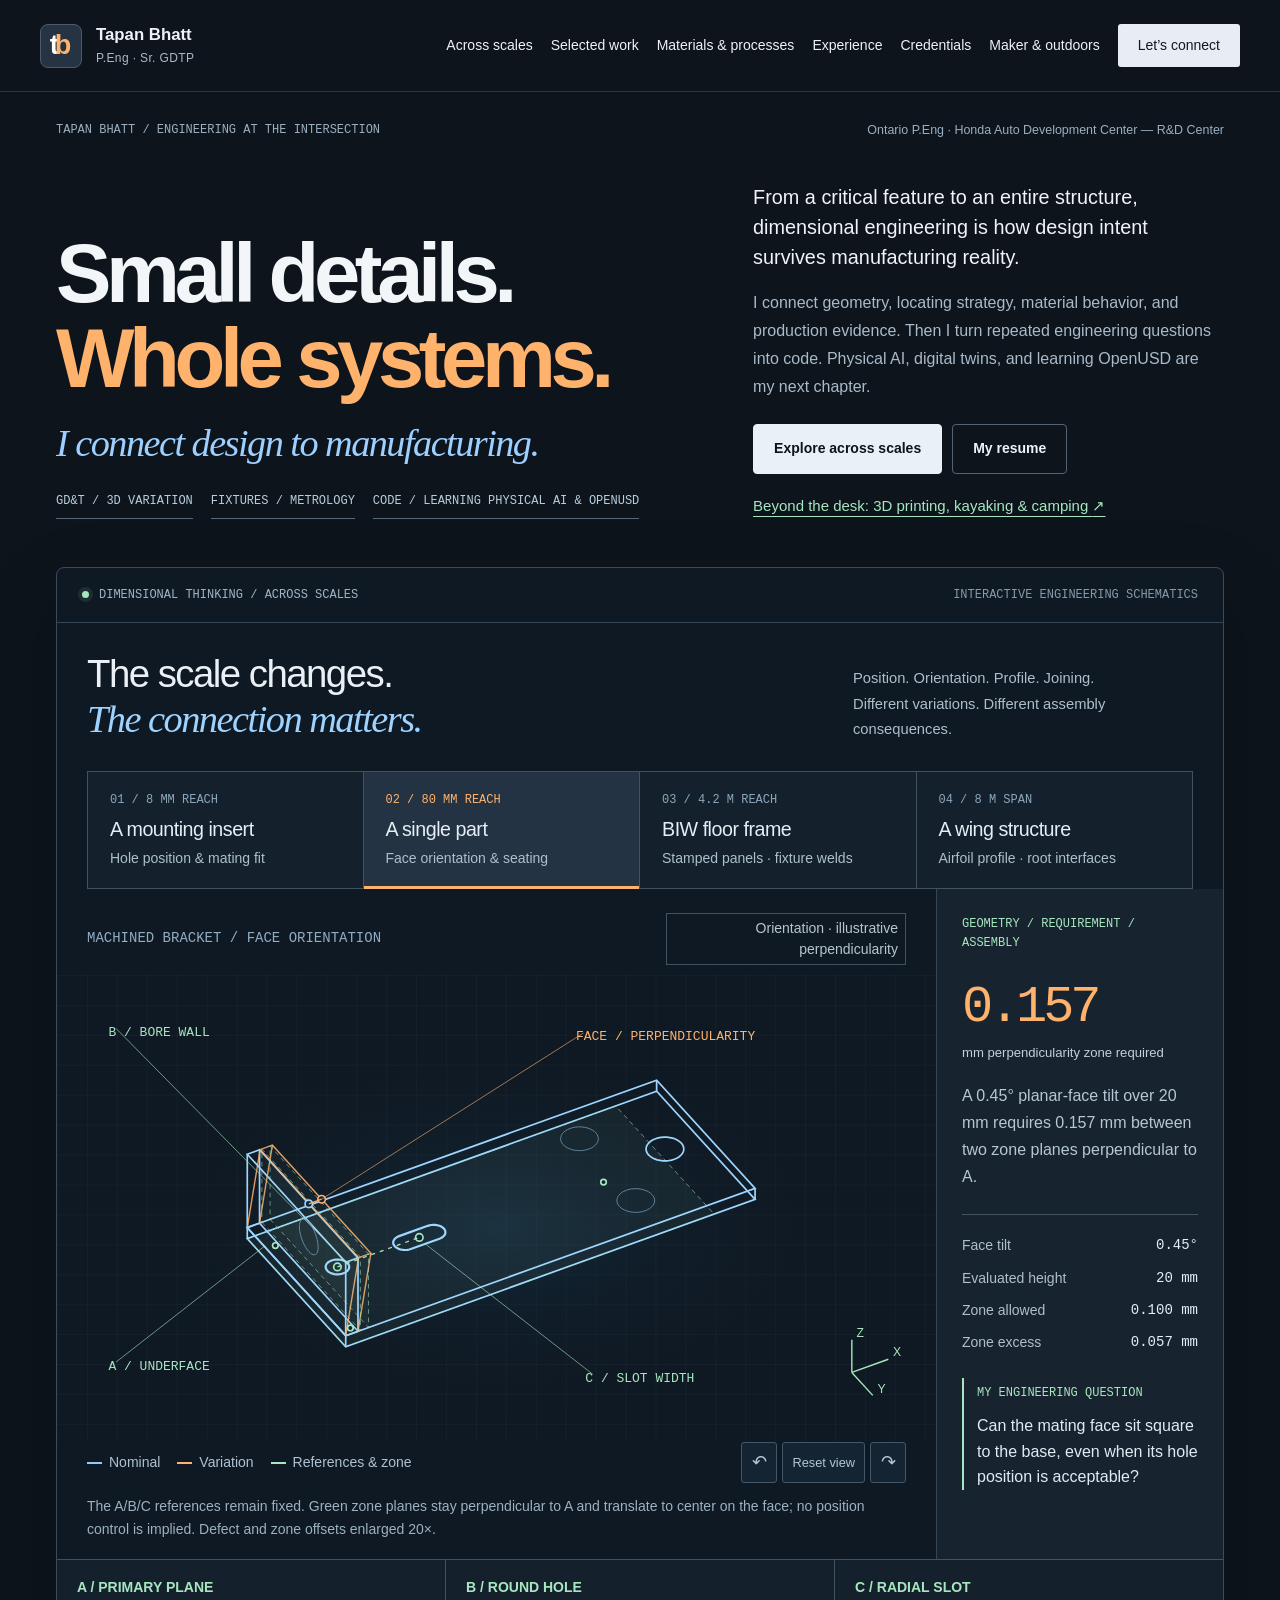
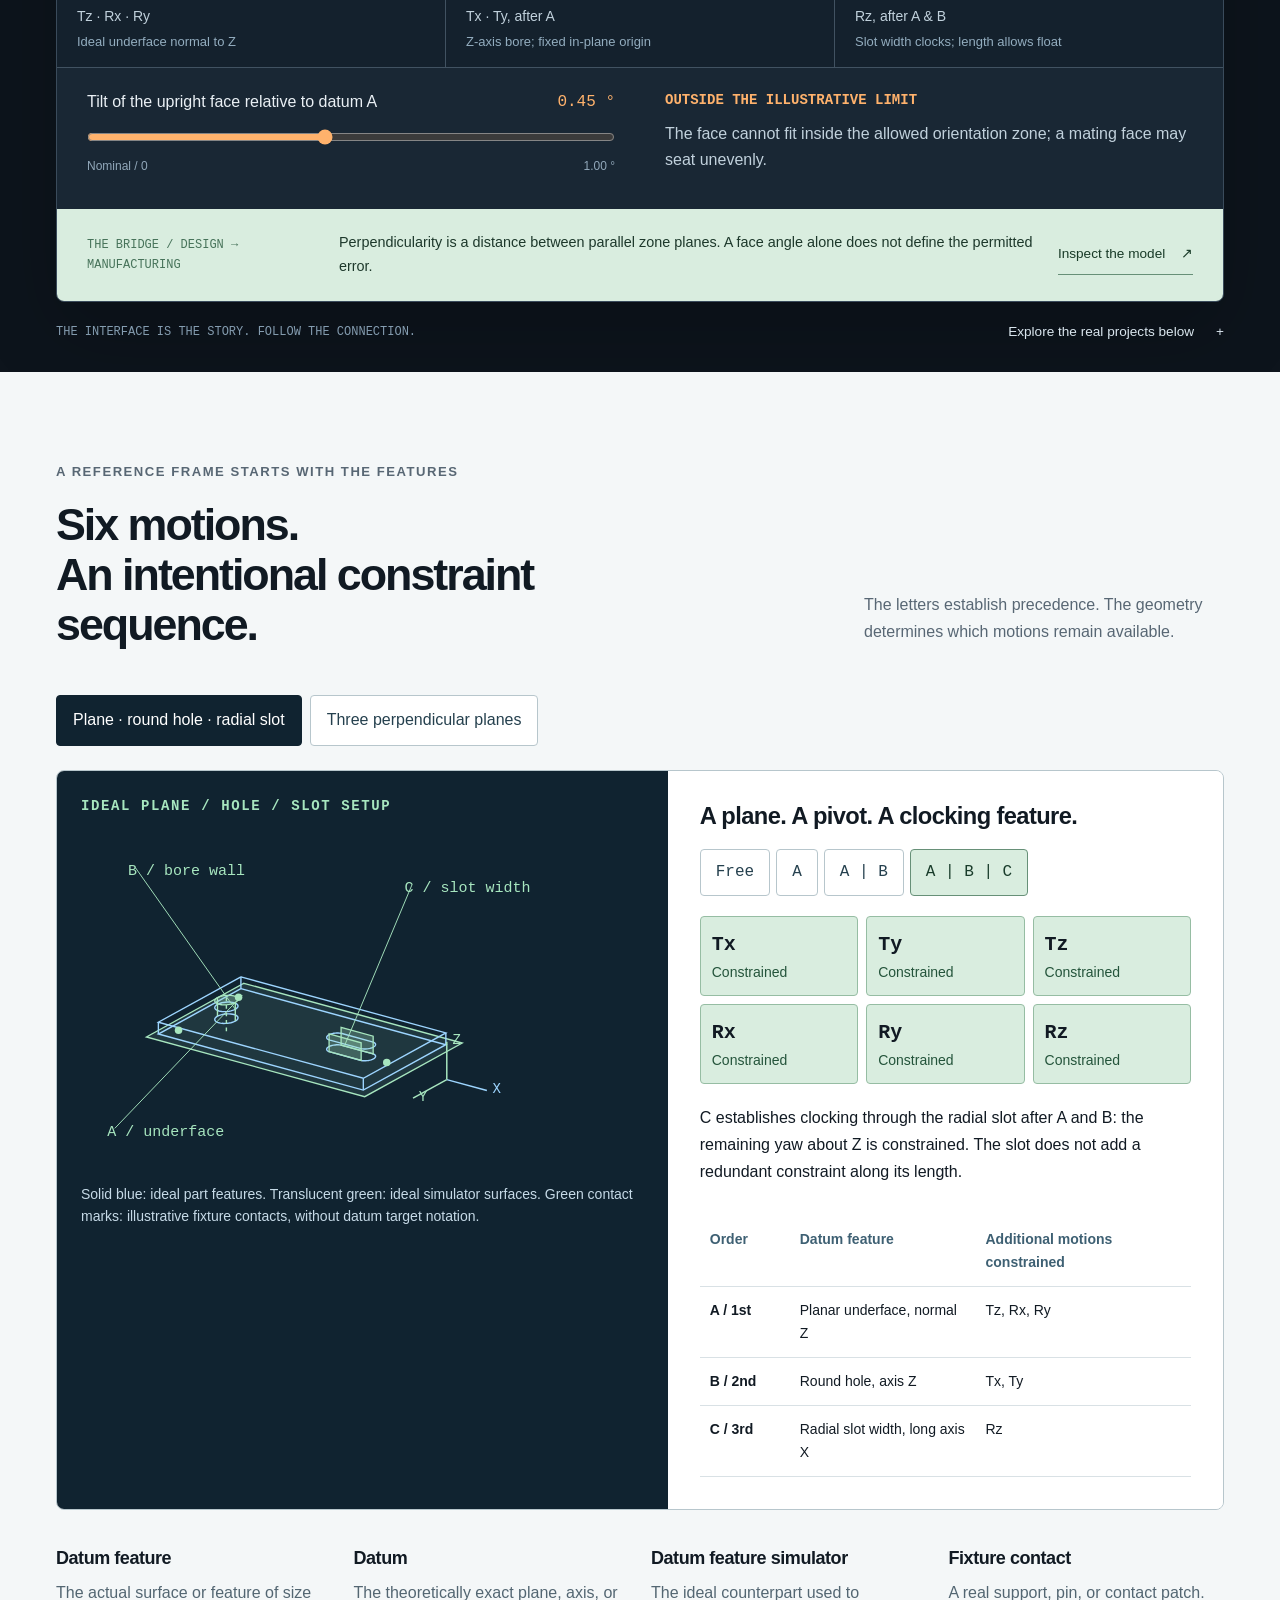
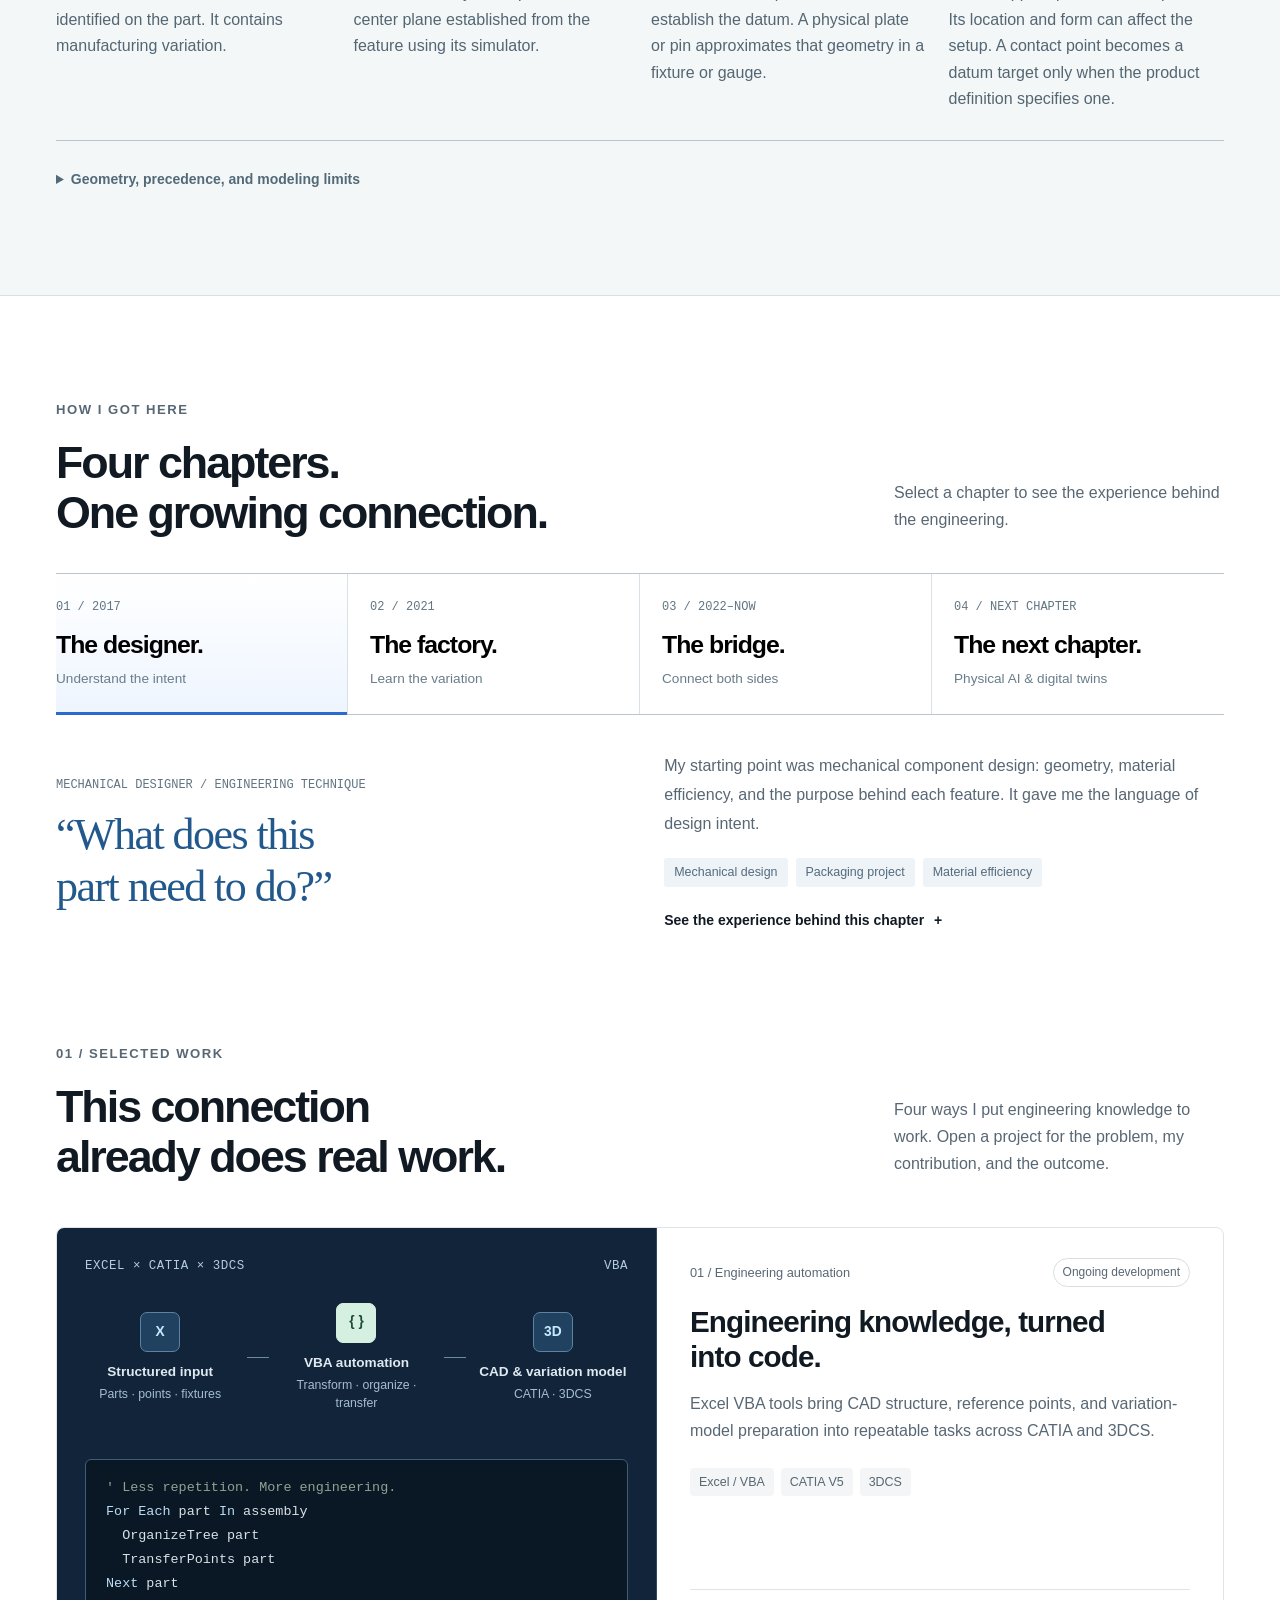
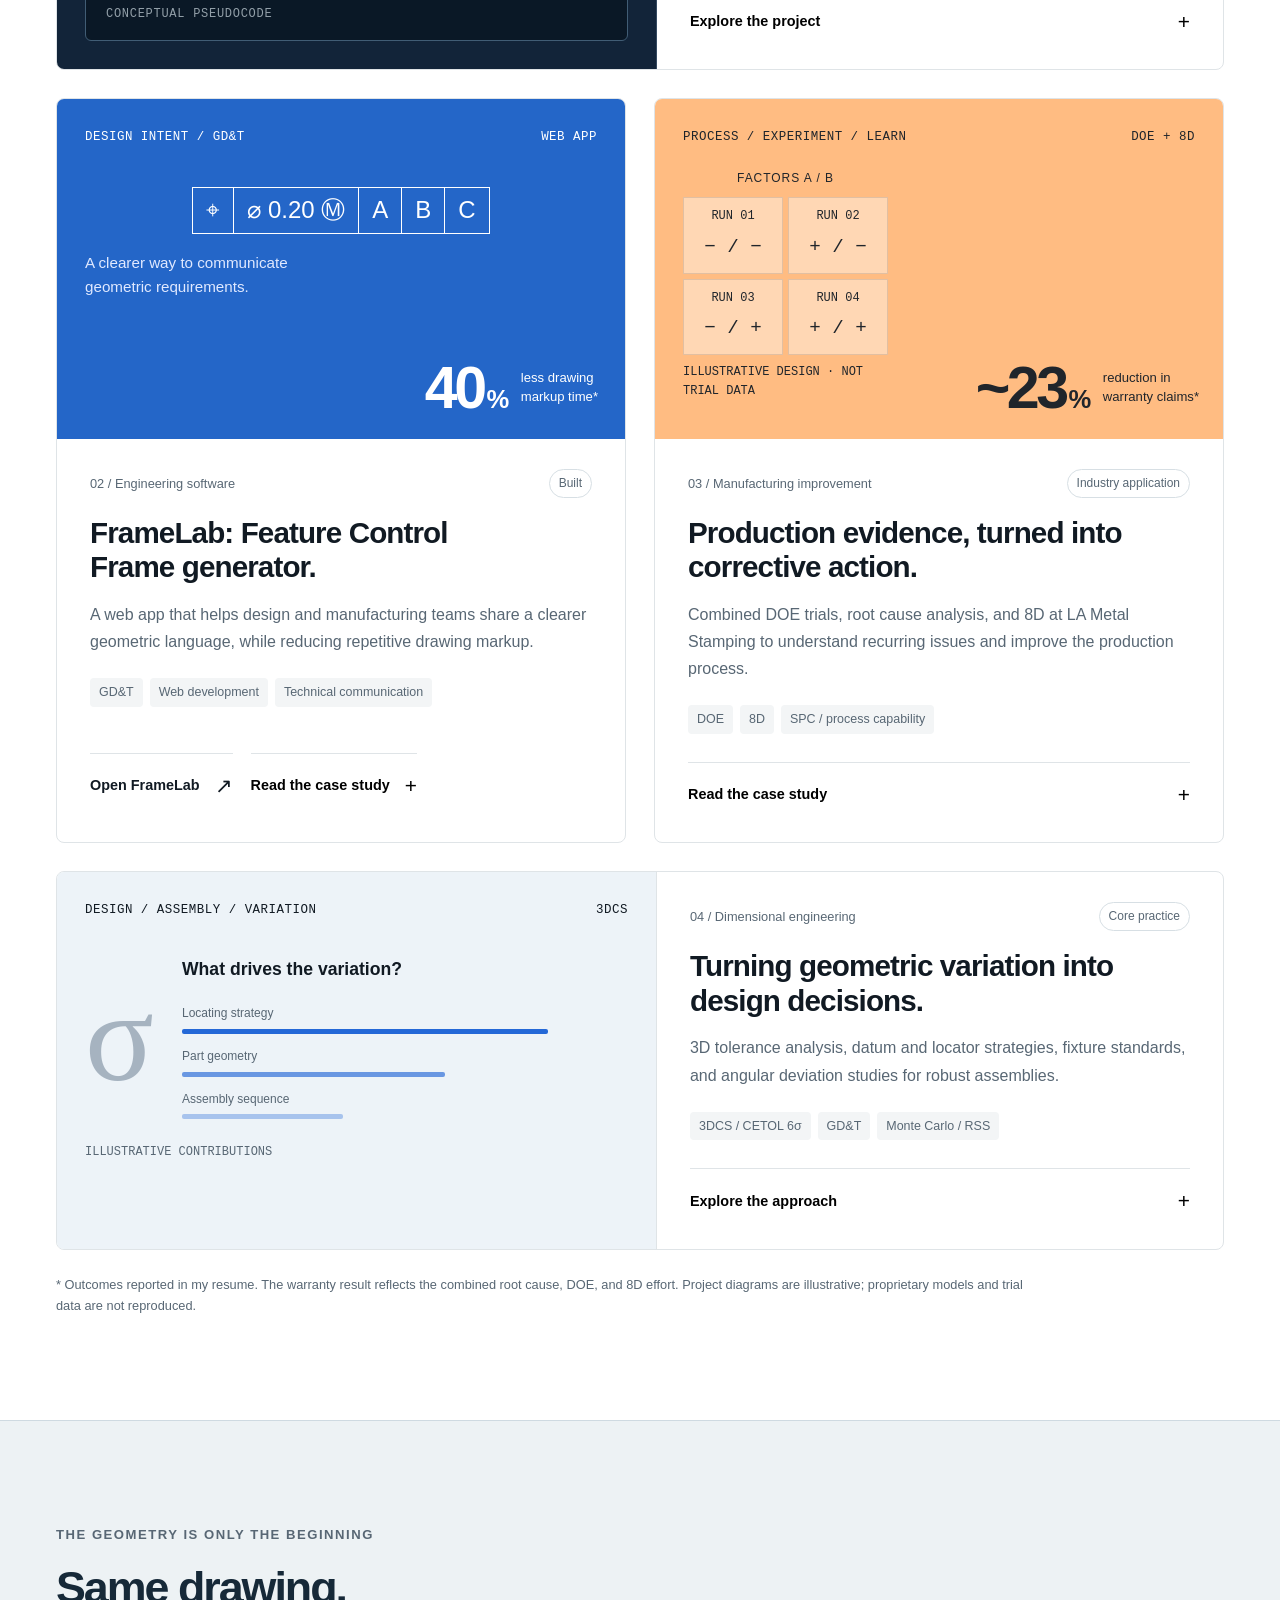
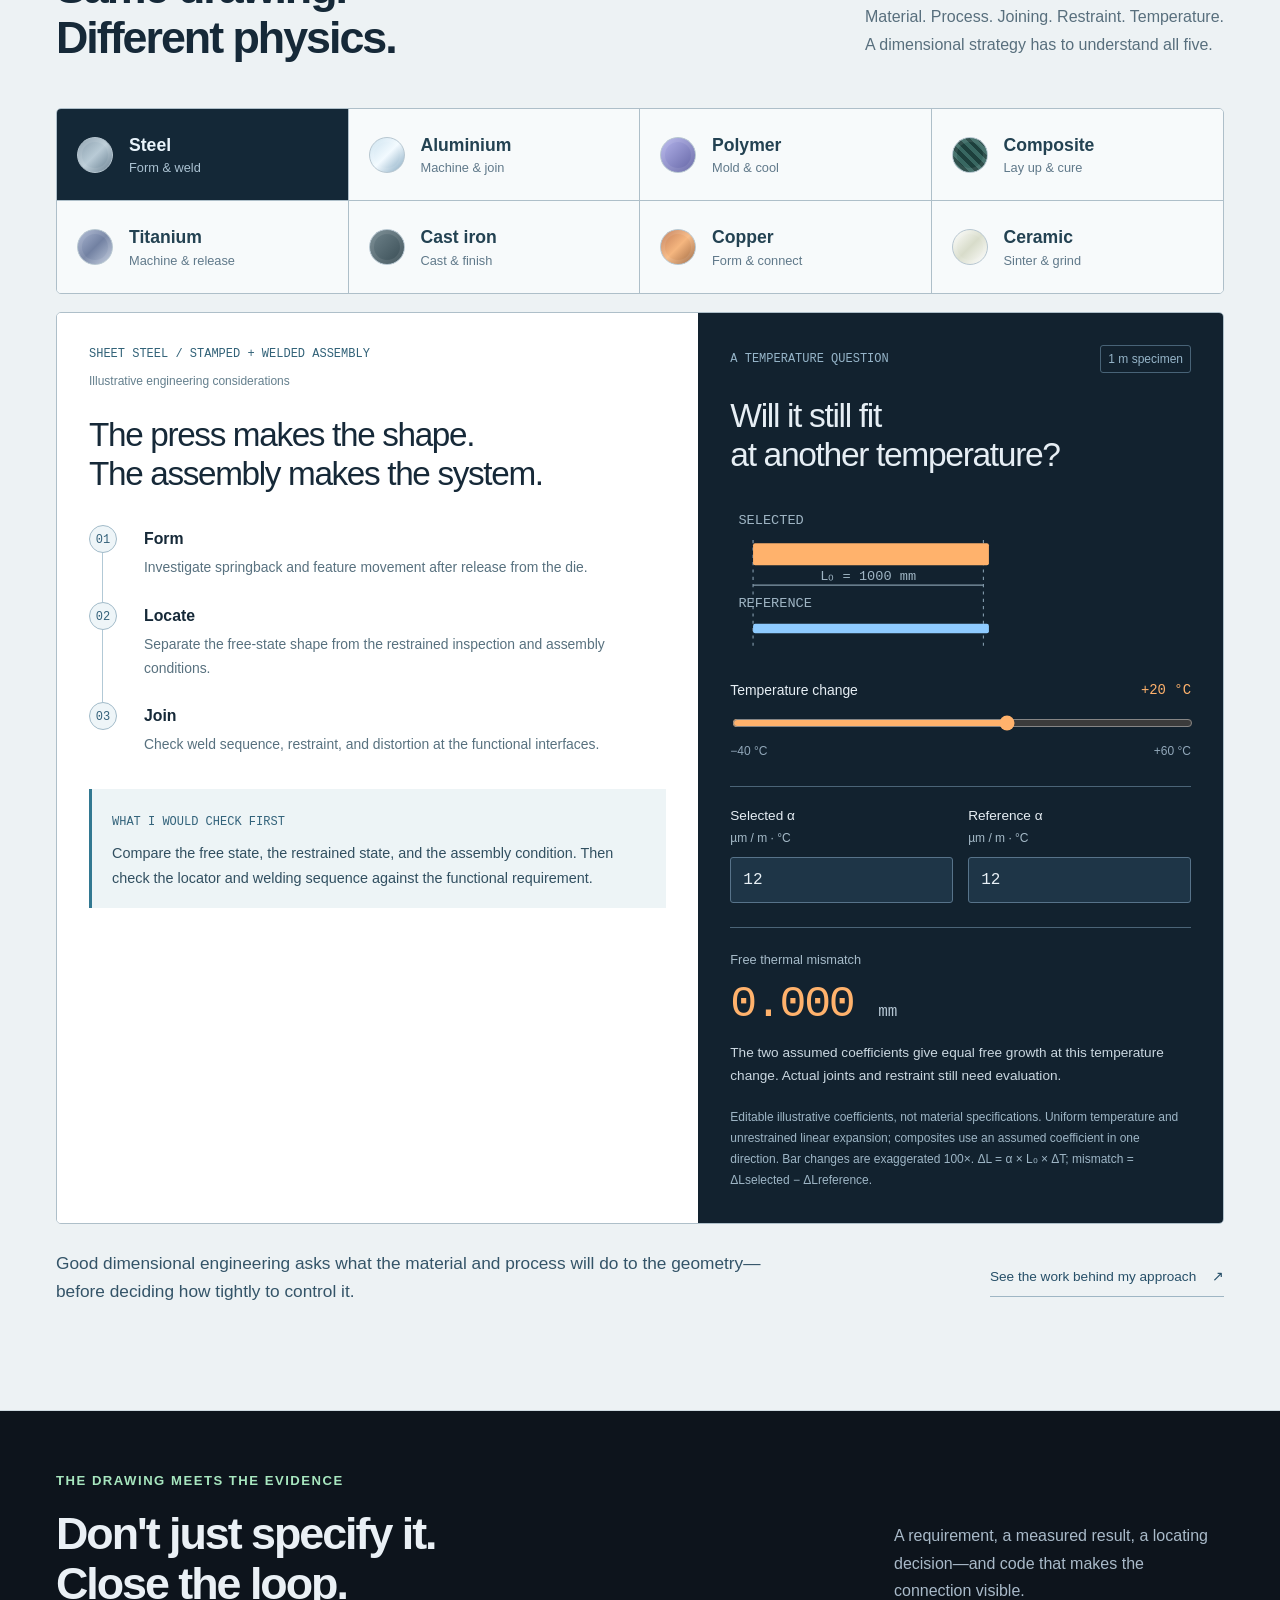
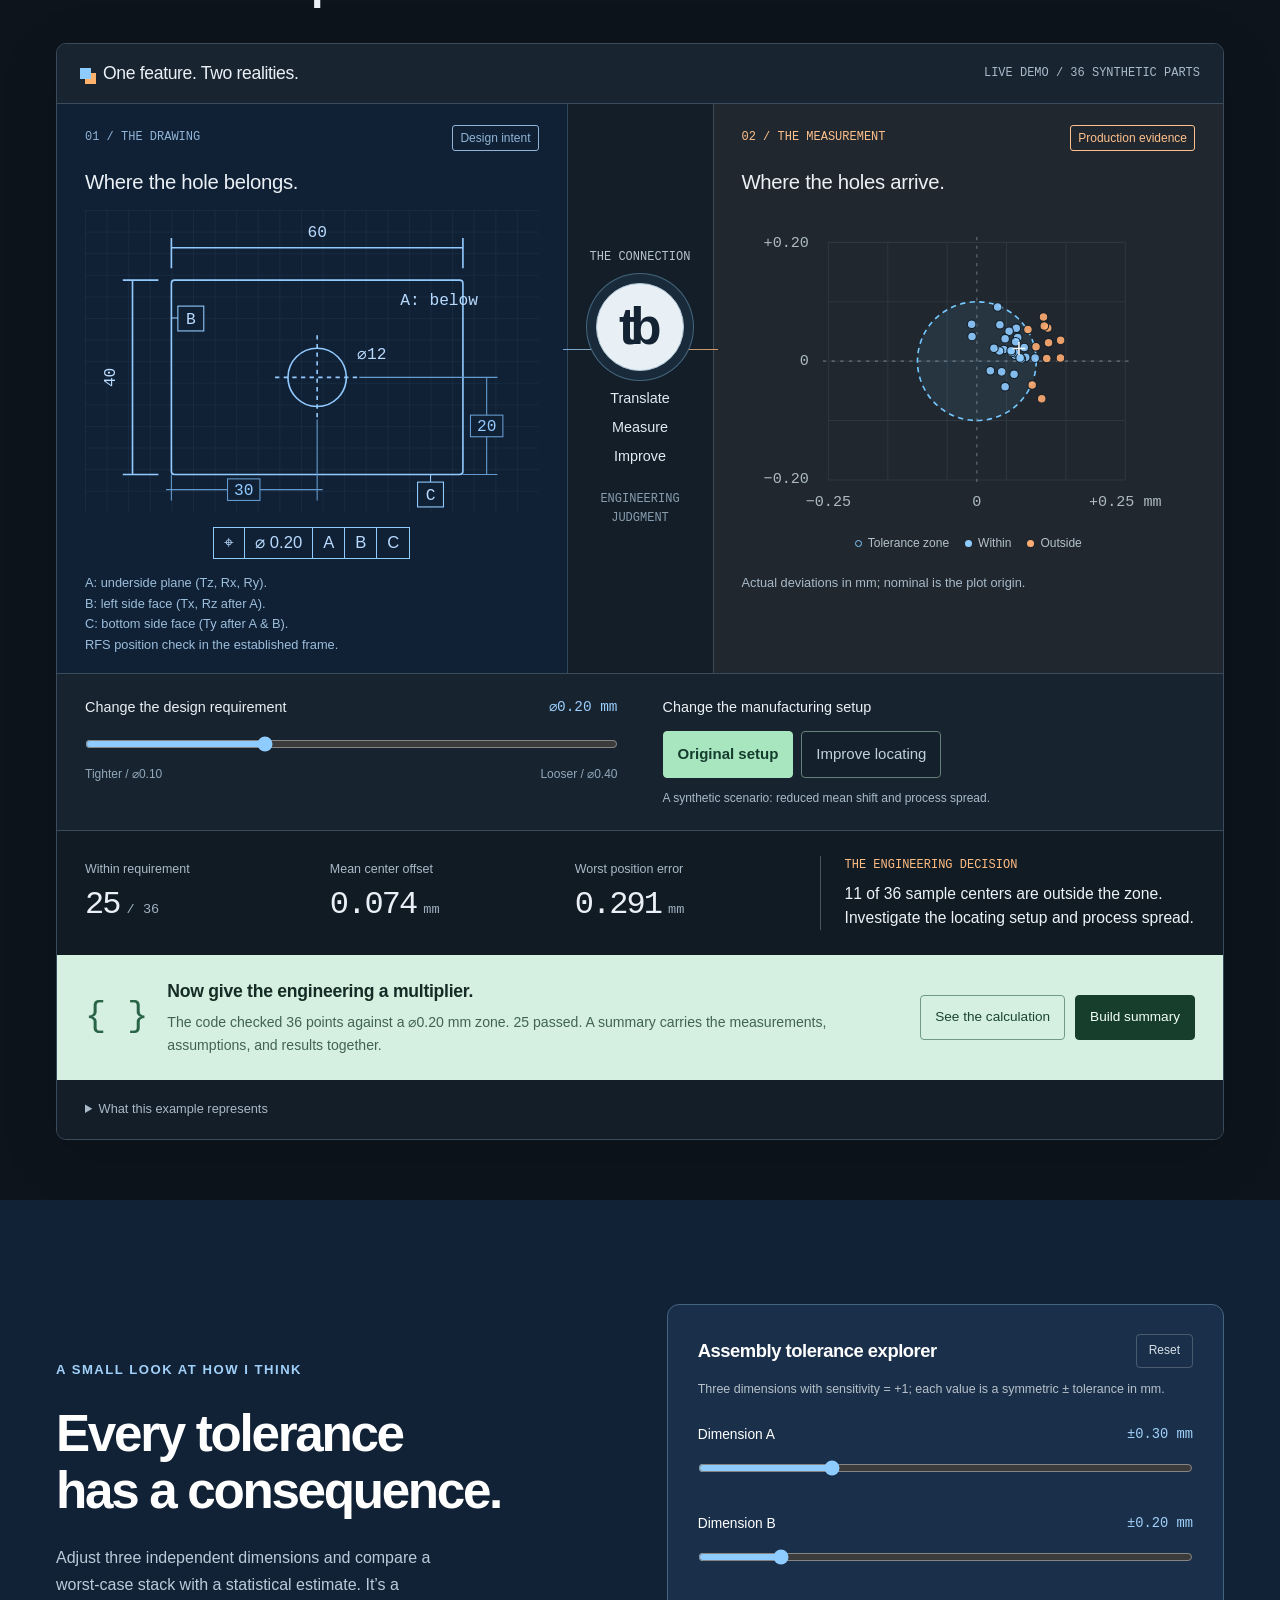
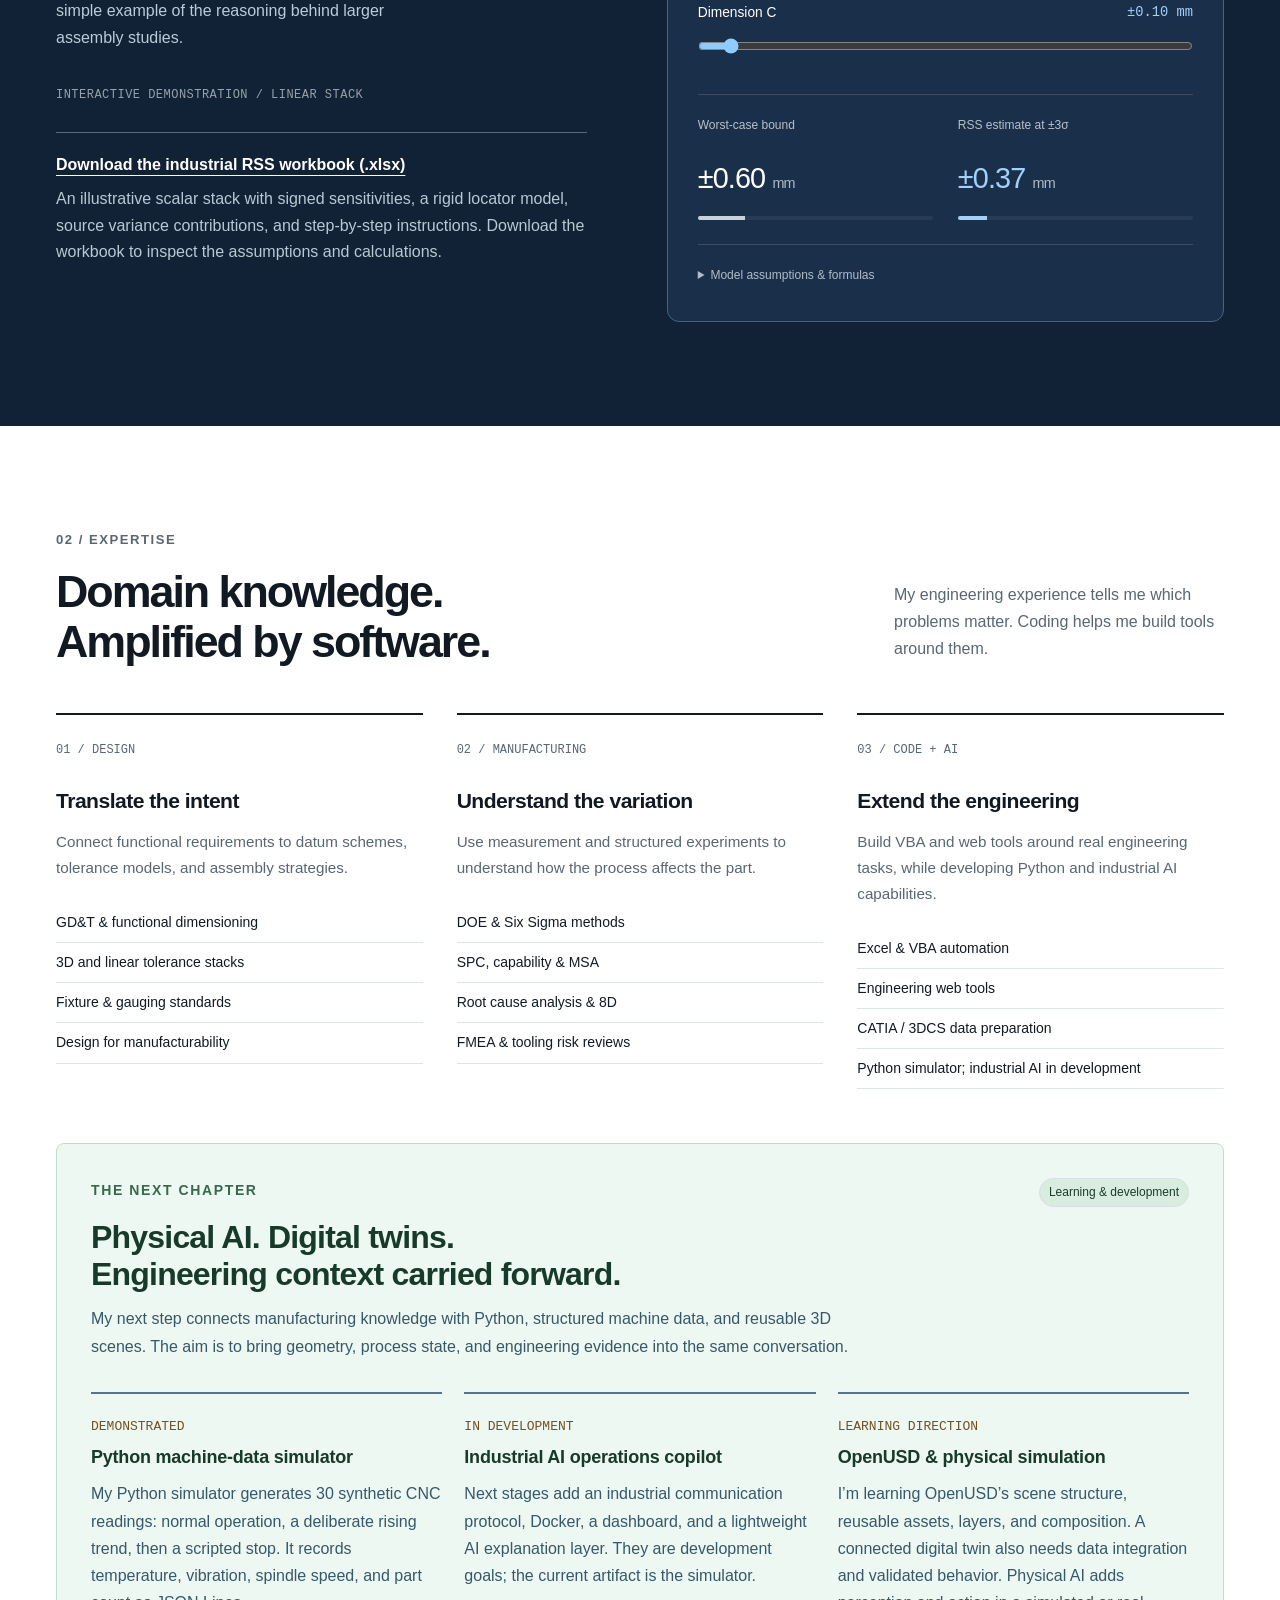
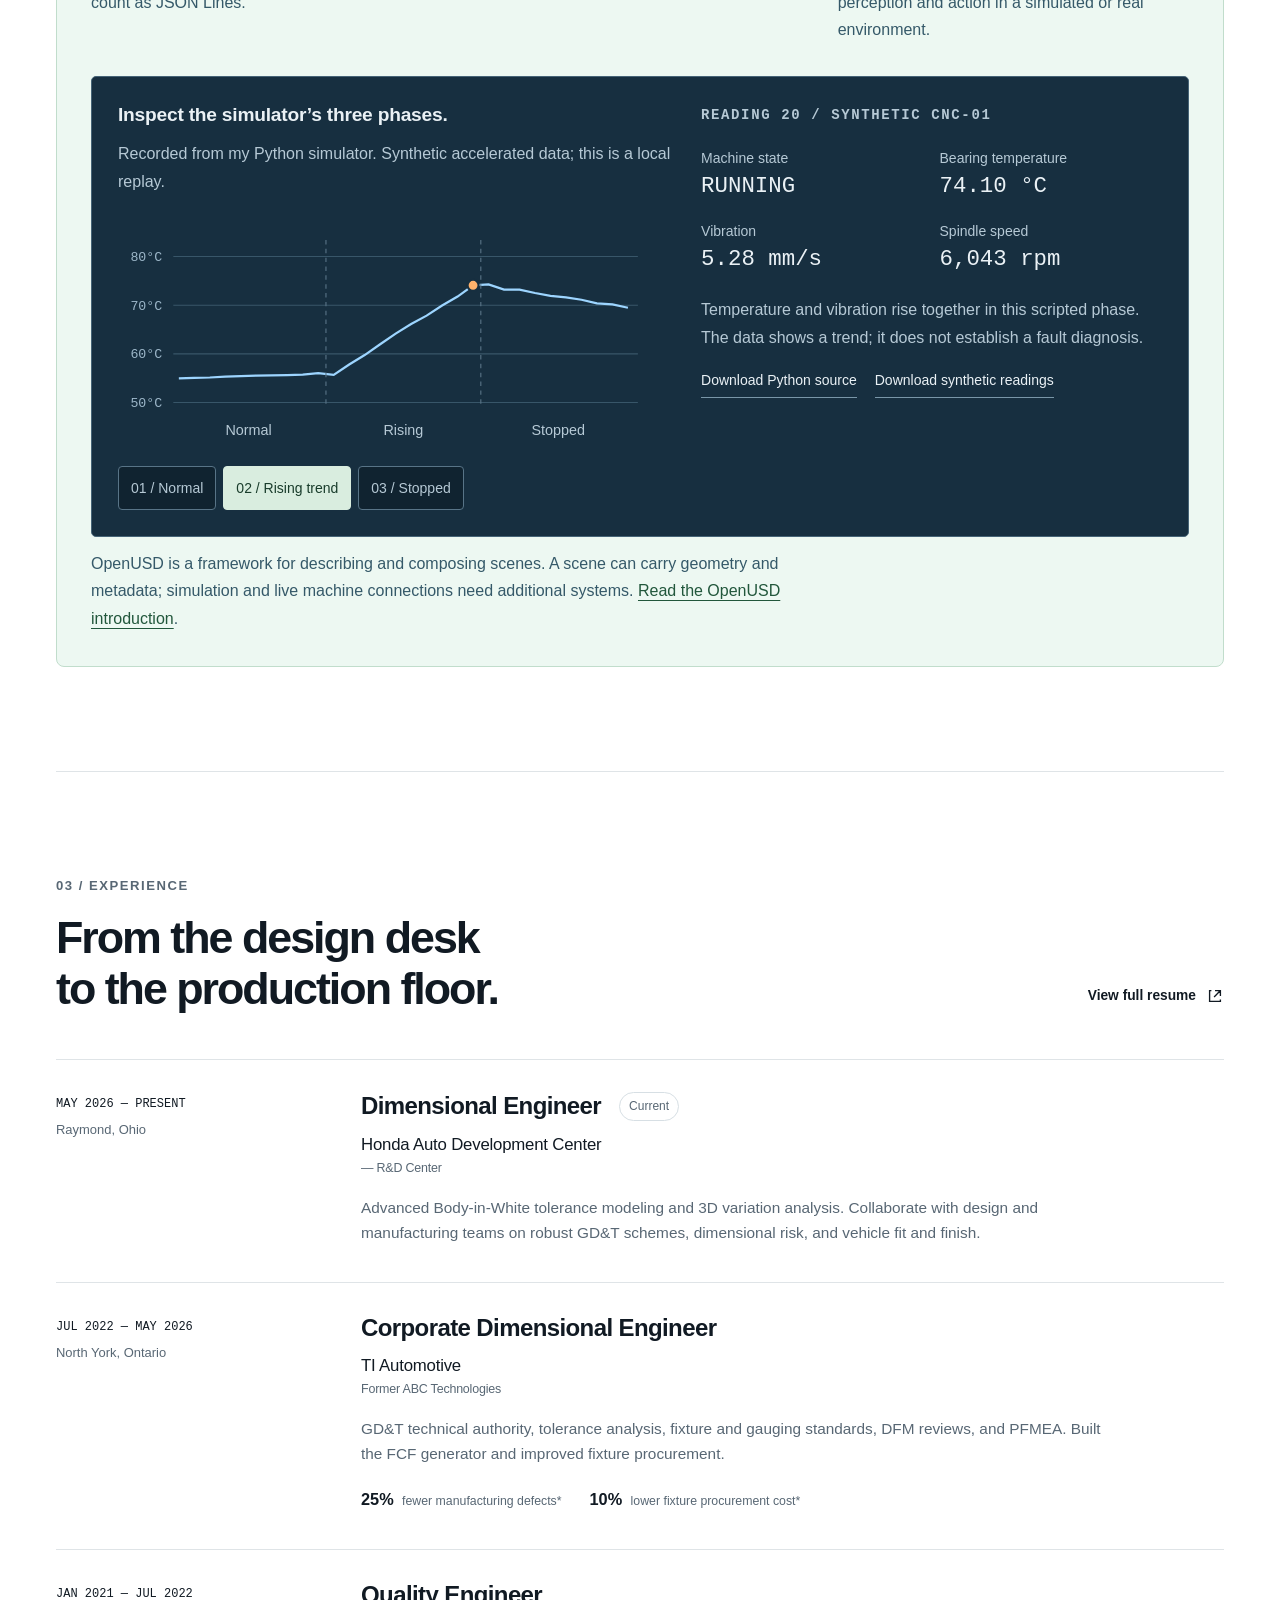
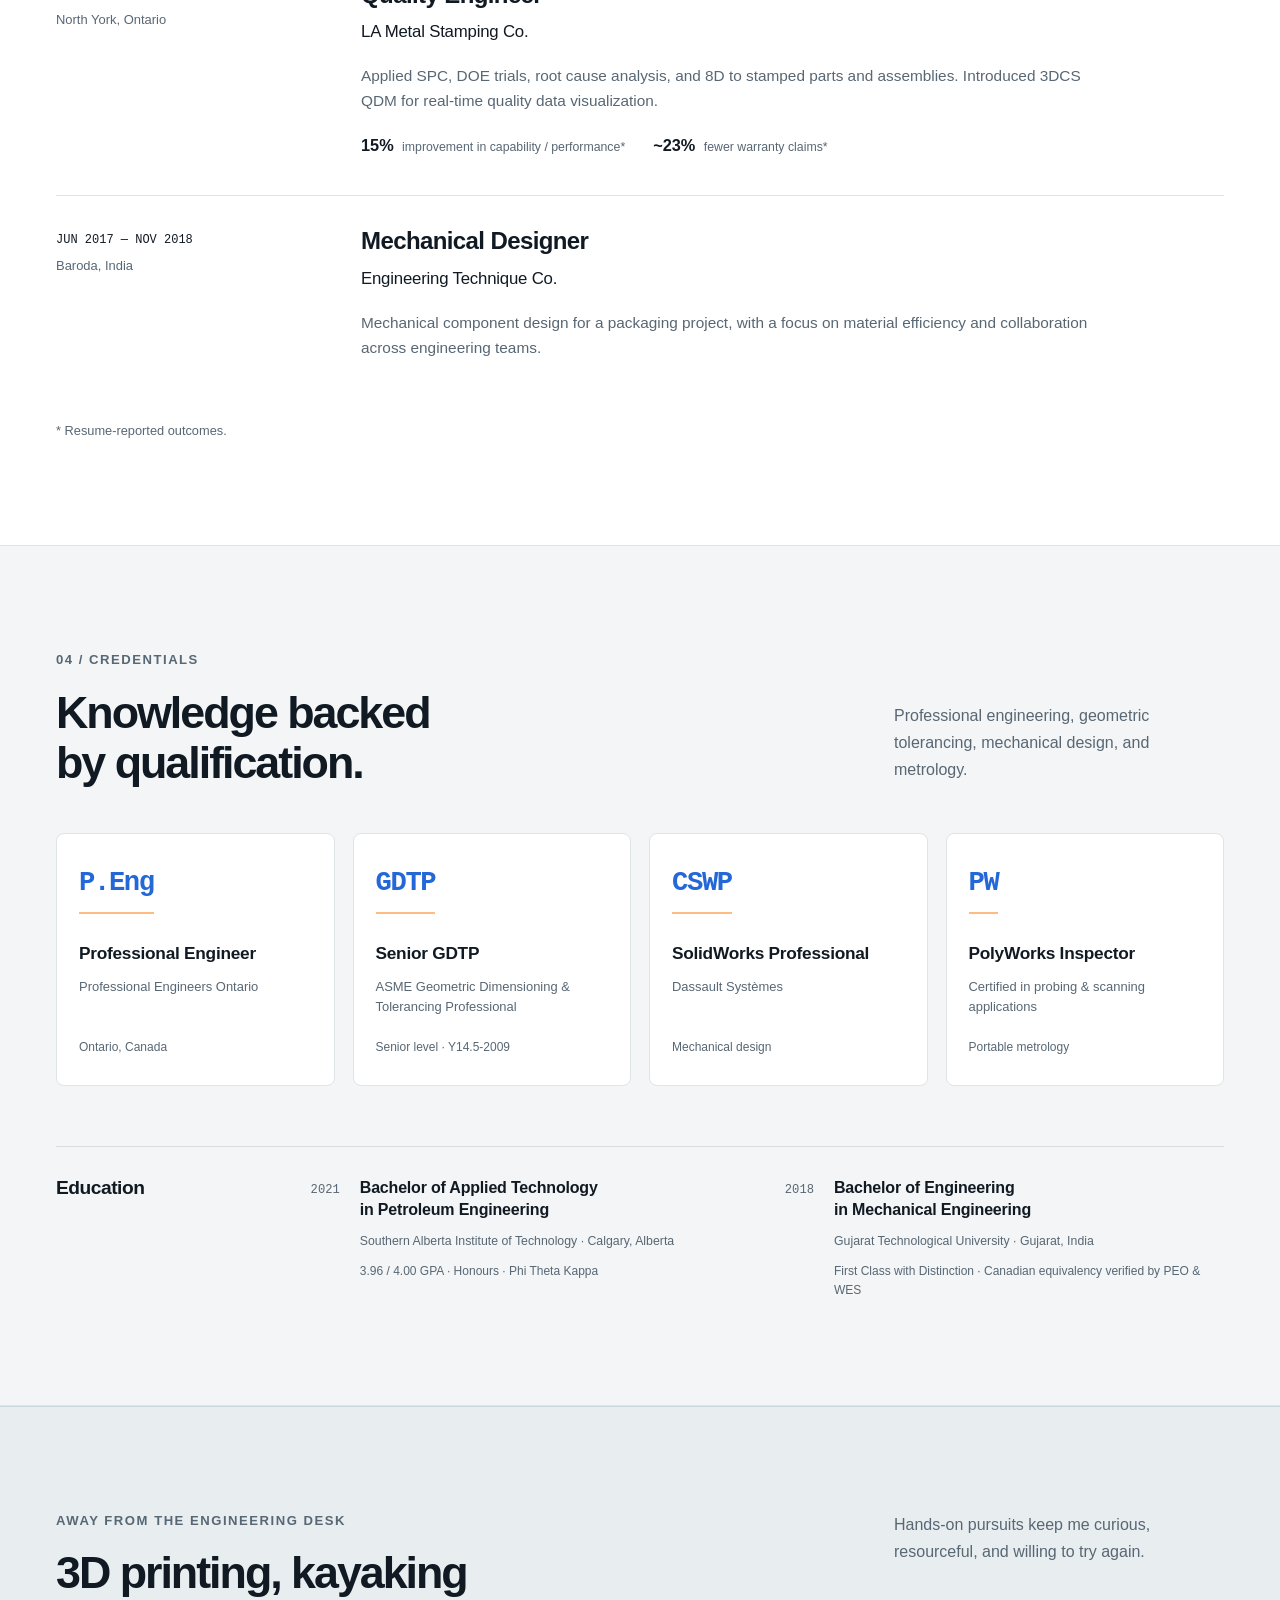
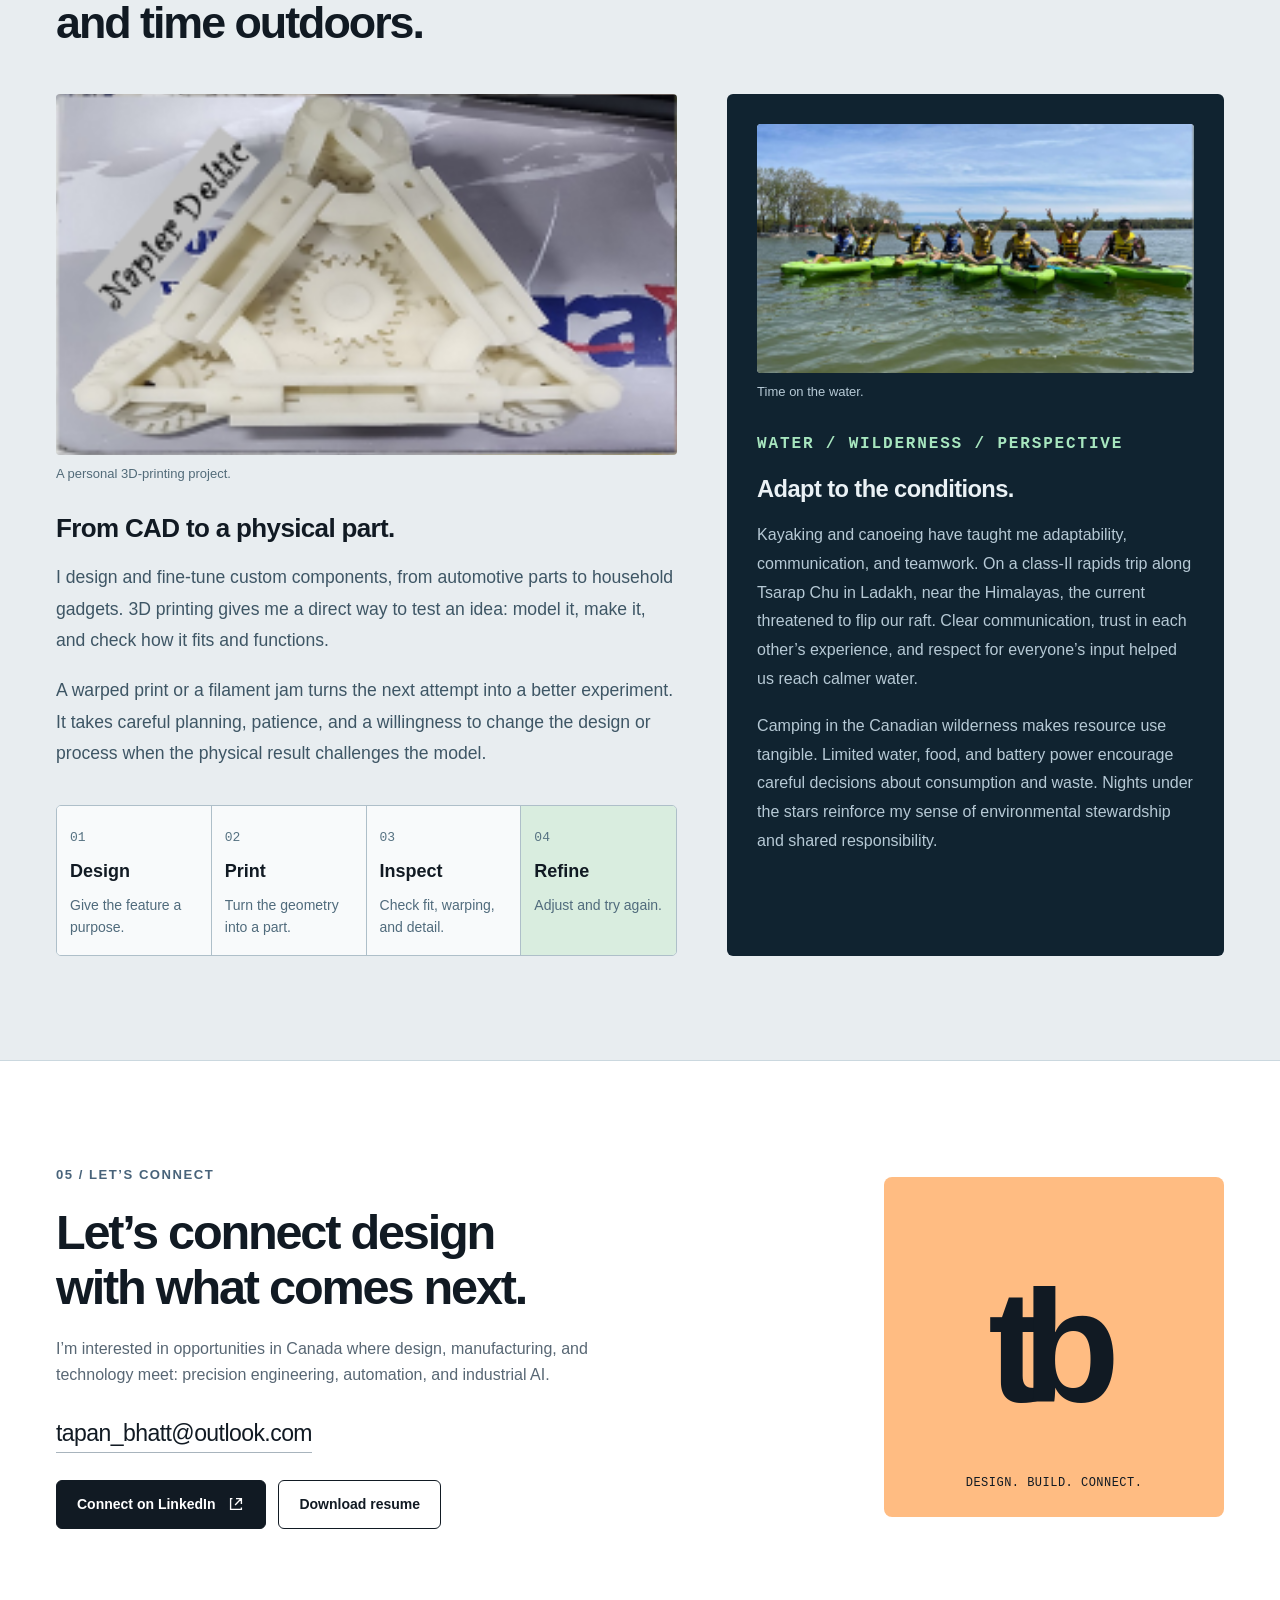
<file: index.html>
<!doctype html>
<html lang="en">
<head>
  <meta charset="utf-8">
  <meta name="viewport" content="width=device-width, initial-scale=1">
  <meta name="theme-color" content="#0d141c">
  <meta name="description" content="Tapan Bhatt, P.Eng, Senior GDTP. Dimensional engineering from individual features to Body-in-White systems. Explore locating strategy, material and process considerations, engineering code, and developing Physical AI, digital twin, and OpenUSD capabilities.">
  <meta name="portfolio-revision" content="2026-10-04-datums-maker-rss">
  <title>Tapan Bhatt — Bridging Design & Manufacturing</title>
  <link rel="icon" type="image/svg+xml" href="data:image/svg+xml,%3Csvg xmlns='http://www.w3.org/2000/svg' viewBox='0 0 40 40'%3E%3Crect width='40' height='40' rx='9' fill='%230d141c'/%3E%3Cpath d='M8 10h24v5h-9v16h-6V15H8z' fill='%23ffb26c'/%3E%3C/svg%3E">
  <link rel="stylesheet" href="./styles.css">
  <link rel="stylesheet" href="./bridge.css">
  <link rel="stylesheet" href="./atlas.css">
  <link rel="stylesheet" href="./revisions.css">
  <script src="./script.js" defer></script>
  <script src="./bridge.js" defer></script>
  <script src="./atlas.js" defer></script>
  <script src="./evidence.js" defer></script>
</head>
<body class="bridge-edition">
  <a class="skip-link" href="#main">Skip to content</a>
  <header class="site-header">
    <a class="brand" href="#home" aria-label="Tapan Bhatt, home"><span class="brand-mark" aria-hidden="true">t<span>b</span></span><span>Tapan Bhatt<span class="brand-sub">P.Eng · Sr. GDTP</span></span></a>
    <button class="menu-button" type="button" aria-expanded="false" aria-controls="main-nav">Menu <span aria-hidden="true">☰</span></button>
    <nav id="main-nav" aria-label="Main navigation">
      <a href="#precision-atlas">Across scales</a><a href="#projects">Selected work</a><a href="#materials">Materials & processes</a><a href="#experience">Experience</a><a href="#credentials">Credentials</a><a href="#maker">Maker & outdoors</a><a class="nav-contact" href="#contact">Let’s connect</a>
    </nav>
  </header>
  <main id="main">
    <section class="bridge-hero" id="home" aria-labelledby="hero-title">
      <div class="section-shell">
        <div class="hero-masthead"><span class="mono">TAPAN BHATT / ENGINEERING AT THE INTERSECTION</span><span class="hero-location">Ontario P.Eng · Honda Auto Development Center — R&D Center</span></div>
        <div class="bridge-intro"><div><h1 id="hero-title">Small details.<br><span>Whole systems.</span><em>I connect design to manufacturing.</em></h1><div class="hero-expertise mono"><span>GD&T / 3D VARIATION</span><span>FIXTURES / METROLOGY</span><span>CODE / LEARNING PHYSICAL AI & OPENUSD</span></div></div><div class="bridge-intro-copy"><p>From a critical feature to an entire structure, dimensional engineering is how design intent survives manufacturing reality.</p><p>I connect geometry, locating strategy, material behavior, and production evidence. Then I turn repeated engineering questions into code. Physical AI, digital twins, and learning OpenUSD are my next chapter.</p><div class="hero-actions"><a class="button button-light" href="#precision-atlas">Explore across scales</a><a class="button button-ghost" href="./assets/Tapan_Bhatt_Resume.pdf" download>My resume</a></div><a class="hero-maker-link" href="#maker">Beyond the desk: 3D printing, kayaking & camping <span aria-hidden="true">↗</span></a></div></div>

        <div class="precision-atlas" id="precision-atlas" aria-labelledby="atlas-title">
          <div class="atlas-topline"><div><span class="atlas-live-dot" aria-hidden="true"></span><span class="mono">DIMENSIONAL THINKING / ACROSS SCALES</span></div><span class="mono">INTERACTIVE ENGINEERING SCHEMATICS</span></div>
          <div class="atlas-heading"><h2 id="atlas-title">The scale changes.<br><em>The connection matters.</em></h2><p>Position. Orientation. Profile. Joining.<br>Different variations. Different assembly consequences.</p></div>
          <div class="scale-selector" role="group" aria-label="Choose an engineering scale"><button type="button" data-scale="micro" aria-pressed="false"><span class="mono">01 / 8 MM REACH</span><strong>A mounting insert</strong><small>Hole position & mating fit</small></button><button type="button" data-scale="part" aria-pressed="true" class="is-active"><span class="mono">02 / 80 MM REACH</span><strong>A single part</strong><small>Face orientation & seating</small></button><button type="button" data-scale="body" aria-pressed="false"><span class="mono">03 / 4.2 M REACH</span><strong>BIW floor frame</strong><small>Stamped panels · fixture welds</small></button><button type="button" data-scale="airframe" aria-pressed="false"><span class="mono">04 / 8 M SPAN</span><strong>A wing structure</strong><small>Airfoil profile · root interfaces</small></button></div>
          <div class="atlas-workspace">
            <div class="atlas-viewport"><div class="viewport-meta"><span id="scale-geometry" class="mono">MACHINED BRACKET / DATUM-TO-FEATURE</span><span id="scale-status">Illustrative application</span></div>
              <svg id="scale-scene" viewBox="0 0 940 500" role="img" aria-labelledby="scale-scene-title scale-scene-desc"><title id="scale-scene-title">Interactive bracket locating schematic</title><desc id="scale-scene-desc">Fixed A/B/C references with a varied functional feature. Position, orientation, joining, and section-profile examples use different error modes.</desc><defs><pattern id="atlas-grid" width="32" height="32" patternUnits="userSpaceOnUse"><path d="M32 0H0V32" fill="none" stroke="#abc7df" stroke-opacity=".075"/></pattern><radialGradient id="atlas-glow"><stop stop-color="#205981" stop-opacity=".24"/><stop offset="1" stop-color="#0e1720" stop-opacity="0"/></radialGradient></defs><rect width="940" height="500" fill="url(#atlas-grid)"/><ellipse cx="470" cy="268" rx="390" ry="210" fill="url(#atlas-glow)"/><g id="scale-geometry-lines"></g><g id="scale-datums"></g><g id="scale-annotations"></g></svg>
              <div class="scene-bottom"><div class="scene-key"><span><i class="nominal-key"></i>Nominal</span><span><i class="actual-key"></i>Variation</span><span><i class="datum-key"></i>References & zone</span></div><div class="view-buttons" role="group" aria-label="Rotate engineering view"><button type="button" id="view-left" aria-label="Rotate view left">↶</button><button type="button" id="view-reset">Reset view</button><button type="button" id="view-right" aria-label="Rotate view right">↷</button></div></div>
              <p class="scene-hint" id="scale-scene-note">Drag to rotate · Use the view buttons on touch devices.</p>
            </div>
            <aside class="atlas-readout"><div class="readout-eyebrow mono">GEOMETRY / REQUIREMENT / ASSEMBLY</div><div class="readout-primary"><output id="scale-tip">0.157</output><span id="scale-metric-label">mm perpendicularity zone required</span></div><p id="scale-explanation">A planar-face tilt requires a distance between parallel zone planes.</p><div id="scale-facts" class="readout-facts"></div><div class="readout-question"><span class="mono">MY ENGINEERING QUESTION</span><p id="scale-question">Can the mating face sit square to the base?</p></div></aside>
          </div>
          <div class="datum-summary" aria-label="Datum constraint summary"><div><strong>A / PRIMARY PLANE</strong><span>Tz · Rx · Ry</span><small>Ideal underface normal to Z</small></div><div><strong>B / ROUND HOLE</strong><span>Tx · Ty, after A</span><small>Z-axis bore; the fixed in-plane pivot</small></div><div><strong>C / RADIAL SLOT</strong><span>Rz, after A & B</span><small>Slot width clocks; its length allows float</small></div></div>
<div class="atlas-controls"><div><label for="locator-mismatch"><span id="variation-control-label">Tilt of the upright face relative to datum A</span> <output id="locator-output">0.45°</output></label><input id="locator-mismatch" type="range" min="0" max="1" value="0.45" step="0.01"><div class="control-scale"><span>Nominal / 0</span><span id="variation-max">1.00°</span></div></div><div class="acceptance-panel"><strong id="scale-acceptance" class="mono" aria-live="polite"></strong><p id="scale-consequence"></p><div id="fixture-view" hidden><span class="control-label">Compare the joining condition</span><div class="fixture-buttons" role="group" aria-label="Floor assembly condition"><button type="button" data-floor-state="held" aria-pressed="false">Welded in fixture</button><button type="button" data-floor-state="released" class="is-active" aria-pressed="true">After release</button></div></div></div></div>
          <div class="atlas-lesson"><span class="mono">THE BRIDGE / DESIGN → MANUFACTURING</span><p id="scale-lesson">The feature requirement, the datum strategy, and the actual fixture must tell the same story.</p><button type="button" id="scale-method">Inspect the model <span aria-hidden="true">↗</span></button></div>
        </div>

        <div class="hero-signoff"><span class="mono">THE INTERFACE IS THE STORY. FOLLOW THE CONNECTION.</span><a href="#projects">Explore the real projects below <span aria-hidden="true">+</span></a></div>
      </div>
    </section>

<section class="datum-lab" id="datums" aria-labelledby="datum-title"><div class="section-shell">
 <div class="section-heading"><div><p class="eyebrow">A reference frame starts with the features</p><h2 id="datum-title">Six motions.<br>An intentional constraint sequence.</h2></div><p class="section-deck">The letters establish precedence. The geometry determines which motions remain available.</p></div>
 <div class="datum-schemes" role="group" aria-label="Choose a datum scheme"><button type="button" data-datum-scheme="hole-slot" class="is-active" aria-pressed="true">Plane · round hole · radial slot</button><button type="button" data-datum-scheme="planes" aria-pressed="false">Three perpendicular planes</button></div>
 <div class="datum-workspace"><div class="datum-graphic"><p class="eyebrow mono" id="datum-graphic-label">IDEAL PLANE / HOLE / SLOT SETUP</p><svg id="datum-diagram" viewBox="0 0 600 390" role="img" aria-labelledby="datum-diagram-title datum-diagram-desc"><title id="datum-diagram-title">A plane, B hole, C slot locating scheme</title><desc id="datum-diagram-desc">A primary planar underface, a secondary Z-axis round hole, and a tertiary X-oriented radial slot establish six constraints in precedence order.</desc></svg><p>Solid blue: ideal part features. Translucent green: ideal simulator surfaces. Green contact marks: illustrative fixture contacts, without datum target notation.</p></div>
 <div class="datum-content"><h3 id="datum-scheme-title">A plane. A pivot. A clocking feature.</h3><div class="datum-stages" role="group" aria-label="Apply datum precedence"><button type="button" data-datum-stage="0" aria-pressed="false">Free</button><button type="button" data-datum-stage="1" aria-pressed="false">A</button><button type="button" data-datum-stage="2" aria-pressed="false">A | B</button><button type="button" data-datum-stage="3" class="is-active" aria-pressed="true">A | B | C</button></div><div class="dof-grid" id="dof-grid" aria-live="polite"></div><p id="datum-action" aria-live="polite"></p><table class="datum-matrix"><thead><tr><th scope="col">Order</th><th scope="col">Datum feature</th><th scope="col">Additional motions constrained</th></tr></thead><tbody id="datum-matrix-body"></tbody></table></div></div>
 <div class="datum-definitions"><article><h3>Datum feature</h3><p>The actual surface or feature of size identified on the part. It contains manufacturing variation.</p></article><article><h3>Datum</h3><p>The theoretically exact plane, axis, or center plane established from the feature using its simulator.</p></article><article><h3>Datum feature simulator</h3><p>The ideal counterpart used to establish the datum. A physical plate or pin approximates that geometry in a fixture or gauge.</p></article><article><h3>Fixture contact</h3><p>A real support, pin, or contact patch. Its location and form can affect the setup. A contact point becomes a datum target only when the product definition specifies one.</p></article></div>
 <details class="technical-notes"><summary>Geometry, precedence, and modeling limits</summary><p>The diagrams use ideal rigid geometry. A is a planar underface normal to Z. In the hole/slot scheme, B is a round hole with its axis along Z; C is the width of an X-oriented radial slot located away from B. A constrains Tz, Rx, Ry; B then constrains Tx, Ty; C then constrains Rz. In the three-plane scheme, B is a side face normal to Y, and C is an end face normal to X. B then constrains Ty and Rz; C then constrains Tx.</p><p>The same A/B/C letters therefore produce different allocations. Cylindrical primary datums, patterns, material-boundary modifiers, imperfect surfaces, and restrained or nonrigid parts require their own interpretation. These examples omit clearance and datum mobility. Clamps maintain contact; clamp force is not an additional datum. Drawing requirements govern a production or inspection setup.</p><div class="source-links"><a href="https://www.faro.com/en/Resource-Library/Article/gd-t-in-precision-engineering-using-slots-in-precision-location" target="_blank" rel="noopener noreferrer">FARO: hole/slot locating</a><a href="https://www.keyence.com/ss/products/measure-sys/gd-and-t/datum/type.jsp" target="_blank" rel="noopener noreferrer">KEYENCE: datum geometry</a><a href="https://www.asme.org/codes-standards/find-codes-standards/y14-5-dimensioning-tolerancing" target="_blank" rel="noopener noreferrer">ASME Y14.5</a></div></details>
</div></section>

    <section class="journey-section section-shell section-pad" id="story" aria-labelledby="story-title">
      <div class="section-heading"><div><p class="eyebrow">How I got here</p><h2 id="story-title">Four chapters.<br>One growing connection.</h2></div><p class="section-deck">Select a chapter to see the experience behind the engineering.</p></div>
      <div class="chapter-tabs" role="tablist" aria-label="Career chapters"><button id="chapter-design" role="tab" aria-selected="true" aria-controls="chapter-panel" tabindex="0" data-chapter="design"><span class="mono">01 / 2017</span><strong>The designer.</strong><small>Understand the intent</small></button><button id="chapter-factory" role="tab" aria-selected="false" aria-controls="chapter-panel" tabindex="-1" data-chapter="factory"><span class="mono">02 / 2021</span><strong>The factory.</strong><small>Learn the variation</small></button><button id="chapter-bridge" role="tab" aria-selected="false" aria-controls="chapter-panel" tabindex="-1" data-chapter="bridge"><span class="mono">03 / 2022–NOW</span><strong>The bridge.</strong><small>Connect both sides</small></button><button id="chapter-code" role="tab" aria-selected="false" aria-controls="chapter-panel" tabindex="-1" data-chapter="code"><span class="mono">04 / NEXT CHAPTER</span><strong>The next chapter.</strong><small>Physical AI & digital twins</small></button></div>
      <div class="chapter-panel" id="chapter-panel" role="tabpanel" aria-labelledby="chapter-design" tabindex="0"><div class="chapter-quote"><span class="mono" id="chapter-role">MECHANICAL DESIGNER / ENGINEERING TECHNIQUE</span><h3 id="chapter-question">“What does this<br>part need to do?”</h3></div><div class="chapter-detail"><p id="chapter-story">My starting point was mechanical component design: geometry, material efficiency, and the purpose behind each feature. It gave me the language of design intent.</p><div class="chapter-tags" id="chapter-tags"><span>Mechanical design</span><span>Packaging project</span><span>Material efficiency</span></div><a class="inline-link" id="chapter-link" href="#experience">See the experience behind this chapter <span aria-hidden="true">+</span></a></div></div>
    </section>

    <section class="projects section-shell section-pad" id="projects" aria-labelledby="projects-title">
      <div class="section-heading"><div><p class="eyebrow">01 / Selected work</p><h2 id="projects-title">This connection<br>already does real work.</h2></div><p class="section-deck">Four ways I put engineering knowledge to work. Open a project for the problem, my contribution, and the outcome.</p></div>
      <div class="project-grid">
        <article class="project-card project-featured">
          <div class="project-visual macro-visual" aria-label="Schematic of an Excel and CAD automation process">
            <div class="visual-header mono"><span>EXCEL × CATIA × 3DCS</span><span>VBA</span></div>
            <div class="macro-process"><div><span class="process-icon">X</span><strong>Structured input</strong><small>Parts · points · fixtures</small></div><span class="process-link" aria-hidden="true"></span><div><span class="process-icon code-icon">{ }</span><strong>VBA automation</strong><small>Transform · organize · transfer</small></div><span class="process-link" aria-hidden="true"></span><div><span class="process-icon">3D</span><strong>CAD & variation model</strong><small>CATIA · 3DCS</small></div></div>
            <div class="code-preview mono"><span class="code-comment">' Less repetition. More engineering.</span><br><span class="code-keyword">For Each</span> part <span class="code-keyword">In</span> assembly<br>&nbsp;&nbsp;OrganizeTree part<br>&nbsp;&nbsp;TransferPoints part<br><span class="code-keyword">Next</span> part<span class="code-label">CONCEPTUAL PSEUDOCODE</span></div>
          </div>
          <div class="project-content"><div class="project-meta"><span>01 / Engineering automation</span><span class="pill">Ongoing development</span></div><h3>Engineering knowledge, turned into code.</h3><p>Excel VBA tools bring CAD structure, reference points, and variation-model preparation into repeatable tasks across CATIA and 3DCS.</p><div class="tags"><span>Excel / VBA</span><span>CATIA V5</span><span>3DCS</span></div><button type="button" class="text-button" data-project="vba">Explore the project <span aria-hidden="true">+</span></button></div>
        </article>
        <article class="project-card">
          <div class="project-visual fcf-visual"><div class="visual-header mono"><span>DESIGN INTENT / GD&T</span><span>WEB APP</span></div><div class="frame-demo" aria-label="Illustrative position feature control frame"><span>⌖</span><span>⌀ 0.20 Ⓜ</span><span>A</span><span>B</span><span>C</span></div><p class="visual-caption">A clearer way to communicate<br>geometric requirements.</p><div class="visual-stat"><strong>40<span>%</span></strong><span>less drawing<br>markup time*</span></div></div>
          <div class="project-content"><div class="project-meta"><span>02 / Engineering software</span><span class="pill">Built</span></div><h3>FrameLab: Feature Control Frame generator.</h3><p>A web app that helps design and manufacturing teams share a clearer geometric language, while reducing repetitive drawing markup.</p><div class="tags"><span>GD&T</span><span>Web development</span><span>Technical communication</span></div><div class="project-links"><a class="text-button framelab-link" href="./framelab/" target="_blank" rel="noopener noreferrer">Open FrameLab <span aria-hidden="true">↗</span></a><button type="button" class="text-button" data-project="fcf">Read the case study <span aria-hidden="true">+</span></button></div></div>
        </article>
        <article class="project-card">
          <div class="project-visual doe-visual"><div class="visual-header mono"><span>PROCESS / EXPERIMENT / LEARN</span><span>DOE + 8D</span></div><div class="doe-matrix" aria-label="Illustrative two factor experiment matrix"><span class="matrix-label">FACTORS A / B</span><div class="matrix-cells"><span><small>RUN 01</small>− / −</span><span><small>RUN 02</small>+ / −</span><span><small>RUN 03</small>− / +</span><span><small>RUN 04</small>+ / +</span></div><span class="matrix-caption mono">ILLUSTRATIVE DESIGN · NOT TRIAL DATA</span></div><div class="visual-stat"><strong>~23<span>%</span></strong><span>reduction in<br>warranty claims*</span></div></div>
          <div class="project-content"><div class="project-meta"><span>03 / Manufacturing improvement</span><span class="pill">Industry application</span></div><h3>Production evidence, turned into corrective action.</h3><p>Combined DOE trials, root cause analysis, and 8D at LA Metal Stamping to understand recurring issues and improve the production process.</p><div class="tags"><span>DOE</span><span>8D</span><span>SPC / process capability</span></div><button type="button" class="text-button" data-project="doe">Read the case study <span aria-hidden="true">+</span></button></div>
        </article>
        <article class="project-card project-wide">
          <div class="project-visual variation-visual"><div class="visual-header mono"><span>DESIGN / ASSEMBLY / VARIATION</span><span>3DCS</span></div><div class="variation-numbers"><span class="variation-symbol">σ</span><div><p>What drives the variation?</p><div class="contribution-bars" aria-label="Illustrative contributions; not customer data"><div><span>Locating strategy</span><i style="--bar:82%"></i></div><div><span>Part geometry</span><i style="--bar:59%"></i></div><div><span>Assembly sequence</span><i style="--bar:36%"></i></div></div></div></div><span class="mini-note mono">ILLUSTRATIVE CONTRIBUTIONS</span></div>
          <div class="project-content"><div class="project-meta"><span>04 / Dimensional engineering</span><span class="pill">Core practice</span></div><h3>Turning geometric variation into design decisions.</h3><p>3D tolerance analysis, datum and locator strategies, fixture standards, and angular deviation studies for robust assemblies.</p><div class="tags"><span>3DCS / CETOL 6σ</span><span>GD&T</span><span>Monte Carlo / RSS</span></div><button type="button" class="text-button" data-project="variation">Explore the approach <span aria-hidden="true">+</span></button></div>
        </article>
      </div>
      <p class="source-note">* Outcomes reported in my resume. The warranty result reflects the combined root cause, DOE, and 8D effort. Project diagrams are illustrative; proprietary models and trial data are not reproduced.</p>
    </section>



<section class="material-section section-pad" id="materials" aria-labelledby="materials-title"><div class="section-shell">
      <div class="section-heading"><div><p class="eyebrow">The geometry is only the beginning</p><h2 id="materials-title">Same drawing.<br>Different physics.</h2></div><p class="section-deck">Material. Process. Joining. Restraint. Temperature.<br>A dimensional strategy has to understand all five.</p></div>
      <div class="material-selector" role="group" aria-label="Explore a material and manufacturing process"><button type="button" data-material="steel" class="is-active" aria-pressed="true"><span class="material-swatch steel-swatch" aria-hidden="true"></span><span><strong>Steel</strong><small>Form & weld</small></span></button><button type="button" data-material="aluminium" aria-pressed="false"><span class="material-swatch aluminium-swatch" aria-hidden="true"></span><span><strong>Aluminium</strong><small>Machine & join</small></span></button><button type="button" data-material="polymer" aria-pressed="false"><span class="material-swatch polymer-swatch" aria-hidden="true"></span><span><strong>Polymer</strong><small>Mold & cool</small></span></button><button type="button" data-material="composite" aria-pressed="false"><span class="material-swatch composite-swatch" aria-hidden="true"></span><span><strong>Composite</strong><small>Lay up & cure</small></span></button><button type="button" data-material="titanium" aria-pressed="false"><span class="material-swatch titanium-swatch" aria-hidden="true"></span><span><strong>Titanium</strong><small>Machine & release</small></span></button><button type="button" data-material="casting" aria-pressed="false"><span class="material-swatch casting-swatch" aria-hidden="true"></span><span><strong>Cast iron</strong><small>Cast & finish</small></span></button><button type="button" data-material="copper" aria-pressed="false"><span class="material-swatch copper-swatch" aria-hidden="true"></span><span><strong>Copper</strong><small>Form & connect</small></span></button><button type="button" data-material="ceramic" aria-pressed="false"><span class="material-swatch ceramic-swatch" aria-hidden="true"></span><span><strong>Ceramic</strong><small>Sinter & grind</small></span></button></div>
      <div class="material-workspace"><div class="process-map"><div class="process-heading"><span class="mono" id="material-subtitle">SHEET STEEL / STAMPED + WELDED ASSEMBLY</span><span class="process-scope">Illustrative engineering considerations</span></div><h3 id="material-headline">The press makes the shape.<br>The assembly makes the system.</h3><div class="process-stations" id="process-stations"></div><div class="process-decision"><span class="mono">WHAT I WOULD CHECK FIRST</span><p id="material-check">Compare the free state, the restrained state, and the assembly condition. Then check the locator and welding sequence against the functional requirement.</p></div></div>
      <div class="thermal-lab"><div class="thermal-heading"><span class="mono">A TEMPERATURE QUESTION</span><span class="thermal-chip">1 m specimen</span></div><h3>Will it still fit<br>at another temperature?</h3><svg viewBox="0 0 440 160" class="thermal-diagram" role="img" aria-labelledby="thermal-title thermal-desc"><title id="thermal-title">Illustrative thermal expansion comparison</title><desc id="thermal-desc">Nominal and temperature-shifted one meter specimens compared with the selected reference material. Bar length differences are exaggerated.</desc><g font-family="Consolas,monospace" font-size="13" fill="#9fb5c4"><text x="8" y="30">SELECTED</text><text x="8" y="109">REFERENCE</text></g><path d="M22 45V148" stroke="#89a1b3" stroke-dasharray="3 4"/><path d="M242 45V148" stroke="#89a1b3" stroke-dasharray="3 4"/><rect id="thermal-selected-bar" x="22" y="48" width="220" height="21" rx="2" fill="#ffb26c"/><rect id="thermal-reference-bar" x="22" y="125" width="220" height="9" rx="2" fill="#8ecbff"/><path d="M22 88H242" stroke="#839aaa"/><text x="132" y="83" text-anchor="middle" font-family="Consolas,monospace" font-size="13" fill="#9fb5c4">L₀ = 1000 mm</text></svg>
      <label for="temperature-change">Temperature change <output id="temperature-output">+20 °C</output></label><input id="temperature-change" type="range" min="-40" max="60" step="1" value="20"><div class="control-scale"><span>−40 °C</span><span>+60 °C</span></div><div class="thermal-inputs"><label for="thermal-alpha">Selected α <span>µm / m · °C</span><input id="thermal-alpha" type="number" min="-10" max="150" step="0.1" value="12"></label><label for="thermal-reference">Reference α <span>µm / m · °C</span><input id="thermal-reference" type="number" min="-10" max="150" step="0.1" value="12"></label></div><div class="thermal-result" aria-live="polite"><span>Free thermal mismatch</span><strong id="thermal-mismatch">0.000 <small>mm</small></strong><p id="thermal-insight">Matching scalar coefficients gives zero free differential growth in this simplified model.</p></div><p class="thermal-note">Editable illustrative coefficients, not material specifications. Uniform temperature and unrestrained linear expansion; composites use an assumed coefficient in one direction. Bar changes are exaggerated 100×. ΔL = α × L₀ × ΔT; mismatch = ΔLselected − ΔLreference.</p></div></div>
      <div class="material-bottom"><p>Good dimensional engineering asks what the material and process will do to the geometry—before deciding how tightly to control it.</p><a href="#projects">See the work behind my approach <span aria-hidden="true">↗</span></a></div>
    </div></section>


    <section class="engineering-section" id="engineering-lab" aria-labelledby="engineering-title"><div class="section-shell"><div class="section-heading"><div><p class="eyebrow">The drawing meets the evidence</p><h2 id="engineering-title">Don't just specify it.<br>Close the loop.</h2></div><p class="section-deck">A requirement, a measured result, a locating decision—and code that makes the connection visible.</p></div>
        <div class="bridge-console" id="bridge-lab" aria-labelledby="bridge-lab-title">
          <div class="console-toolbar"><div><span class="console-square" aria-hidden="true"></span><h2 id="bridge-lab-title">One feature. Two realities.</h2></div><span class="console-demo-label mono">LIVE DEMO / 36 SYNTHETIC PARTS</span></div>
          <div class="console-body">
            <section class="design-pane" aria-labelledby="design-pane-title"><div class="pane-label"><span class="mono">01 / THE DRAWING</span><span class="pane-chip">Design intent</span></div><h3 id="design-pane-title">Where the hole belongs.</h3>
              <svg class="technical-drawing" viewBox="0 0 420 280" role="img" aria-labelledby="drawing-title drawing-desc">
                <title id="drawing-title">Illustrative plate drawing with a positioned hole</title><desc id="drawing-desc">A sixty by forty millimeter plate. A twelve millimeter hole is nominally centered thirty millimeters from the left edge and twenty millimeters from the bottom edge. The diagram is a simplified positional example.</desc>
                <defs><pattern id="blueprint-grid" width="20" height="20" patternUnits="userSpaceOnUse"><path d="M20 0H0V20" fill="none" stroke="#82b8e8" stroke-opacity=".11" stroke-width="1"/></pattern></defs>
                <rect width="420" height="280" fill="url(#blueprint-grid)"/>
                <g fill="none" stroke="#92caff" stroke-width="1.5"><rect x="80" y="65" width="270" height="180" rx="3"/><circle cx="215" cy="155" r="27"/><path d="M176 155H254M215 116V194" stroke-dasharray="4 4"/><path d="M80 54V26M350 54V26M80 35H350M80 30V40M350 30V40M68 65H35M68 245H35M44 65V245M39 65H49M39 245H49"/></g>
                <g fill="#b9daff" font-family="Consolas,monospace" font-size="15"><text x="215" y="25" text-anchor="middle">60</text><text x="28" y="155" text-anchor="middle" transform="rotate(-90 28 155)">40</text><text x="252" y="138">⌀12</text></g>
                <g fill="none" stroke="#659bd0" stroke-width="1"><path d="M80 245V269M215 194V269M80 259H215M75 259H85M210 259H220M350 245H382M254 155H382M372 155V245M367 155H377M367 245H377"/></g>
                <g font-family="Consolas,monospace" font-size="14" fill="#b9daff"><rect x="86" y="89" width="24" height="23" fill="#102135" stroke="#92caff"/><text x="98" y="106" text-anchor="middle">B</text><path d="M80 100H86" stroke="#92caff"/><rect x="308" y="252" width="24" height="23" fill="#102135" stroke="#92caff"/><text x="320" y="269" text-anchor="middle">C</text><path d="M320 245V252" stroke="#92caff"/><text x="292" y="88" font-size="12">A: below</text></g>
<g font-family="Consolas,monospace" font-size="13" fill="#92caff"><rect x="132" y="249" width="30" height="20" fill="#102135" stroke="#659bd0"/><text x="147" y="264" text-anchor="middle">30</text><rect x="357" y="190" width="30" height="20" fill="#102135" stroke="#659bd0"/><text x="372" y="205" text-anchor="middle">20</text></g>
              </svg>
              <div class="live-frame" role="img" id="live-frame" aria-label="Position tolerance diameter 0.20, regardless of feature size, relative to datums A, B, C"><span>⌖</span><span>⌀ <output id="frame-limit">0.20</output></span><span>A</span><span>B</span><span>C</span></div>
              <p class="pane-note">A: underside plane (Tz, Rx, Ry).<br>B: left side face (Tx, Rz after A).<br>C: bottom side face (Ty after A & B).<br>RFS position check in the established frame.</p>
            </section>
            <div class="connection-pane"><span class="connection-line" aria-hidden="true"></span><span class="connection-caption mono">THE CONNECTION</span><span class="engineer-node" aria-label="Tapan connects the drawing and production measurements">tb</span><div class="connection-steps"><span>Translate</span><span>Measure</span><span>Improve</span></div><span class="connection-foot mono">ENGINEERING<br>JUDGMENT</span></div>
            <section class="factory-pane" aria-labelledby="factory-pane-title"><div class="pane-label"><span class="mono">02 / THE MEASUREMENT</span><span class="pane-chip">Production evidence</span></div><h3 id="factory-pane-title">Where the holes arrive.</h3>
              <svg class="measurement-chart" viewBox="0 0 420 280" role="img" aria-labelledby="measurement-title measurement-desc"><title id="measurement-title">Measured hole-center deviations in millimeters</title><desc id="measurement-desc">Thirty-six synthetic hole centers are compared with the circular position tolerance zone. Blue points meet the requirement; orange points are outside it. The horizontal and vertical axes show deviation from nominal in millimeters.</desc>
                <g stroke="#65727c" stroke-opacity=".2" stroke-width="1"><path d="M80 30V250M135 30V250M190 30V250M245 30V250M300 30V250M355 30V250M80 30H355M80 85H355M80 140H355M80 195H355M80 250H355"/></g>
                <g stroke="#94a3af" stroke-opacity=".6" stroke-dasharray="3 5"><path d="M217.5 25V255M75 140H360"/></g>
                <circle id="position-zone" cx="217.5" cy="140" r="55" fill="#75c8ff" fill-opacity=".09" stroke="#75c8ff" stroke-width="1.5" stroke-dasharray="5 4"/>
                <g id="measurement-points"></g><g id="mean-mark" stroke="#f4f7f8" stroke-width="1.5"><path d="M211.5 140H223.5M217.5 134V146"/></g>
                <g fill="#aebac3" font-family="Consolas,monospace" font-size="12"><text x="80" y="274" text-anchor="middle">−0.25</text><text x="217.5" y="274" text-anchor="middle">0</text><text x="355" y="274" text-anchor="middle">+0.25 mm</text><text x="62" y="34" text-anchor="end">+0.20</text><text x="62" y="144" text-anchor="end">0</text><text x="62" y="253" text-anchor="end">−0.20</text></g>
              </svg>
              <div class="plot-key"><span><i class="key-zone"></i>Tolerance zone</span><span><i class="key-pass"></i>Within</span><span><i class="key-fail"></i>Outside</span></div>
              <p class="pane-note">Actual deviations in mm; nominal is the plot origin.</p>
            </section>
          </div>
          <div class="console-controls"><div class="requirement-control"><label for="position-tolerance">Change the design requirement <output id="position-output" for="position-tolerance">⌀0.20 mm</output></label><input id="position-tolerance" type="range" min="0.10" max="0.40" value="0.20" step="0.01" aria-valuetext="Position zone diameter 0.20 millimeters"><div class="control-scale"><span>Tighter / ⌀0.10</span><span>Looser / ⌀0.40</span></div></div><div class="fixture-control"><span class="control-label">Change the manufacturing setup</span><div class="fixture-buttons" role="group" aria-label="Illustrative locating setup"><button type="button" data-fixture="baseline" class="is-active" aria-pressed="true">Original setup</button><button type="button" data-fixture="improved" aria-pressed="false">Improve locating</button></div><p>A synthetic scenario: reduced mean shift and process spread.</p></div></div>
          <div class="decision-strip" aria-live="polite" aria-atomic="true"><div><span>Within requirement</span><strong id="demo-pass">—<small>/ 36</small></strong></div><div><span>Mean center offset</span><strong id="demo-mean">—<small>mm</small></strong></div><div><span>Worst position error</span><strong id="demo-worst">—<small>mm</small></strong></div><div class="decision-verdict"><span class="mono">THE ENGINEERING DECISION</span><p id="demo-verdict">Checking the design against the measured variation.</p></div></div>
          <div class="code-rail"><div class="code-badge"><span>{ }</span><div><strong>Now give the engineering a multiplier.</strong><p id="demo-insight">Code checks every point. Engineering turns the result into a useful question.</p></div></div><div class="code-rail-actions"><button type="button" id="inspect-logic" class="console-button">See the calculation</button><button type="button" id="build-summary" class="console-button console-button-accent">Build summary</button></div></div>
          <details class="demo-method"><summary>What this example represents</summary><p>These are 36 seeded, synthetic measurements of one hole center in a simplified XY model. True position here is 2 × √(ΔX² + ΔY²); a point meets the circular zone when its position error is no greater than the specified diameter. The diagram assumes that the datum reference frame is already established. It does not model hole size, MMC bonus tolerance, datum mobility, hole-axis orientation, or a complete inspection.</p><p>The locating comparison is illustrative. The summary button builds a downloadable technical summary with the current measurements, assumptions, and calculations. It runs locally.</p></details>
        </div>
    </div></section>

    <section class="tolerance-lab section-pad" aria-labelledby="lab-title">
      <div class="section-shell lab-grid"><div class="lab-copy"><p class="eyebrow">A small look at how I think</p><h2 id="lab-title">Every tolerance<br>has a consequence.</h2><p>Adjust three independent dimensions and compare a worst-case stack with a statistical estimate. It’s a simple example of the reasoning behind larger assembly studies.</p><span class="lab-label mono">INTERACTIVE DEMONSTRATION / LINEAR STACK</span><div class="download-workbook"><div class="workbook-links"><a href="./assets/Industrial_RSS_Stack.xlsx" download>Download the industrial RSS workbook (.xlsx)</a></div><p>An illustrative scalar stack with signed sensitivities, a rigid locator model, source variance contributions, and step-by-step instructions. Download the workbook to inspect the assumptions and calculations.</p></div></div>
        <div class="lab-panel"><div class="lab-panel-top"><h3>Assembly tolerance explorer</h3><button class="reset-button" id="reset-stack" type="button">Reset</button></div><p class="lab-description">Three dimensions with sensitivity = +1; each value is a symmetric ± tolerance in mm.</p>
          <div class="slider-row"><label for="tol-a">Dimension A <output id="out-a" for="tol-a">±0.30 mm</output></label><input id="tol-a" type="range" min="0.05" max="1" step="0.05" value="0.30"></div>
          <div class="slider-row"><label for="tol-b">Dimension B <output id="out-b" for="tol-b">±0.20 mm</output></label><input id="tol-b" type="range" min="0.05" max="1" step="0.05" value="0.20"></div>
          <div class="slider-row"><label for="tol-c">Dimension C <output id="out-c" for="tol-c">±0.10 mm</output></label><input id="tol-c" type="range" min="0.05" max="1" step="0.05" value="0.10"></div>
          <div class="lab-results" aria-live="polite" aria-atomic="true"><div><span>Worst-case bound</span><strong id="worst-case">±0.60 <small>mm</small></strong><div class="result-track"><i id="worst-bar"></i></div></div><div><span>RSS estimate at ±3σ</span><strong id="rss-value">±0.37 <small>mm</small></strong><div class="result-track"><i id="rss-bar"></i></div></div></div>
          <details class="assumptions"><summary>Model assumptions & formulas</summary><p>Worst case = t<sub>A</sub> + t<sub>B</sub> + t<sub>C</sub>. RSS = √(t<sub>A</sub>² + t<sub>B</sub>² + t<sub>C</sub>²).</p><p>RSS assumes independent, centered normal distributions and that each input tolerance equals ±3σ. Its result is a ±3σ estimate (approximately 99.73% coverage under those assumptions), not a guaranteed bound. Correlation, mean shifts, nonlinearity, and geometric sensitivity require a more complete model.</p></details>
        </div>
      </div>
    </section>

    <section class="expertise section-shell section-pad" id="expertise" aria-labelledby="expertise-title"><div class="section-heading"><div><p class="eyebrow">02 / Expertise</p><h2 id="expertise-title">Domain knowledge.<br>Amplified by software.</h2></div><p class="section-deck">My engineering experience tells me which problems matter. Coding helps me build tools around them.</p></div>
      <div class="expertise-grid"><article><span class="expertise-number mono">01 / DESIGN</span><h3>Translate the intent</h3><p>Connect functional requirements to datum schemes, tolerance models, and assembly strategies.</p><ul><li>GD&T & functional dimensioning</li><li>3D and linear tolerance stacks</li><li>Fixture & gauging standards</li><li>Design for manufacturability</li></ul></article><article><span class="expertise-number mono">02 / MANUFACTURING</span><h3>Understand the variation</h3><p>Use measurement and structured experiments to understand how the process affects the part.</p><ul><li>DOE & Six Sigma methods</li><li>SPC, capability & MSA</li><li>Root cause analysis & 8D</li><li>FMEA & tooling risk reviews</li></ul></article><article><span class="expertise-number mono">03 / CODE + AI</span><h3>Extend the engineering</h3><p>Build VBA and web tools around real engineering tasks, while developing Python and industrial AI capabilities.</p><ul><li>Excel & VBA automation</li><li>Engineering web tools</li><li>CATIA / 3DCS data preparation</li><li>Python simulator; industrial AI in development</li></ul></article></div>
      <article class="next-chapter" id="physical-ai"><header><div><p class="eyebrow">The next chapter</p><h3>Physical AI. Digital twins.<br>Engineering context carried forward.</h3></div><span class="pill">Learning & development</span></header><p class="next-overview">My next step connects manufacturing knowledge with Python, structured machine data, and reusable 3D scenes. The aim is to bring geometry, process state, and engineering evidence into the same conversation.</p>
<div class="chapter-status"><article><span class="mono">DEMONSTRATED</span><h4>Python machine-data simulator</h4><p>My Python simulator generates 30 synthetic CNC readings: normal operation, a deliberate rising trend, then a scripted stop. It records temperature, vibration, spindle speed, and part count as JSON Lines.</p></article><article><span class="mono">IN DEVELOPMENT</span><h4>Industrial AI operations copilot</h4><p>Next stages add an industrial communication protocol, Docker, a dashboard, and a lightweight AI explanation layer. They are development goals; the current artifact is the simulator.</p></article><article><span class="mono">LEARNING DIRECTION</span><h4>OpenUSD & physical simulation</h4><p>I’m learning OpenUSD’s scene structure, reusable assets, layers, and composition. A connected digital twin also needs data integration and validated behavior. Physical AI adds perception and action in a simulated or real environment.</p></article></div>
<div class="telemetry-panel"><div><h4>Inspect the simulator’s three phases.</h4><p class="sample-note">Recorded from my Python simulator. Synthetic accelerated data; this is a local replay.</p><svg class="telemetry-chart" id="telemetry-chart" viewBox="0 0 500 220" role="img" aria-labelledby="telemetry-title telemetry-desc"><title id="telemetry-title">Synthetic bearing temperature over 30 readings</title><desc id="telemetry-desc">Ten normal readings, ten readings with rising temperature, and ten stopped-machine cooling readings.</desc></svg><div class="telemetry-controls" role="group" aria-label="Choose a simulator phase"><button type="button" data-machine-phase="normal" aria-pressed="false">01 / Normal</button><button type="button" data-machine-phase="rising" class="is-active" aria-pressed="true">02 / Rising trend</button><button type="button" data-machine-phase="stopped" aria-pressed="false">03 / Stopped</button></div></div><div><p class="eyebrow mono" id="machine-phase-label">READING 20 / SYNTHETIC CNC-01</p><div class="telemetry-stats" aria-live="polite"><div><span>Machine state</span><strong id="machine-state">RUNNING</strong></div><div><span>Bearing temperature</span><strong id="machine-temp">—</strong></div><div><span>Vibration</span><strong id="machine-vibration">—</strong></div><div><span>Spindle speed</span><strong id="machine-rpm">—</strong></div></div><p class="sample-note" id="machine-observation">Inspect the observed values before proposing a cause.</p><div class="project-downloads"><a href="./assets/simulator.py" download>Download Python source</a><a href="./assets/machine_data.jsonl" download>Download synthetic readings</a></div></div></div>
<p class="usda-note">OpenUSD is a framework for describing and composing scenes. A scene can carry geometry and metadata; simulation and live machine connections need additional systems. <a href="https://openusd.org/release/intro.html" target="_blank" rel="noopener noreferrer">Read the OpenUSD introduction</a>.</p>
</article>

    </section>

    <section class="experience section-shell section-pad" id="experience" aria-labelledby="experience-title"><div class="section-heading"><div><p class="eyebrow">03 / Experience</p><h2 id="experience-title">From the design desk<br>to the production floor.</h2></div><a class="inline-link" href="./assets/Tapan_Bhatt_Resume.pdf" target="_blank" rel="noopener">View full resume <svg viewBox="0 0 20 20" fill="none" aria-hidden="true"><path d="M6 4H4v12h12v-2M10 4h6v6M9 11l7-7" stroke="currentColor" stroke-width="1.5"/></svg></a></div>
      <div class="timeline"><article><div class="timeline-date mono">MAY 2026 — PRESENT<span>Raymond, Ohio</span></div><div class="timeline-body"><div class="role-title"><h3>Dimensional Engineer</h3><span class="pill">Current</span></div><h4>Honda Auto Development Center <span>— R&D Center</span></h4><p>Advanced Body-in-White tolerance modeling and 3D variation analysis. Collaborate with design and manufacturing teams on robust GD&T schemes, dimensional risk, and vehicle fit and finish.</p></div></article><article><div class="timeline-date mono">JUL 2022 — MAY 2026<span>North York, Ontario</span></div><div class="timeline-body"><h3>Corporate Dimensional Engineer</h3><h4>TI Automotive <span>Former ABC Technologies</span></h4><p>GD&T technical authority, tolerance analysis, fixture and gauging standards, DFM reviews, and PFMEA. Built the FCF generator and improved fixture procurement.</p><div class="timeline-outcomes"><span><strong>25%</strong> fewer manufacturing defects*</span><span><strong>10%</strong> lower fixture procurement cost*</span></div></div></article><article><div class="timeline-date mono">JAN 2021 — JUL 2022<span>North York, Ontario</span></div><div class="timeline-body"><h3>Quality Engineer</h3><h4>LA Metal Stamping Co.</h4><p>Applied SPC, DOE trials, root cause analysis, and 8D to stamped parts and assemblies. Introduced 3DCS QDM for real-time quality data visualization.</p><div class="timeline-outcomes"><span><strong>15%</strong> improvement in capability / performance*</span><span><strong>~23%</strong> fewer warranty claims*</span></div></div></article><article><div class="timeline-date mono">JUN 2017 — NOV 2018<span>Baroda, India</span></div><div class="timeline-body"><h3>Mechanical Designer</h3><h4>Engineering Technique Co.</h4><p>Mechanical component design for a packaging project, with a focus on material efficiency and collaboration across engineering teams.</p></div></article></div><p class="source-note">* Resume-reported outcomes.</p>
    </section>

    <section class="credentials section-pad" id="credentials" aria-labelledby="credentials-title"><div class="section-shell"><div class="section-heading"><div><p class="eyebrow">04 / Credentials</p><h2 id="credentials-title">Knowledge backed<br>by qualification.</h2></div><p class="section-deck">Professional engineering, geometric tolerancing, mechanical design, and metrology.</p></div>
      <div class="credential-grid"><article><span class="credential-monogram">P.Eng</span><h3>Professional Engineer</h3><p>Professional Engineers Ontario</p><span class="credential-note">Ontario, Canada</span></article><article><span class="credential-monogram">GDTP</span><h3>Senior GDTP</h3><p>ASME Geometric Dimensioning & Tolerancing Professional</p><span class="credential-note">Senior level · Y14.5-2009</span></article><article><span class="credential-monogram">CSWP</span><h3>SolidWorks Professional</h3><p>Dassault Systèmes</p><span class="credential-note">Mechanical design</span></article><article><span class="credential-monogram">PW</span><h3>PolyWorks Inspector</h3><p>Certified in probing & scanning applications</p><span class="credential-note">Portable metrology</span></article></div>
      <div class="education"><h3>Education</h3><article><span class="mono">2021</span><div><h4>Bachelor of Applied Technology<br>in Petroleum Engineering</h4><p>Southern Alberta Institute of Technology · Calgary, Alberta</p><span>3.96 / 4.00 GPA · Honours · Phi Theta Kappa</span></div></article><article><span class="mono">2018</span><div><h4>Bachelor of Engineering<br>in Mechanical Engineering</h4><p>Gujarat Technological University · Gujarat, India</p><span>First Class with Distinction · Canadian equivalency verified by PEO & WES</span></div></article></div>
    </div></section>



    <section class="maker-section section-pad" id="maker" aria-labelledby="maker-title"><div class="section-shell">
  <div class="section-heading"><div><p class="eyebrow">Away from the engineering desk</p><h2 id="maker-title">3D printing, kayaking<br>and time outdoors.</h2></div><p class="section-deck">Hands-on pursuits keep me curious, resourceful, and willing to try again.</p></div>
  <div class="maker-grid"><article class="maker-story"><figure class="maker-photo"><div class="maker-photo-window print-photo"><svg class="maker-photo-image" viewBox="137 175 232 135" role="img" aria-labelledby="print-photo-title"><title id="print-photo-title">My white 3D-printed mechanical assembly, with gears and my name on its frame.</title><image href="./assets/personal-projects.png" x="0" y="0" width="800" height="450"/></svg></div><figcaption>A personal 3D-printing project.</figcaption></figure><h3>From CAD to a physical part.</h3><p>I design and fine-tune custom components, from automotive parts to household gadgets. 3D printing gives me a direct way to test an idea: model it, make it, and check how it fits and functions.</p><p>A warped print or a filament jam turns the next attempt into a better experiment. It takes careful planning, patience, and a willingness to change the design or process when the physical result challenges the model.</p><div class="print-loop" aria-label="My 3D printing iteration cycle"><div><span>01</span><strong>Design</strong><small>Give the feature a purpose.</small></div><div><span>02</span><strong>Print</strong><small>Turn the geometry into a part.</small></div><div><span>03</span><strong>Inspect</strong><small>Check fit, warping, and detail.</small></div><div><span>04</span><strong>Refine</strong><small>Adjust and try again.</small></div></div></article>
  <article class="outdoor-story"><figure class="maker-photo"><div class="maker-photo-window kayak-photo"><svg class="maker-photo-image" viewBox="370 312 238 136" role="img" aria-labelledby="kayak-photo-title"><title id="kayak-photo-title">A group kayaking together on open water, from my personal outdoor photo collection.</title><image href="./assets/personal-projects.png" x="0" y="0" width="800" height="450"/></svg></div><figcaption>Time on the water.</figcaption></figure><p class="eyebrow mono">WATER / WILDERNESS / PERSPECTIVE</p><h3>Adapt to the conditions.</h3><p>Kayaking and canoeing have taught me adaptability, communication, and teamwork. On a class-II rapids trip along Tsarap Chu in Ladakh, near the Himalayas, the current threatened to flip our raft. Clear communication, trust in each other’s experience, and respect for everyone’s input helped us reach calmer water.</p><p>Camping in the Canadian wilderness makes resource use tangible. Limited water, food, and battery power encourage careful decisions about consumption and waste. Nights under the stars reinforce my sense of environmental stewardship and shared responsibility.</p></article></div>
</div></section>

    <section class="contact section-shell section-pad" id="contact" aria-labelledby="contact-title"><div><p class="eyebrow">05 / Let’s connect</p><h2 id="contact-title">Let’s connect design<br>with what comes next.</h2><p>I’m interested in opportunities in Canada where design, manufacturing, and technology meet: precision engineering, automation, and industrial AI.</p><a class="contact-email" href="mailto:tapan_bhatt@outlook.com">tapan_bhatt@outlook.com</a><div class="contact-links"><a class="button button-dark" href="https://www.linkedin.com/in/-tbhatt1/" target="_blank" rel="noopener noreferrer">Connect on LinkedIn <svg viewBox="0 0 20 20" fill="none" aria-hidden="true"><path d="M6 4H4v12h12v-2M10 4h6v6M9 11l7-7" stroke="currentColor" stroke-width="1.5"/></svg></a><a class="button button-outline" href="./assets/Tapan_Bhatt_Resume.pdf" download>Download resume</a></div></div><div class="contact-monogram" aria-hidden="true">tb<span class="mono">DESIGN. BUILD. CONNECT.</span></div></section>
  </main>
  <footer class="site-footer section-shell"><p>© <span id="year">2026</span> Tapan Bhatt</p><span>Engineering with intent.</span><a href="#home">Back to top</a></footer>

  <dialog id="project-dialog" aria-labelledby="dialog-title"><div class="dialog-top"><span class="mono" id="dialog-kicker">PROJECT</span><button class="close-dialog" type="button" aria-label="Close project details">×</button></div><div class="dialog-body" id="dialog-body"></div></dialog>
</body>
</html>
</file>
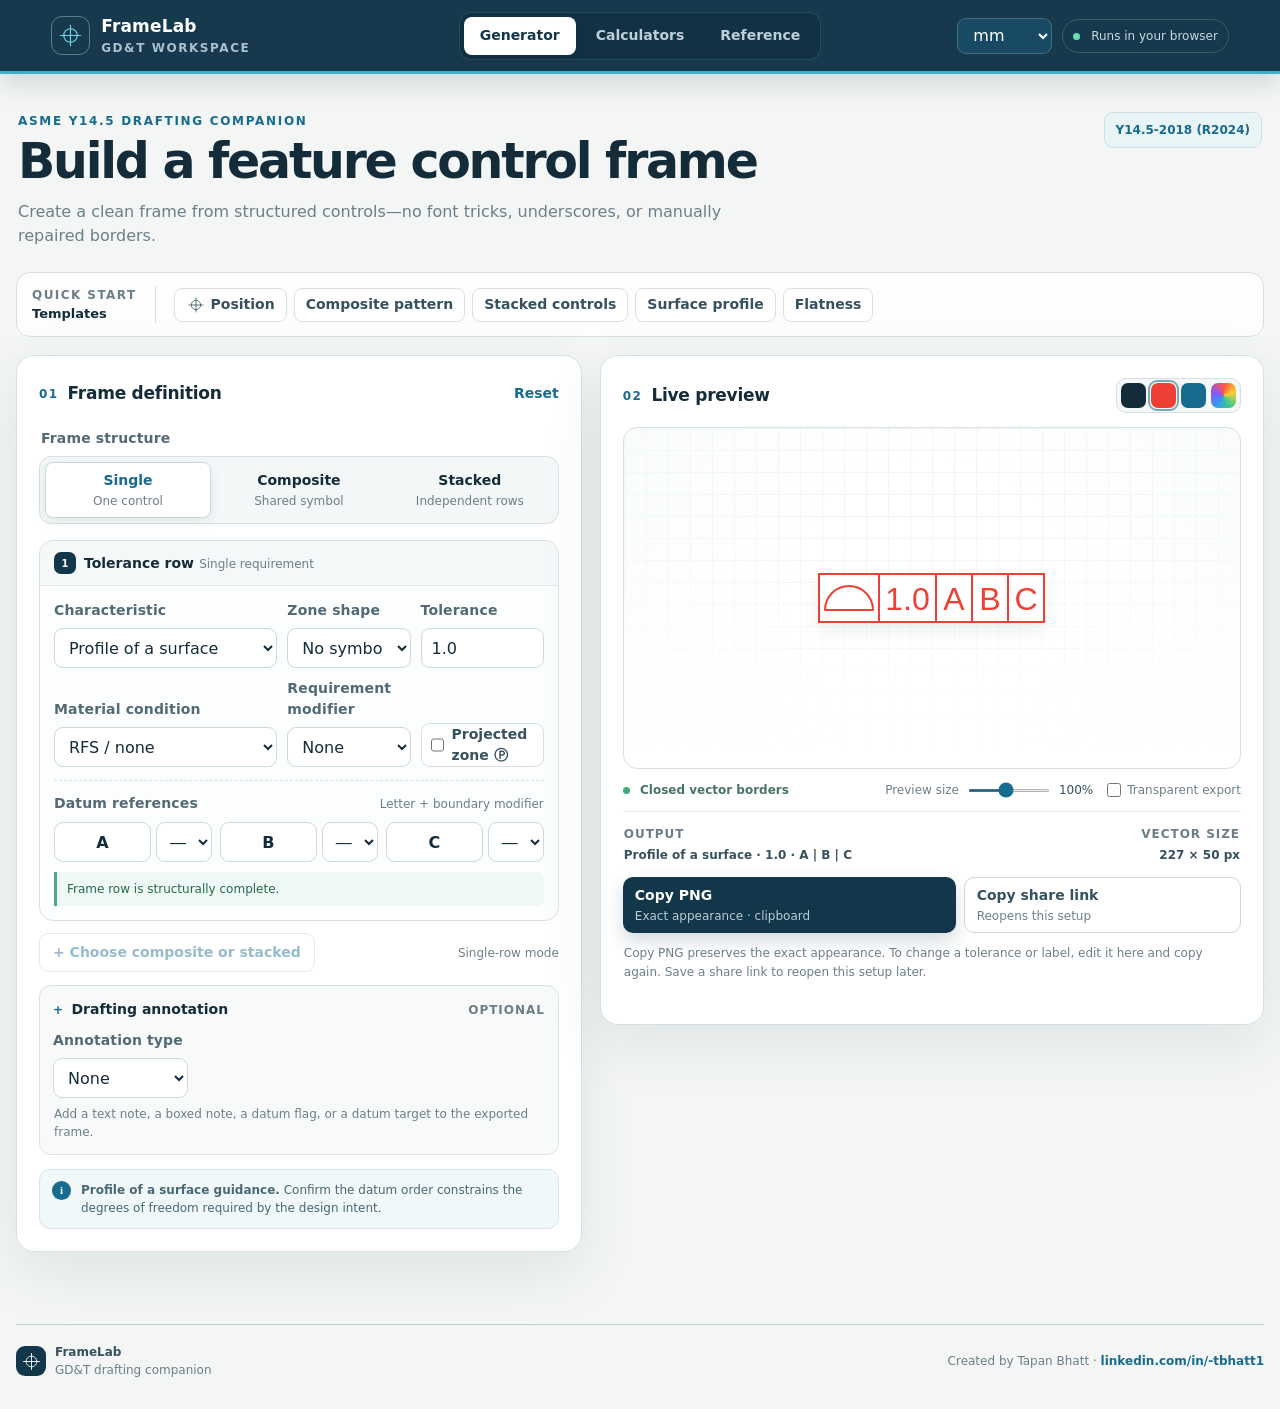
<file: framelab/index.html>
<!doctype html>
<html lang="en">
<head>
  <meta charset="utf-8">
  <meta name="viewport" content="width=device-width, initial-scale=1">
  <meta name="description" content="Create precise single, composite, and stacked GD&T feature control frames, run quick tolerance checks, and copy crisp PNG graphics.">
  <meta name="theme-color" content="#12364a">
  <meta property="og:type" content="website">
  <meta property="og:title" content="FrameLab — GD&T workspace">
  <meta property="og:description" content="Build precise GD&T feature control frames.">
  <meta property="og:image" content="https://arithmatic25.github.io/GDT_FCFrame.github.io/og.png">
  <meta name="twitter:card" content="summary_large_image">
  <meta name="twitter:title" content="FrameLab — GD&T workspace">
  <meta name="twitter:description" content="Build precise GD&T feature control frames.">
  <meta name="twitter:image" content="https://arithmatic25.github.io/GDT_FCFrame.github.io/og.png">
  <title>FrameLab — GD&amp;T Feature Control Frames</title>
  <link rel="icon" href="favicon.svg" type="image/svg+xml">
  <link rel="stylesheet" href="styles.css?v=18">
  <script defer src="logic.js?v=18"></script>
  <script defer src="script.js?v=18"></script>
</head>
<body>
  <a class="skip-link" href="#main-content">Skip to workspace</a>

  <header class="app-header">
    <a class="brand" href="#generator" data-nav="generator" aria-label="FrameLab generator">
      <span class="brand-mark" aria-hidden="true" data-symbol-icon="position"></span>
      <span><strong>FrameLab</strong><small>GD&amp;T workspace</small></span>
    </a>

    <nav class="top-nav" aria-label="Primary navigation">
      <button class="nav-tab is-active" type="button" data-tab="generator" aria-selected="true">Generator</button>
      <button class="nav-tab" type="button" data-tab="calculators" aria-selected="false">Calculators</button>
      <button class="nav-tab" type="button" data-tab="reference" aria-selected="false">Reference</button>
    </nav>

    <div class="header-tools">
      <label class="unit-switcher">
        <span class="sr-only">Working units</span>
        <select id="units" aria-label="Working units">
          <option value="mm">mm</option>
          <option value="in">inch</option>
        </select>
      </label>
      <span class="privacy-pill"><i></i> Runs in your browser</span>
    </div>
  </header>

  <main id="main-content" class="workspace">
    <section id="generator" class="page-section" data-page="generator">
      <div class="section-intro">
        <div>
          <p class="eyebrow">ASME Y14.5 drafting companion</p>
          <h1>Build a feature control frame</h1>
          <p>Create a clean frame from structured controls—no font tricks, underscores, or manually repaired borders.</p>
        </div>
        <span class="edition-badge">Y14.5-2018 (R2024)</span>
      </div>

      <section class="template-strip" aria-labelledby="template-title">
        <div class="template-label"><span>Quick start</span><strong id="template-title">Templates</strong></div>
        <div class="template-list">
          <button type="button" data-template="position"><span class="template-icon" data-symbol-icon="position" aria-hidden="true"></span>Position</button>
          <button type="button" data-template="composite">Composite pattern</button>
          <button type="button" data-template="stacked">Stacked controls</button>
          <button type="button" data-template="profile">Surface profile</button>
          <button type="button" data-template="flatness">Flatness</button>
        </div>
      </section>

      <div class="builder-layout">
        <section class="panel editor-panel" aria-labelledby="editor-title">
          <div class="panel-heading">
            <div><span class="step">01</span><h2 id="editor-title">Frame definition</h2></div>
            <button id="reset-frame" class="text-button" type="button">Reset</button>
          </div>

          <fieldset class="mode-fieldset">
            <legend>Frame structure</legend>
            <div class="segmented" role="group" aria-label="Frame structure">
              <button type="button" class="is-active" data-mode="single" aria-pressed="true"><span>Single</span><small>One control</small></button>
              <button type="button" data-mode="composite" aria-pressed="false"><span>Composite</span><small>Shared symbol</small></button>
              <button type="button" data-mode="stacked" aria-pressed="false"><span>Stacked</span><small>Independent rows</small></button>
            </div>
          </fieldset>

          <div id="row-editors" class="row-editors"></div>

          <div class="editor-actions">
            <button id="add-row" class="secondary-button" type="button">+ Add tolerance row</button>
            <span id="row-limit-note">Up to 4 rows</span>
          </div>

          <section class="annotation-editor" aria-labelledby="annotation-title">
            <div class="annotation-heading">
              <div><span class="step">+</span><strong id="annotation-title">Drafting annotation</strong></div>
              <span>Optional</span>
            </div>
            <div class="annotation-grid">
              <label class="field">
                <span>Annotation type</span>
                <select id="annotation-type">
                  <option value="none">None</option>
                  <option value="free">Free text</option>
                  <option value="boxed">Boxed text</option>
                  <option value="datum">Datum flag</option>
                  <option value="datum-target">Datum target</option>
                </select>
              </label>
              <label class="field annotation-text-field" hidden>
                <span id="annotation-text-label">Annotation text</span>
                <input id="annotation-text" maxlength="60" value="" placeholder="Add a drawing note">
              </label>
              <label class="field annotation-target-size-field" hidden>
                <span>Target size (optional)</span>
                <span class="target-size-control">
                  <select id="annotation-target-prefix" aria-label="Datum target size prefix">
                    <option value="diameter">⌀</option>
                    <option value="none">No prefix</option>
                  </select>
                  <input id="annotation-target-size" maxlength="20" inputmode="decimal" value="10" placeholder="10">
                </span>
              </label>
              <label class="field annotation-placement-field" hidden>
                <span>Placement</span>
                <select id="annotation-placement">
                  <option value="above">Above frame</option>
                  <option value="below" selected>Below frame</option>
                </select>
              </label>
            </div>
            <label class="annotation-only-control" hidden>
              <input id="annotation-only" type="checkbox">
              <span><strong>Annotation only</strong><small>Hide the feature control frame from preview and exports</small></span>
            </label>
            <p id="annotation-help" class="annotation-help">Add a text note, a boxed note, a datum flag, or a datum target to the exported frame.</p>
          </section>

          <aside class="standards-note" aria-label="Standards guidance">
            <span aria-hidden="true">i</span>
            <p id="standards-guidance"><strong>Position guidance.</strong> A datum reference frame is normally used to locate and orient the tolerance zone.</p>
          </aside>
        </section>

        <section class="panel preview-panel" aria-labelledby="preview-title">
          <div class="panel-heading preview-heading">
            <div><span class="step">02</span><h2 id="preview-title">Live preview</h2></div>
            <div class="view-tools" aria-label="Preview controls">
              <div class="swatches" role="group" aria-label="Frame color">
                <button class="swatch" type="button" data-color="#142c39" style="--swatch:#142c39" aria-label="Dark navy frame"></button>
                <button class="swatch is-active" type="button" data-color="#ef4035" style="--swatch:#ef4035" aria-label="Red frame"></button>
                <button class="swatch" type="button" data-color="#176b8f" style="--swatch:#176b8f" aria-label="Blue frame"></button>
                <label class="custom-color" title="Custom frame color"><span class="sr-only">Custom color</span><input id="frame-color" type="color" value="#ef4035"></label>
              </div>
            </div>
          </div>

          <div class="drawing-board" id="drawing-board">
            <div class="grid-paper" aria-hidden="true"></div>
            <div id="frame-preview" class="frame-preview" aria-label="Generated feature control frame"></div>
          </div>

          <div class="preview-toolbar">
            <span class="quality-status"><i></i> Closed vector borders</span>
            <label class="scale-control">Preview size <input id="preview-scale" type="range" min="70" max="135" value="100"><output id="scale-output">100%</output></label>
            <label class="check-control"><input id="transparent-bg" type="checkbox"> Transparent export</label>
          </div>

          <div class="frame-summary">
            <div><span>Output</span><strong id="frame-description">Position · ⌀1.0 · A | B | C</strong></div>
            <div><span>Vector size</span><strong id="frame-size">—</strong></div>
          </div>

          <div class="export-grid">
            <button id="copy-png" class="primary-button" type="button"><span>Copy PNG</span><small>Exact appearance · clipboard</small></button>
            <button id="copy-share-link" class="export-button" type="button"><span>Copy share link</span><small>Reopens this setup</small></button>
          </div>

          <p class="export-hint">Copy PNG preserves the exact appearance. To change a tolerance or label, edit it here and copy again. Save a share link to reopen this setup later.</p>
          <p id="toast" class="toast" role="status" aria-live="polite"></p>
        </section>
      </div>
    </section>

    <section id="calculators" class="page-section" data-page="calculators" hidden>
      <div class="section-intro compact-intro">
        <div>
          <p class="eyebrow">Quick engineering checks</p>
          <h1>Tolerance calculators</h1>
          <p>Screen common hole and fastener conditions, then send a result directly to the frame builder.</p>
        </div>
        <span class="unit-readout">Results in <strong data-unit>mm</strong></span>
      </div>

      <div class="calculator-grid">
        <article class="calculator-card feature-card">
          <div class="calculator-heading">
            <span class="calculator-icon" data-symbol-icon="position" aria-hidden="true"></span>
            <div><p>Measured location</p><h2>True position</h2></div>
          </div>
          <p class="calculator-copy">Converts X/Y coordinate error into a diametrical position value.</p>
          <div class="input-matrix four-up" data-calc="position">
            <label><span>Basic X</span><input data-key="nominalX" type="number" step="any" value="25"></label>
            <label><span>Basic Y</span><input data-key="nominalY" type="number" step="any" value="15"></label>
            <label><span>Measured X</span><input data-key="measuredX" type="number" step="any" value="25.12"></label>
            <label><span>Measured Y</span><input data-key="measuredY" type="number" step="any" value="15.08"></label>
          </div>
          <div class="formula">Position = 2 × √(ΔX² + ΔY²)</div>
          <div class="result-block" id="position-result"></div>
          <button class="use-result" type="button" data-use-result="position">Use result in frame</button>
        </article>

        <article class="calculator-card">
          <div class="calculator-heading">
            <span class="calculator-icon" data-modifier-icon="M" aria-hidden="true"></span>
            <div><p>Feature of size</p><h2>MMC bonus tolerance</h2></div>
          </div>
          <p class="calculator-copy">Adds the size departure from MMC to a geometric tolerance applied at MMC.</p>
          <div class="input-matrix" data-calc="bonus">
            <label><span>Feature type</span><select data-key="featureType"><option value="internal">Internal / hole</option><option value="external">External / pin</option></select></label>
            <label><span>MMC size</span><input data-key="mmc" type="number" step="any" value="10"></label>
            <label><span>Actual size</span><input data-key="actual" type="number" step="any" value="10.12"></label>
            <label><span>Stated tolerance</span><input data-key="statedTolerance" type="number" step="any" value="0.2"></label>
          </div>
          <div class="formula">Internal bonus = actual size − MMC</div>
          <div class="result-block" id="bonus-result"></div>
          <button class="use-result" type="button" data-use-result="bonus">Use stated tolerance in frame</button>
        </article>

        <article class="calculator-card feature-card">
          <div class="calculator-heading">
            <span class="calculator-icon" data-symbol-icon="diameter" aria-hidden="true"></span>
            <div><p>Threaded assembly</p><h2>Fixed fastener budget</h2></div>
          </div>
          <p class="calculator-copy">Splits the available position budget between a clearance hole and a fixed/threaded hole whose axis is orientation-controlled.</p>
          <div class="input-matrix" data-calc="fastener">
            <label><span>Clearance-hole MMC</span><input data-key="clearanceMmc" type="number" step="any" value="6.6"></label>
            <label><span>Fastener MMC</span><input data-key="fastenerMmc" type="number" step="any" value="6"></label>
            <label class="wide-field"><span>Budget to clearance hole (%)</span><input data-key="allocation" type="range" min="0" max="100" value="50"><output data-allocation-output>50%</output></label>
          </div>
          <div class="formula">T<sub>clear</sub> + T<sub>thread</sub> = H − F</div>
          <div class="result-block" id="fastener-result"></div>
          <div class="dual-actions"><button class="use-result" type="button" data-use-result="fastener-clear">Use clearance value</button><button class="use-result" type="button" data-use-result="fastener-thread">Use thread value</button></div>
        </article>

        <article class="calculator-card">
          <div class="calculator-heading">
            <span class="calculator-icon" data-modifier-icon="P" aria-hidden="true"></span>
            <div><p>Axis projection</p><h2>Projected-zone check</h2></div>
          </div>
          <p class="calculator-copy">Screens the diametrical drift caused by axis angle over a projected height.</p>
          <div class="input-matrix" data-calc="projected">
            <label><span>Zone diameter</span><input data-key="zoneDiameter" type="number" step="any" value="0.4"></label>
            <label><span>Projected height</span><input data-key="projectedHeight" type="number" step="any" value="20"></label>
            <label><span>Axis angle (degrees)</span><input data-key="angleDegrees" type="number" step="any" value="0.3"></label>
            <label><span>Base position used</span><input data-key="basePosition" type="number" step="any" value="0.1"></label>
          </div>
          <div class="formula">Worst case = base position + 2P × tan(θ)</div>
          <div class="result-block" id="projected-result"></div>
          <button class="use-result" type="button" data-use-result="projected">Use zone in frame</button>
        </article>

        <article class="calculator-card wide-card">
          <div class="calculator-heading">
            <span class="calculator-icon" data-symbol-icon="circularity" aria-hidden="true"></span>
            <div><p>Aligned axes</p><h2>Coaxial clearance stack</h2></div>
          </div>
          <p class="calculator-copy">A simple worst-case budget for two similar-length coaxial hole/shaft pairs.</p>
          <div class="input-matrix five-up" data-calc="coaxial">
            <label><span>Hole 1 MMC</span><input data-key="holeOneMmc" type="number" step="any" value="10.2"></label>
            <label><span>Hole 2 MMC</span><input data-key="holeTwoMmc" type="number" step="any" value="10.2"></label>
            <label><span>Shaft 1 MMC</span><input data-key="shaftOneMmc" type="number" step="any" value="10"></label>
            <label><span>Shaft 2 MMC</span><input data-key="shaftTwoMmc" type="number" step="any" value="10"></label>
            <label><span>Budget to pair 1 (%)</span><input data-key="allocation" type="number" min="0" max="100" value="50"></label>
          </div>
          <div class="formula">T₁ + T₂ = H₁ + H₂ − F₁ − F₂</div>
          <div class="result-block" id="coaxial-result"></div>
          <button class="use-result" type="button" data-use-result="coaxial">Use pair 1 value</button>
        </article>
      </div>

    </section>

    <section id="reference" class="page-section" data-page="reference" hidden>
      <div class="section-intro compact-intro">
        <div>
          <p class="eyebrow">Built-in guide</p>
          <h1>Symbols &amp; frame structure</h1>
          <p>A quick drafting reference for the symbols and workflows available in FrameLab.</p>
        </div>
      </div>

      <div class="reference-layout">
        <section class="panel symbol-panel" aria-labelledby="symbol-title">
          <div class="panel-heading"><div><span class="step">A</span><h2 id="symbol-title">Geometric characteristics</h2></div></div>
          <div id="symbol-reference" class="symbol-reference"></div>
        </section>

        <div class="reference-stack">
          <section class="panel reference-card">
            <div class="panel-heading"><div><span class="step">B</span><h2>Composite vs. stacked</h2></div></div>
            <div class="comparison-list">
              <article><strong>Composite</strong><p>One characteristic symbol spans multiple segments. The upper segment locates the pattern; lower segments refine feature-to-feature relationships.</p></article>
              <article><strong>Stacked</strong><p>Each row is a complete, independent control with its own characteristic, tolerance, and datum references.</p></article>
            </div>
          </section>

          <section class="panel reference-card">
            <div class="panel-heading"><div><span class="step">C</span><h2>Export workflow</h2></div></div>
            <ol class="workflow-list">
              <li><span>1</span><p><strong>Copy PNG for exact appearance.</strong> Paste the high-resolution image into your document or presentation. The frame and symbols keep their proportions.</p></li>
              <li><span>2</span><p><strong>Change values in the generator.</strong> Update a tolerance, datum, or annotation here, then copy the updated graphic.</p></li>
              <li><span>3</span><p><strong>Save a share link for later.</strong> Reopen the same setup to make changes. Annotation-only output is supported by PNG copy and share links.</p></li>
            </ol>
          </section>

          <section class="panel source-card">
            <p><strong>Standard basis</strong></p>
            <p>FrameLab targets ASME Y14.5-2018 (reaffirmed 2024). It helps compose and screen requirements; it does not certify standards compliance.</p>
          </section>
        </div>
      </div>
    </section>
  </main>

  <footer class="site-footer">
    <div><span class="footer-mark" data-symbol-icon="position" aria-hidden="true"></span><p><strong>FrameLab</strong><br><span>GD&amp;T drafting companion</span></p></div>
    <p>Created by Tapan Bhatt · <a href="https://www.linkedin.com/in/-tbhatt1/?lipi=urn%3Ali%3Apage%3Ad_flagship3_profile_view_base_contact_details%3BzCK3SoXLQO2vihIp2xACvA%3D%3D" target="_blank" rel="noopener noreferrer">linkedin.com/in/-tbhatt1</a></p>
  </footer>

  <noscript><p class="noscript">FrameLab needs JavaScript enabled to build and export feature control frames.</p></noscript>
</body>
</html>
</file>
<file: styles.css>
@charset "UTF-8";
:root{--ink:#171b20;--muted:#5b646e;--paper:#fff;--soft:#f3f5f6;--line:#dfe4e7;--accent:#c4f45d;--blue:#2659d9;--radius:12px;--max:1280px;--font:"Segoe UI",Arial,sans-serif}
*{box-sizing:border-box}html{scroll-behavior:smooth;scroll-padding-top:100px}body{margin:0;color:var(--ink);background:var(--paper);font-family:var(--font);font-size:16px;line-height:1.65;-webkit-font-smoothing:antialiased}button,input,select{font:inherit}button,a,input,select,summary{-webkit-tap-highlight-color:transparent}a{color:inherit;text-decoration:none}button{cursor:pointer}button:disabled{cursor:default}svg{display:block}button:focus-visible,a:focus-visible,input:focus-visible,summary:focus-visible,select:focus-visible{outline:3px solid var(--blue);outline-offset:5px}::selection{background:var(--accent);color:var(--ink)}h1,h2,h3,h4,p{margin:0}h1,h2,h3,h4{line-height:1.12;font-weight:650}h2{font-size:clamp(2.1rem,3.5vw,3.2rem);letter-spacing:-.045em}h3{font-size:1.48rem;letter-spacing:-.025em}h4{font-size:1.05rem;letter-spacing:-.012em}.mono{font-family:Consolas,"Courier New",monospace}.section-shell{width:min(var(--max),calc(100% - 112px));margin-inline:auto}.section-pad{padding-block:104px}.eyebrow{font-size:.82rem;letter-spacing:.115em;text-transform:uppercase;font-weight:600;line-height:1.5}.skip-link{position:fixed;top:8px;left:8px;padding:12px 18px;z-index:50;background:var(--ink);color:#fff;transform:translateY(-150%)}.skip-link:focus{transform:translateY(0)}
.site-header{height:96px;display:flex;align-items:center;justify-content:space-between;width:min(var(--max),calc(100% - 112px));margin:auto;gap:20px;border-bottom:1px solid var(--line)}.brand{display:flex;gap:14px;align-items:center;font-size:1.05rem;font-weight:650;line-height:1.2}.brand-mark{background:var(--ink);color:#fff;width:42px;height:44px;border-radius:8px;display:flex;justify-content:center;align-items:center;font-size:27px;letter-spacing:-4px;padding-right:5px;font-weight:750}.brand-mark span{color:var(--accent)}.brand-sub{display:block;color:var(--muted);font-size:.74rem;letter-spacing:.03em;margin-top:6px;font-weight:500}.site-header nav{display:flex;gap:27px;align-items:center;font-size:.875rem;font-weight:500}.site-header nav a{position:relative;padding:8px 0}.site-header nav a:not(.nav-contact):after{content:"";position:absolute;bottom:3px;left:0;width:0;height:2px;background:var(--ink);transition:width .2s}.site-header nav a:hover:after{width:100%}.site-header .nav-contact{background:var(--ink);color:#fff;padding:10px 20px;border-radius:6px}.menu-button{display:none;border:0;background:none;padding:10px;font-size:.875rem}
.hero{display:grid;grid-template-columns:1.03fr 1fr;gap:70px;padding-top:72px;padding-bottom:70px;align-items:center}.hero .eyebrow{font-size:.75rem;display:flex;gap:10px;align-items:center;color:var(--muted);margin-bottom:25px}.line-marker{width:22px;height:2px;background:var(--ink);flex-shrink:0}h1{font-size:clamp(3.4rem,5.6vw,5.1rem);letter-spacing:-.057em;line-height:1.015}h1>span{color:#737d86}.hero-intro{font-size:1.06rem;line-height:1.7;max-width:460px;margin-top:28px;color:var(--muted)}.hero-actions{display:flex;gap:12px;flex-wrap:wrap;margin-top:29px}.button{min-height:48px;display:inline-flex;justify-content:center;align-items:center;gap:12px;border:1px solid var(--ink);border-radius:6px;padding:12px 20px;font-size:.875rem;font-weight:600;transition:background .2s,transform .2s}.button:hover{transform:translateY(-2px)}.button-dark{background:var(--ink);color:#fff}.button-dark:hover{background:#333a41}.button-outline{background:transparent}.button-outline:hover{background:var(--soft)}.button svg,.inline-link svg{width:18px;height:18px}.hero-foot{display:flex;gap:32px;margin-top:34px;padding-top:24px;border-top:1px solid var(--line);font-size:.78rem;font-weight:600}.hero-foot small{display:block;font-size:.75rem;font-weight:400;color:var(--muted);margin-top:3px}.hero-study{background:var(--ink);color:#fff;border-radius:var(--radius);padding:26px 30px 24px;min-height:560px;display:flex;flex-direction:column;position:relative}.study-top{display:flex;justify-content:space-between;gap:15px;align-items:center;font-size:.69rem;letter-spacing:.04em;color:#b5c0c8;border-bottom:1px solid #ffffff20;padding-bottom:17px}.study-code{padding:4px 8px;border:1px solid #ffffff26;border-radius:3px;font-size:.64rem;white-space:nowrap}.study-heading{display:flex;justify-content:space-between;padding-top:30px;align-items:center}.study-heading p{font-size:1.8rem;letter-spacing:-.035em;line-height:1.2}.study-cross{color:var(--accent);font-size:3.4rem;line-height:1;font-weight:200}.hero-chart{width:100%;height:auto;margin-top:36px;margin-bottom:25px}.study-principles{display:grid;grid-template-columns:repeat(3,1fr);gap:12px;padding-top:22px;border-top:1px solid #ffffff20;margin-top:auto}.study-principles span{font-size:.66rem;color:#a6b0b7}.study-principles p{font-size:.83rem;margin-top:6px}.study-note{font-size:.6rem;color:#8f9ba4;letter-spacing:.045em;margin-top:24px}.discipline-strip{display:flex;justify-content:center;align-items:center;gap:38px;padding:24px 36px;background:var(--soft);border-top:1px solid var(--line);border-bottom:1px solid var(--line);font-size:.93rem;font-weight:500}.strip-plus{font-size:1.2rem;color:#8d979f;font-weight:400}
.section-heading{display:flex;justify-content:space-between;gap:50px;align-items:flex-end;margin-bottom:46px}.section-heading .eyebrow{color:var(--muted);margin-bottom:17px}.section-deck{max-width:330px;color:var(--muted);font-size:1rem;line-height:1.7;margin-bottom:4px}.project-grid{display:grid;grid-template-columns:1fr 1fr;gap:28px}.project-card{border:1px solid var(--line);border-radius:var(--radius);overflow:hidden;display:flex;flex-direction:column;background:#fff;transition:box-shadow .2s}.project-card:hover{box-shadow:0 8px 30px #171b2009}.project-featured{grid-column:1/-1;display:grid;grid-template-columns:1.06fr 1fr}.project-visual{min-height:285px;padding:24px 27px;position:relative;overflow:hidden}.visual-header{display:flex;justify-content:space-between;gap:12px;font-size:.69rem;letter-spacing:.04em}.macro-visual{background:#edf1f3;border-right:1px solid var(--line);display:flex;flex-direction:column}.macro-process{display:flex;align-items:center;margin-block:26px 20px;gap:12px}.macro-process>div{flex:1;text-align:center;min-width:0}.process-icon{display:flex;width:40px;height:40px;align-items:center;justify-content:center;margin:auto auto 10px;background:#fff;border:1px solid #c9d2d8;border-radius:7px;font-size:.86rem;font-weight:700;color:var(--blue)}.code-icon{background:var(--ink);color:var(--accent);border-color:var(--ink)}.macro-process strong{display:block;font-size:.78rem;line-height:1.4}.macro-process small{display:block;font-size:.64rem;color:var(--muted);margin-top:4px;line-height:1.5}.process-link{width:22px;height:1px;background:#aebbc4;flex-shrink:0}.code-preview{font-size:.78rem;padding:16px 20px;border-radius:6px;background:var(--ink);color:#d8e1e7;line-height:1.8;position:relative;margin-top:auto}.code-comment{color:#91a292}.code-keyword{color:#bbdcf4}.code-label{display:block;color:#929fa8;font-size:.6rem;margin-top:8px;letter-spacing:.06em}.project-content{padding:29px 30px 26px;flex:1;display:flex;flex-direction:column}.project-meta{display:flex;justify-content:space-between;gap:12px;font-size:.69rem;color:var(--muted);align-items:center;margin-bottom:18px}.pill{font-size:.65rem;line-height:1.4;border:1px solid #d7dfe4;padding:5px 9px;border-radius:30px;white-space:nowrap;font-weight:500;color:var(--muted)}.project-content h3{font-size:1.65rem;line-height:1.17;max-width:440px}.project-content>p{color:var(--muted);font-size:.95rem;margin-top:16px;line-height:1.7}.tags{display:flex;gap:7px;flex-wrap:wrap;margin-top:23px;margin-bottom:28px}.tags span{font-size:.7rem;color:var(--muted);background:var(--soft);border-radius:4px;padding:4px 9px}.text-button{padding:15px 0 0;border:0;border-top:1px solid var(--line);background:none;text-align:left;display:flex;justify-content:space-between;align-items:center;font-size:.85rem;font-weight:600;margin-top:auto;gap:15px;min-height:46px}.text-button span{font-size:1.3rem;font-weight:400}.text-button:hover{color:var(--blue)}.fcf-visual{background:#2659d9;color:#fff;min-height:315px}.frame-demo{display:flex;justify-content:center;align-items:stretch;margin:40px 0 17px;font-family:"Segoe UI Symbol",Arial,sans-serif}.frame-demo>span{padding:9px 13px;font-size:1.5rem;border:1.5px solid currentColor;border-right:0;line-height:1.1;white-space:nowrap}.frame-demo>span:last-child{border-right:1.5px solid currentColor}.visual-caption{font-size:.85rem;line-height:1.6;color:#e0e9ff}.visual-stat{display:flex;align-items:center;gap:15px;position:absolute;right:27px;bottom:22px}.visual-stat>strong{font-size:3.4rem;letter-spacing:-.06em;line-height:1}.visual-stat strong>span{font-size:1.6rem;margin-left:3px}.visual-stat>span{font-size:.7rem;line-height:1.5}.doe-visual{background:var(--accent);min-height:315px}.doe-matrix{margin-top:22px;width:205px;position:relative}.matrix-label{font-size:.62rem;letter-spacing:.08em;display:block;text-align:center;margin-bottom:8px}.matrix-cells{display:grid;grid-template-columns:1fr 1fr;gap:5px}.matrix-cells>span{padding:9px 15px;background:#ffffff66;border:1px solid #171b2020;font-family:Consolas,monospace;text-align:center;font-size:1.2rem}.matrix-cells small{display:block;font-size:.58rem;margin-bottom:5px}.matrix-caption{display:block;font-size:.57rem;margin-top:8px;line-height:1.5}.doe-visual .visual-stat{right:24px}.project-wide{grid-column:1/-1;display:grid;grid-template-columns:1.06fr 1fr}.variation-visual{background:#f0f2f5;border-right:1px solid var(--line)}.variation-numbers{display:flex;gap:28px;align-items:center;margin-top:34px}.variation-symbol{font-size:8rem;line-height:1;font-family:Georgia,serif;color:#a6b3c0}.variation-numbers>div{flex:1}.variation-numbers p{font-size:1.1rem;font-weight:600;margin-bottom:20px}.contribution-bars{display:grid;gap:13px}.contribution-bars>div{font-size:.7rem;color:var(--muted)}.contribution-bars i{display:block;height:5px;width:var(--bar);margin-top:5px;background:var(--blue);border-radius:2px}.contribution-bars>div:nth-child(2) i{opacity:.65}.contribution-bars>div:nth-child(3) i{opacity:.35}.mini-note{font-size:.6rem;color:var(--muted);display:block;margin-top:24px}.source-note{font-size:.76rem;color:var(--muted);line-height:1.65;max-width:970px;margin-top:24px}
.tolerance-lab{background:var(--ink);color:#fff}.lab-grid{display:grid;grid-template-columns:1fr 1.05fr;gap:80px;align-items:center}.lab-copy .eyebrow{color:var(--accent);margin-bottom:25px}.lab-copy h2{font-size:clamp(2.3rem,4vw,3.6rem)}.lab-copy>p:not(.eyebrow){margin-top:26px;color:#b7c1c9;max-width:390px}.lab-label{font-size:.68rem;letter-spacing:.04em;color:#95a1ab;display:block;margin-top:35px}.lab-panel{background:#22282f;border:1px solid #ffffff1f;border-radius:var(--radius);padding:29px 30px}.lab-panel-top{display:flex;justify-content:space-between;align-items:center;gap:20px}.lab-panel-top h3{font-size:1.15rem}.reset-button{padding:6px 12px;border:1px solid #ffffff35;background:transparent;color:#d7dfe6;font-size:.75rem;border-radius:4px}.reset-button:hover{background:#ffffff15}.lab-description{font-size:.78rem;color:#b7c1c9;margin-top:12px;line-height:1.6}.slider-row{margin-top:24px}.slider-row label{font-size:.86rem;display:flex;justify-content:space-between;gap:14px}.slider-row output{font-family:Consolas,monospace;color:var(--accent);white-space:nowrap}.slider-row input{width:100%;height:26px;accent-color:var(--accent);cursor:pointer;margin:8px 0 0}.lab-results{display:grid;grid-template-columns:1fr 1fr;gap:25px;margin-top:27px;padding-top:21px;border-top:1px solid #ffffff25}.lab-results span{font-size:.77rem;color:#b7c1c9}.lab-results strong{display:block;font-size:1.8rem;margin-top:9px;font-weight:500;letter-spacing:-.03em}.lab-results small{font-size:.9rem;font-weight:400;color:#aebbc4}.lab-results>div:nth-child(2) strong{color:var(--accent)}.result-track{height:4px;background:#ffffff10;margin-top:13px;border-radius:4px;overflow:hidden}.result-track i{display:block;background:#c9d2d9;width:20%;height:100%;transition:width .15s}.lab-results>div:nth-child(2) i{background:var(--accent)}.assumptions{margin-top:24px;padding-top:15px;border-top:1px solid #ffffff25;font-size:.74rem;color:#afbdc8}.assumptions summary{cursor:pointer;min-height:32px;align-content:center}.assumptions p{margin-top:13px;line-height:1.7}
.expertise-grid{display:grid;grid-template-columns:repeat(3,1fr);gap:34px}.expertise-grid article{border-top:2px solid var(--ink);padding-top:20px}.expertise-number{font-size:.75rem;color:var(--muted)}.expertise-grid h3{font-size:1.32rem;margin-top:26px;line-height:1.3}.expertise-grid p{font-size:.95rem;color:var(--muted);margin-top:15px;line-height:1.7}.expertise-grid ul{list-style:none;padding:0;margin:22px 0 0}.expertise-grid li{padding:8px 0;border-bottom:1px solid var(--line);font-size:.875rem}.next-chapter{background:var(--soft);padding:32px 36px;display:flex;align-items:flex-start;justify-content:space-between;gap:30px;border-radius:var(--radius);margin-top:56px;border:1px solid var(--line)}.next-chapter .eyebrow{color:var(--muted);font-size:.7rem;margin-bottom:12px}.next-chapter h3{font-size:1.32rem;line-height:1.35}.next-chapter p:not(.eyebrow){max-width:760px;color:var(--muted);font-size:.91rem;line-height:1.7;margin-top:13px}.pill-dark{color:var(--ink);border-color:#bdc6cd;margin-top:5px}.experience{border-top:1px solid var(--line)}.inline-link{display:inline-flex;gap:10px;align-items:center;font-size:.86rem;font-weight:600;margin-bottom:5px;white-space:nowrap}.inline-link:hover{color:var(--blue)}.timeline article{display:grid;grid-template-columns:260px 1fr;border-top:1px solid var(--line);padding:32px 0 36px;gap:45px}.timeline-date{font-size:.75rem;padding-top:3px;line-height:1.5}.timeline-date span{font-family:var(--font);color:var(--muted);display:block;font-size:.81rem;margin-top:7px}.timeline h3{font-size:1.5rem}.role-title{display:flex;gap:18px;align-items:center}.timeline h4{font-weight:500;margin-top:12px;line-height:1.45}.timeline h4 span{font-size:.78rem;color:var(--muted);display:block;margin-top:2px}.timeline p{color:var(--muted);font-size:.96rem;margin-top:18px;max-width:750px}.timeline-outcomes{display:flex;flex-wrap:wrap;gap:12px 28px;margin-top:19px}.timeline-outcomes>span{font-size:.77rem;color:var(--muted)}.timeline-outcomes strong{font-size:1.02rem;color:var(--ink);margin-right:5px}.credentials{background:var(--soft);border-top:1px solid var(--line);border-bottom:1px solid var(--line)}.credential-grid{display:grid;grid-template-columns:repeat(4,1fr);gap:18px}.credential-grid article{padding:27px 22px;border:1px solid var(--line);border-radius:8px;background:#fff;display:flex;flex-direction:column;align-items:flex-start}.credential-monogram{font-family:Consolas,monospace;color:var(--blue);font-size:1.7rem;font-weight:600;letter-spacing:-.05em;border-bottom:2px solid var(--accent);padding-bottom:6px;margin-bottom:28px}.credential-grid h3{font-size:1.08rem;line-height:1.35;letter-spacing:-.015em}.credential-grid p{font-size:.81rem;color:var(--muted);margin-top:11px;margin-bottom:20px;line-height:1.6}.credential-note{font-size:.71rem;color:var(--muted);margin-top:auto}.education{display:grid;grid-template-columns:.6fr 1.2fr 1.2fr;gap:35px;margin-top:60px;padding-top:30px;border-top:1px solid #d5dce1}.education>h3{font-size:1.2rem}.education article{display:flex;gap:20px;align-items:flex-start}.education article>.mono{font-size:.76rem;color:var(--muted);padding-top:3px}.education h4{font-size:1rem;line-height:1.4}.education p{font-size:.77rem;margin-top:10px;color:var(--muted);line-height:1.6}.education article div>span{font-size:.71rem;display:block;color:var(--muted);margin-top:11px;line-height:1.6}.contact{display:grid;grid-template-columns:1.45fr .65fr;gap:70px;align-items:center}.contact .eyebrow{color:var(--muted);margin-bottom:20px}.contact h2{font-size:clamp(2.2rem,3.8vw,3.5rem)}.contact p:not(.eyebrow){color:var(--muted);max-width:600px;margin-top:22px;font-size:1rem}.contact-email{display:inline-block;margin-top:25px;font-size:clamp(1rem,1.8vw,1.5rem);letter-spacing:-.025em;border-bottom:1px solid #a8b4bd;overflow-wrap:anywhere}.contact-email:hover{color:var(--blue)}.contact-links{display:flex;flex-wrap:wrap;gap:12px;margin-top:27px}.contact-monogram{background:var(--accent);border-radius:var(--radius);aspect-ratio:1/1;display:flex;align-items:center;justify-content:center;font-size:10rem;line-height:1;font-weight:750;letter-spacing:-.12em;padding-right:.12em;position:relative}.contact-monogram>span{font-size:.62rem;position:absolute;bottom:25px;left:0;width:100%;text-align:center;letter-spacing:.04em;line-height:1.5;font-weight:400}.site-footer{display:flex;justify-content:space-between;align-items:center;padding-block:28px;border-top:1px solid var(--line);font-size:.76rem;color:var(--muted);gap:20px}.site-footer a:hover{color:var(--ink)}
dialog{border:0;padding:0;border-radius:14px;color:var(--ink);max-width:790px;width:calc(100% - 40px);max-height:calc(100dvh - 56px);background:#fff;box-shadow:0 30px 100px #0006;overflow:auto}dialog::backdrop{background:#11171bb3;backdrop-filter:blur(4px)}.dialog-top{position:sticky;top:0;z-index:2;display:flex;justify-content:space-between;align-items:center;padding:17px 30px;background:#fff;border-bottom:1px solid var(--line)}.dialog-top>.mono{font-size:.7rem;color:var(--muted);letter-spacing:.06em}.close-dialog{border:1px solid var(--line);background:var(--soft);border-radius:50%;width:38px;height:38px;font-size:1.8rem;line-height:1}.close-dialog:hover{background:#e3e8eb}.dialog-body{padding:32px 38px 38px}.dialog-body h2{font-size:2.3rem;line-height:1.15;margin-bottom:18px}.dialog-lead{font-size:1.02rem;color:var(--muted);line-height:1.7}.case-outcome{background:var(--soft);border-left:3px solid var(--blue);padding:20px 23px;margin-top:25px;border-radius:0 6px 6px 0}.case-outcome strong{display:block;font-size:1.5rem;line-height:1.25;letter-spacing:-.03em}.case-outcome p{font-size:.83rem;line-height:1.6;color:var(--muted);margin-top:8px}.case-section{margin-top:30px}.case-section h3{font-size:1.17rem;margin-bottom:12px}.case-section p,.case-section li{font-size:.92rem;line-height:1.75;color:var(--muted)}.case-section ul{padding-left:20px;margin:9px 0}.case-section li{padding-left:4px;margin:6px 0}.case-note{font-size:.77rem;color:var(--muted);border-top:1px solid var(--line);padding-top:18px;margin-top:27px}.case-tools{display:flex;flex-wrap:wrap;gap:7px;margin-top:22px}.case-tools span{background:var(--soft);border-radius:4px;padding:5px 9px;font-size:.73rem}.fcf-example{border:1px solid var(--line);padding:22px;margin-top:18px;border-radius:8px}.fcf-example>p{font-size:.77rem;color:var(--muted)}.fcf-example .frame-demo{margin:25px 0;color:var(--ink);flex-wrap:nowrap}.fcf-example .frame-demo span{font-size:1.2rem}.fcf-example label{font-size:.81rem;display:block}.fcf-example select{width:100%;max-width:340px;margin-top:7px;border:1px solid #bcc7d0;border-radius:4px;padding:9px 12px;background:#fff;font-size:.87rem}.case-schematic{font-family:Consolas,monospace;background:var(--ink);color:#c4d0da;border-radius:7px;padding:20px;font-size:.79rem;line-height:1.9;white-space:pre-wrap;overflow-wrap:anywhere}.case-schematic span{color:var(--accent)}body.modal-open{overflow:hidden}
@media(min-width:1450px){.hero{gap:95px}.hero-study{min-height:600px}.hero-chart{margin-top:50px}}
@media(max-width:1150px){.section-shell,.site-header{width:calc(100% - 72px)}.site-header nav{gap:18px;font-size:.8rem}.hero{gap:40px}.hero-study{padding:24px;min-height:540px}.hero-foot{gap:20px}.project-content{padding:25px}.project-meta{flex-wrap:wrap;align-items:flex-start}.lab-grid{gap:45px}.credential-grid{gap:12px}.credential-grid article{padding:25px 18px}.education{grid-template-columns:.5fr 1.2fr 1.2fr;gap:25px}.timeline article{grid-template-columns:230px 1fr;gap:30px}.contact{gap:40px}.contact-monogram{font-size:8rem}}
@media(max-width:900px){.section-shell,.site-header{width:calc(100% - 48px)}.site-header{height:84px;position:relative}.site-header nav{display:none;position:absolute;top:83px;left:-24px;right:-24px;background:#fff;z-index:5;padding:18px 24px;border-bottom:1px solid var(--line);box-shadow:0 12px 18px #171b2008;flex-direction:column;align-items:stretch;gap:5px;font-size:.92rem}.site-header nav.is-open{display:flex}.site-header nav a{padding:12px}.site-header nav .nav-contact{text-align:center;margin-top:8px}.menu-button{display:flex;gap:10px;align-items:center}.hero{gap:30px;padding-block:52px}.hero h1{font-size:3.5rem}.hero .eyebrow{font-size:.65rem}.hero-intro{font-size:.95rem}.hero-study{min-height:480px;padding:20px}.study-top{font-size:.6rem;flex-wrap:wrap}.study-code{font-size:.56rem}.study-heading p{font-size:1.5rem}.hero-chart{margin-top:28px}.study-principles{gap:7px}.study-principles span{font-size:.55rem}.study-principles p{font-size:.75rem}.hero-foot{flex-direction:column;gap:12px}.hero-actions{gap:9px}.hero-actions .button{padding:10px 14px;font-size:.77rem}.discipline-strip{gap:20px;font-size:.8rem;padding-inline:24px}.section-pad{padding-block:76px}.section-heading{gap:25px}.section-deck{max-width:260px;font-size:.9rem}.project-grid{gap:20px}.project-featured,.project-wide{grid-template-columns:1fr 1fr}.project-visual{padding:20px}.macro-process{gap:6px}.process-link{width:12px}.macro-process strong{font-size:.64rem}.macro-process small{font-size:.6rem}.visual-header{font-size:.58rem}.frame-demo>span{font-size:1.15rem;padding:8px 10px}.visual-stat{right:20px}.visual-stat>strong{font-size:2.7rem}.visual-stat>span{font-size:.63rem}.doe-matrix{width:170px}.matrix-cells>span{padding:8px 11px}.doe-visual .visual-stat{bottom:22px;right:20px}.doe-visual .visual-stat>strong{font-size:2.6rem}.project-content{padding:24px}.project-content h3{font-size:1.45rem}.project-content>p{font-size:.87rem}.project-meta{font-size:.63rem}.tags span{font-size:.65rem}.pill{font-size:.6rem}.variation-numbers{gap:16px}.variation-symbol{font-size:6.4rem}.variation-numbers p{font-size:.96rem}.lab-grid{gap:30px}.lab-panel{padding:22px}.lab-copy h2{font-size:2.3rem}.lab-copy>p:not(.eyebrow){font-size:.92rem}.lab-label{font-size:.59rem}.lab-panel-top h3{font-size:1rem}.lab-results{gap:16px}.lab-results strong{font-size:1.55rem}.lab-results span{font-size:.67rem}.expertise-grid{gap:23px}.expertise-grid h3{font-size:1.15rem}.expertise-grid p{font-size:.88rem}.expertise-grid li{font-size:.8rem}.next-chapter{padding:26px;flex-direction:column;gap:18px}.timeline article{grid-template-columns:195px 1fr;gap:25px}.timeline-date{font-size:.68rem}.timeline h3{font-size:1.32rem}.timeline p{font-size:.9rem}.credential-grid{grid-template-columns:repeat(2,1fr);gap:18px}.education{grid-template-columns:1fr 1fr;gap:25px}.education>h3{grid-column:1/-1}.contact{grid-template-columns:1.5fr .7fr;gap:30px}.contact-monogram{font-size:6.5rem}.contact-monogram>span{font-size:.5rem}.contact .button{padding-inline:15px;font-size:.79rem}}
@media(max-width:680px){html{scroll-padding-top:30px}.section-shell,.site-header{width:calc(100% - 40px)}.site-header{height:80px}.site-header nav{top:79px;left:-20px;right:-20px}.hero{grid-template-columns:1fr;gap:38px;padding-top:42px;padding-bottom:40px}.hero .eyebrow{font-size:.67rem;margin-bottom:20px}.hero h1{font-size:clamp(3.2rem,11.2vw,4.7rem);line-height:1.02}.hero-intro{font-size:1rem;max-width:480px;margin-top:23px}.hero-actions .button{font-size:.82rem;padding:11px 17px}.hero-foot{flex-direction:row;flex-wrap:wrap;gap:18px 28px;margin-top:27px;padding-top:21px}.hero-study{min-height:0;padding:22px 24px}.study-top{font-size:.64rem;flex-wrap:nowrap}.study-code{font-size:.59rem}.study-heading{padding-top:23px}.study-heading p{font-size:1.6rem}.hero-chart{margin-top:23px;margin-bottom:20px}.study-principles{gap:12px}.study-principles span{font-size:.59rem}.study-principles p{font-size:.78rem}.study-note{font-size:.58rem;margin-top:20px}.discipline-strip{display:grid;grid-template-columns:1fr 1fr;gap:12px 22px;text-align:center;font-size:.78rem;padding:19px 20px}.strip-plus{display:none}.section-pad{padding-block:60px}.section-heading{display:block;margin-bottom:30px}.section-heading .eyebrow{margin-bottom:15px}.section-deck{margin-top:20px;max-width:440px;font-size:.95rem}.project-grid{grid-template-columns:1fr;gap:23px}.project-featured,.project-wide{grid-column:auto;display:flex;flex-direction:column}.project-visual{padding:22px 24px;min-height:285px}.macro-visual,.variation-visual{border-right:0;border-bottom:1px solid var(--line)}.visual-header{font-size:.62rem}.macro-process{gap:10px}.macro-process strong{font-size:.74rem}.macro-process small{font-size:.6rem}.process-link{width:16px}.code-preview{font-size:.75rem}.project-content{padding:25px}.project-meta{font-size:.64rem;flex-wrap:wrap}.pill{font-size:.61rem}.project-content h3{font-size:1.5rem}.project-content>p{font-size:.93rem}.tags span{font-size:.67rem}.frame-demo>span{font-size:1.25rem;padding:9px 12px}.fcf-visual,.doe-visual{min-height:305px}.visual-stat>strong{font-size:3rem}.visual-stat>span{font-size:.67rem}.doe-matrix{width:180px}.doe-visual .visual-stat>strong{font-size:2.8rem}.variation-numbers{gap:25px;margin-top:34px}.variation-symbol{font-size:7rem}.variation-numbers p{font-size:1.1rem}.contribution-bars>div{font-size:.73rem}.lab-grid{grid-template-columns:1fr;gap:30px}.lab-copy h2{font-size:2.65rem}.lab-copy>p:not(.eyebrow){max-width:none;font-size:.98rem;margin-top:20px}.lab-copy .eyebrow{margin-bottom:20px}.lab-label{margin-top:22px;font-size:.6rem}.lab-panel{padding:25px 22px}.lab-panel-top h3{font-size:1.05rem}.lab-results strong{font-size:1.65rem}.lab-results span{font-size:.72rem}.expertise-grid{grid-template-columns:1fr;gap:34px}.expertise-grid h3{font-size:1.4rem;margin-top:17px}.expertise-grid p{font-size:.97rem;max-width:440px}.expertise-grid li{font-size:.9rem}.expertise-grid ul{margin-top:17px}.next-chapter{padding:25px;margin-top:38px}.next-chapter h3{font-size:1.3rem}.next-chapter p:not(.eyebrow){font-size:.9rem}.experience .inline-link{margin-top:22px}.timeline article{grid-template-columns:1fr;gap:18px;padding-block:27px}.timeline-date{font-size:.73rem;display:flex;flex-wrap:wrap;gap:8px 20px;align-items:center}.timeline-date span{margin:0;font-size:.75rem}.timeline h3{font-size:1.4rem}.timeline h4{font-size:1rem}.timeline p{font-size:.93rem;margin-top:14px}.timeline-outcomes{gap:10px 20px}.credential-grid{gap:12px}.credential-grid article{padding:22px 17px}.credential-monogram{font-size:1.55rem;margin-bottom:24px}.credential-grid h3{font-size:1rem}.credential-grid p{font-size:.78rem}.credential-note{font-size:.67rem}.education{grid-template-columns:1fr;gap:27px;margin-top:40px}.education>h3{grid-column:auto}.education article{gap:24px}.education h4{font-size:1.03rem}.education p{font-size:.8rem}.education article div>span{font-size:.73rem}.contact{grid-template-columns:1fr;gap:35px}.contact h2{font-size:2.5rem}.contact-monogram{display:none}.contact p:not(.eyebrow){font-size:.95rem}.contact-email{font-size:1.2rem}.contact .button{font-size:.81rem}.site-footer{flex-wrap:wrap;padding-block:23px;gap:12px;font-size:.71rem}.site-footer>span{display:none}.dialog-top{padding:15px 22px}.dialog-body{padding:25px 24px 30px}.dialog-body h2{font-size:1.85rem}.dialog-lead{font-size:.95rem}.case-section p,.case-section li{font-size:.87rem}.fcf-example{padding:17px}.fcf-example .frame-demo>span{font-size:1rem;padding:8px}.dialog-top>.mono{font-size:.64rem}.case-outcome{padding:19px}.case-outcome strong{font-size:1.35rem}}
@media(max-width:370px){.section-shell,.site-header{width:calc(100% - 32px)}.hero-actions .button{font-size:.76rem;padding-inline:13px}.study-top{font-size:.58rem}.hero-study{padding:20px}.project-content{padding:22px}.project-visual{padding:20px}.frame-demo>span{padding:8px 9px;font-size:1.15rem}.doe-visual .visual-stat{gap:8px;bottom:20px}.doe-visual .visual-stat>strong{font-size:2.6rem}.doe-matrix{width:155px}.visual-stat>span{font-size:.6rem}.lab-panel{padding:22px 18px}.lab-results{gap:13px}.lab-results strong{font-size:1.5rem}.credential-grid{gap:9px}.credential-grid article{padding:20px 14px}.credential-grid h3{font-size:.91rem}.contact h2{font-size:2.15rem}.contact .button{font-size:.77rem}}
@media(prefers-reduced-motion:reduce){html{scroll-behavior:auto}*,*:before,*:after{animation:none!important;transition:none!important}}
/* Keep secondary labels readable at every viewport. */
.hero h1.story-title{font-size:clamp(2.65rem,4.7vw,4.3rem);line-height:1.08;letter-spacing:-.05em}
.story-section{border-bottom:1px solid var(--line)}
.story-layout{display:grid;grid-template-columns:1fr 1.05fr;gap:80px;align-items:start}
.story-layout .eyebrow{color:var(--muted);margin-bottom:20px}
.story-prose p{font-size:1.02rem;color:var(--muted);line-height:1.8}
.story-prose p+p{margin-top:19px}
.story-stages{display:grid;grid-template-columns:repeat(3,1fr);gap:30px;margin-top:48px}
.story-stages article{border-top:2px solid var(--ink);padding-top:20px}
.story-stages article:last-child{border-color:var(--blue)}
.story-stages .mono{font-size:.75rem;line-height:1.6;color:var(--muted)}
.story-stages h3{font-size:1.35rem;line-height:1.3;margin-top:18px}
.story-stages p{color:var(--muted);font-size:.95rem;line-height:1.7;margin-top:13px}
@media(max-width:1150px){.site-header nav{gap:18px}.story-layout{gap:45px}.hero h1.story-title{font-size:clamp(2.2rem,4.5vw,3.8rem)}}
@media(max-width:900px){.story-layout{gap:30px}.story-stages{gap:22px}.story-stages h3{font-size:1.2rem}.hero h1.story-title{font-size:2.45rem}}
@media(max-width:680px){.hero h1.story-title{font-size:clamp(2rem,9.3vw,3.3rem);line-height:1.12}.story-layout{grid-template-columns:1fr;gap:24px}.story-prose p{font-size:1rem}.story-stages{grid-template-columns:1fr;gap:28px;margin-top:35px}.story-stages h3{font-size:1.4rem}.story-stages h3 br{display:none}}
@media print{.story-layout{display:block}.story-prose{margin-top:20px}.story-stages{gap:20px}.hero h1.story-title{font-size:36px}}
.brand-sub,.hero .eyebrow,.hero-foot small,.study-top,.study-code,.study-principles span,.study-note,.visual-header,.macro-process small,.code-label,.project-meta,.pill,.tags span,.visual-stat>span,.matrix-label,.matrix-cells small,.matrix-caption,.mini-note,.lab-label,.lab-results span,.dialog-top>.mono,.case-tools span,.credential-note,.education article div>span,.contact-monogram>span{font-size:.75rem}
.study-note,.matrix-caption,.mini-note,.code-label{line-height:1.6}
.contribution-bars>div,.assumptions,.next-chapter .eyebrow,.site-footer{font-size:.75rem}
.study-top{flex-wrap:wrap}
.project-meta{flex-wrap:wrap}
.macro-process strong{font-size:.8rem}
.lab-results span{display:block;min-height:2.5em}
.hero-chart text{font-size:14px}
@media(max-width:900px){.macro-process{flex-wrap:wrap;justify-content:center}.macro-process>div{min-width:80px}.macro-process small{font-size:.75rem}.macro-process .process-link{width:10px}.hero-foot{flex-wrap:wrap}.hero-study{min-width:0}.study-principles{grid-template-columns:1fr;gap:12px}.study-principles>div{display:flex;align-items:baseline;justify-content:space-between;gap:12px}.study-principles p{margin:0}.visual-stat{position:static;margin-top:20px;justify-content:flex-end}.doe-matrix{margin-top:18px}.fcf-visual .visual-stat{margin-top:12px}.variation-numbers{gap:15px}.variation-symbol{font-size:5rem}}
@media(max-width:680px){.study-principles{grid-template-columns:repeat(3,1fr);gap:10px}.study-principles>div{display:block}.study-principles span{font-size:.75rem;display:block;line-height:1.4}.study-principles p{margin-top:7px}.project-meta .pill{white-space:normal}.frame-demo>span{padding:9px 10px}.hero-foot>span{max-width:100%}}
@media print{.site-header nav,.menu-button,.hero-study,.discipline-strip,.project-visual,.tolerance-lab,.text-button,.contact-monogram,.hero-actions,.contact-links,.site-footer,dialog,.skip-link{display:none!important}.section-shell,.site-header{width:100%}.section-pad{padding-block:25px}.hero{display:block;padding-block:25px}.hero h1{font-size:36px}.hero h1 br{display:none}.hero h1 span{color:var(--ink)}.hero-intro{max-width:none}.hero-foot{margin-top:15px}.project-grid{display:block}.project-card,.project-featured,.project-wide{display:block;break-inside:avoid;margin:0 0 15px}.project-content{padding:20px}.section-heading{margin-bottom:20px}.section-heading h2,h2{font-size:25px}.credential-grid{grid-template-columns:repeat(2,1fr)}.credentials{background:#fff}.timeline article{grid-template-columns:180px 1fr;padding-block:20px;break-inside:avoid}.next-chapter{break-inside:avoid}.contact{display:block}.contact h2{font-size:25px}.contact-email{font-size:18px}}
</file>
<file: bridge.css>
/* A drawing room, a production floor, and the engineering connecting them. */
body.bridge-edition{--ink:#111a23;--blue:#2468d7;--accent:#a7e6bf;--paper:#fff;--muted:#586774;background:#fff}
.bridge-edition .site-header{width:100%;height:92px;padding-inline:max(40px,calc((100vw - 1280px)/2));background:#0d141c;color:#eef3f7;border-color:#2c3641}
.bridge-edition .brand-mark{background:#253343;border:1px solid #4c5b6c}.bridge-edition .brand-mark span{color:#ffb26c}.bridge-edition .brand-sub{color:#a9bac9}.bridge-edition .site-header nav a:not(.nav-contact):after{background:#8ecbff}.bridge-edition .site-header .nav-contact{background:#e7edf2;color:#111a23;border-radius:3px}.bridge-edition .menu-button{color:#edf3f8}.bridge-edition .site-header nav{font-size:.875rem;gap:23px}
.bridge-hero{background:#0d141c;color:#eaf0f5;padding-top:29px;padding-bottom:30px}.hero-masthead{display:flex;justify-content:space-between;align-items:center;gap:25px;color:#9aafc1;font-size:.75rem;line-height:1.6}.hero-location{font-size:.78rem;max-width:340px;text-align:right}.bridge-intro{display:grid;grid-template-columns:1.25fr .75fr;gap:75px;align-items:end;padding-block:36px 44px}.bridge-intro h1{font-size:clamp(3.6rem,5.6vw,5.5rem);line-height:1.05;letter-spacing:-.055em;font-weight:650;color:#f3f6f8}.bridge-intro h1>span{color:#ffb26c;display:block}.bridge-intro h1 em{font-family:Georgia,"Times New Roman",serif;font-style:italic;font-size:.58em;letter-spacing:-.04em;color:#9dcfff;display:block;margin-top:13px;font-weight:400;line-height:1.2}.bridge-intro-copy>p:first-child{font-size:1.24rem;line-height:1.5;color:#eff4f8}.bridge-intro-copy>p+p{font-size:1rem;line-height:1.75;color:#a9bac9;margin-top:17px}.bridge-intro-copy .hero-actions{margin-top:23px;gap:10px}.button-light{background:#eaf1f6;border-color:#eaf1f6;color:#0d141c;border-radius:4px}.button-light:hover{background:#fff}.button-ghost{color:#edf4f9;border-color:#526373;border-radius:4px}.button-ghost:hover{background:#ffffff0b}.bridge-console{border:1px solid #3a4b5b;border-radius:10px;overflow:hidden;background:#141e28;box-shadow:0 15px 60px #0002;scroll-margin-top:30px}.console-toolbar{display:flex;align-items:center;justify-content:space-between;gap:20px;padding:17px 23px;border-bottom:1px solid #3a4b5b;background:#192431}.console-toolbar>div{display:flex;align-items:center;gap:12px}.console-toolbar h2{font-size:1.1rem;font-weight:500;letter-spacing:-.02em;line-height:1.4}.console-square{display:block;width:11px;height:11px;background:#8ecbff;box-shadow:5px 5px 0 #ffb26c;flex-shrink:0}.console-demo-label{font-size:.75rem;color:#a9bac9;line-height:1.5}.console-body{display:grid;grid-template-columns:minmax(0,1fr) 145px minmax(0,1fr)}.design-pane,.factory-pane{padding:21px 28px 18px;min-width:0}.design-pane{background:#102135;border-right:1px solid #31475b}.factory-pane{background:#20272e;border-left:1px solid #3f4a56}.pane-label{display:flex;justify-content:space-between;align-items:center;gap:14px;font-size:.75rem;color:#90b4d7;flex-wrap:wrap}.factory-pane .pane-label{color:#ffc18c}.pane-chip{border:1px solid currentColor;border-radius:3px;padding:3px 7px;font-size:.75rem;line-height:1.5}.design-pane h3,.factory-pane h3{font-size:1.27rem;margin-top:18px;letter-spacing:-.015em;line-height:1.3;font-weight:500}.technical-drawing,.measurement-chart{width:100%;height:auto;margin-top:15px}.technical-drawing text{font-size:15px}.measurement-chart text{font-size:14px}.live-frame{display:flex;justify-content:center;font-family:"Segoe UI Symbol",Consolas,sans-serif;margin-top:15px}.live-frame>span{border:1px solid #8ecbff;border-right:0;color:#b9daff;padding:5px 10px;font-size:1.04rem;line-height:1.2;white-space:nowrap}.live-frame>span:last-child{border-right:1px solid #8ecbff}.pane-note{font-size:.8rem;color:#9cbedc;line-height:1.6;margin-top:14px}.factory-pane .pane-note{color:#a9bac9}.connection-pane{position:relative;display:flex;flex-direction:column;align-items:center;justify-content:center;gap:17px;padding:25px 12px;min-width:0;background:#141e28}.connection-line{position:absolute;left:-5px;right:-5px;top:43%;height:1px;background:linear-gradient(90deg,#8ecbff,#ffb26c);opacity:.8}.connection-caption{font-size:.75rem;text-align:center;color:#b5c4cf;line-height:1.5;position:relative}.engineer-node{position:relative;display:flex;align-items:center;justify-content:center;width:88px;height:88px;box-shadow:0 0 0 9px #192b3b,0 0 0 10px #43667e;border:1px solid #b0c6d7;border-radius:50%;background:#e8f0f5;color:#142333;font-size:3.2rem;letter-spacing:-.11em;padding-right:.1em;font-weight:650}.connection-steps{position:relative;display:flex;flex-direction:column;gap:8px;font-size:.9rem;text-align:center;color:#e1ebf2;line-height:1.45}.connection-foot{font-size:.75rem;line-height:1.6;text-align:center;color:#879dae;margin-top:6px}.plot-key{display:flex;align-items:center;justify-content:center;gap:16px;flex-wrap:wrap;font-size:.75rem;color:#b4c1cc;margin-top:16px;min-height:31px}.plot-key>span{display:flex;align-items:center;gap:6px}.plot-key i{display:block;width:7px;height:7px;border-radius:50%;flex-shrink:0}.key-zone{border:1px solid #83cbff;background:transparent}.key-pass{background:#8ecbff}.key-fail{background:#ffad72}.console-controls{display:grid;grid-template-columns:1fr 1fr;gap:45px;padding:23px 28px;background:#17232f;border-top:1px solid #3a4b5b}.requirement-control label{font-size:.9rem;display:flex;justify-content:space-between;align-items:center;gap:15px;line-height:1.5}.requirement-control output{color:#9bcfff;font-family:Consolas,monospace;white-space:nowrap}.requirement-control input{display:block;width:100%;margin:14px 0 10px;accent-color:#8ecbff;height:22px;cursor:pointer}.control-scale{display:flex;justify-content:space-between;gap:15px;font-size:.75rem;color:#92a8ba;line-height:1.6}.control-label{font-size:.9rem;display:block;line-height:1.5}.fixture-buttons{display:flex;gap:8px;margin-top:12px;flex-wrap:wrap}.fixture-buttons button{background:transparent;color:#b9c8d4;border:1px solid #526574;border-radius:4px;padding:8px 14px;min-height:42px;font-size:.86rem;line-height:1.5;transition:background .2s,border-color .2s}.fixture-buttons button.is-active{color:#13202b;background:#ffb26c;border-color:#ffb26c;font-weight:600}.fixture-buttons button:hover:not(.is-active){background:#ffffff0b}.fixture-control p{font-size:.75rem;color:#a9bac9;margin-top:11px;line-height:1.5}.decision-strip{display:grid;grid-template-columns:1fr 1fr 1fr 1.7fr;gap:24px;align-items:center;background:#111b24;border-top:1px solid #3a4b5b;padding:25px 28px}.decision-strip>div>span{font-size:.78rem;color:#a9bac9;display:block;line-height:1.5}.decision-strip strong{font-family:Consolas,monospace;font-size:2rem;letter-spacing:-.06em;font-weight:400;display:block;margin-top:6px;line-height:1.3;white-space:nowrap}.decision-strip strong small{font-size:.85rem;color:#9eb0bf;letter-spacing:0;margin-left:7px}.decision-verdict{border-left:1px solid #475563;padding-left:24px}.decision-verdict>span.mono{font-size:.75rem;color:#ffbc82}.decision-verdict p{font-size:.98rem;line-height:1.55;margin-top:8px;color:#edf3f7}.code-rail{background:#d5f0e0;color:#142c25;display:flex;align-items:center;justify-content:space-between;padding:23px 28px;gap:35px}.code-badge{display:flex;gap:19px;align-items:center;flex:1;min-width:0}.code-badge>span{font-family:Consolas,monospace;font-size:2.2rem;line-height:1;font-weight:400;color:#296447;flex-shrink:0}.code-badge strong{font-size:1.1rem;font-weight:600;line-height:1.5;display:block;letter-spacing:-.015em}.code-badge p{font-size:.88rem;color:#426354;line-height:1.65;margin-top:6px;max-width:700px}.code-rail-actions{display:flex;gap:10px;flex-wrap:wrap;flex-shrink:0}.console-button{padding:11px 14px;min-height:44px;border:1px solid #709b83;border-radius:4px;background:transparent;color:#1c4533;font-size:.85rem;line-height:1.5;font-weight:500}.console-button:hover{background:#c0e4cf}.console-button-accent{background:#173e2c;color:#f3fff8;border-color:#173e2c}.console-button-accent:hover{background:#255a40}.demo-method{padding:13px 28px 14px;font-size:.78rem;color:#a9bac9;background:#141e28}.demo-method summary{cursor:pointer;min-height:32px;align-content:center;font-size:.8rem}.demo-method p{margin-top:11px;line-height:1.75;max-width:1080px;font-size:.875rem}.demo-method p:last-child{margin-bottom:9px}.hero-signoff{padding-top:20px;display:flex;justify-content:space-between;gap:20px;align-items:center;font-size:.75rem;color:#849caf;line-height:1.5}.hero-signoff a{font-family:var(--font);font-size:.85rem;display:flex;gap:22px;align-items:center;color:#dae6ee}.hero-signoff a:hover{color:#ffb26c}
.journey-section .section-heading{margin-bottom:36px}.chapter-tabs{display:grid;grid-template-columns:repeat(4,1fr);border-top:1px solid #b7c6d0;border-bottom:1px solid #b7c6d0;gap:0}.chapter-tabs button{border:0;border-right:1px solid #d9e1e7;background:#fff;text-align:left;padding:24px 22px 25px;position:relative;line-height:1.6;min-width:0}.chapter-tabs button:first-child{padding-left:0}.chapter-tabs button:last-child{border-right:0}.chapter-tabs button:after{content:"";position:absolute;bottom:-1px;left:0;right:0;height:3px;background:#2b6acf;transform:scaleX(0);transform-origin:left;transition:transform .2s}.chapter-tabs button[aria-selected="true"]:after{transform:scaleX(1)}.chapter-tabs button[aria-selected="true"]{background:linear-gradient(0deg,#eef5ff,transparent)}.chapter-tabs button>span{display:block;font-size:.75rem;color:#617582;line-height:1.5}.chapter-tabs button strong{display:block;font-size:1.55rem;letter-spacing:-.04em;margin-top:13px;line-height:1.3;font-weight:600}.chapter-tabs button small{display:block;font-size:.85rem;color:#697d8b;line-height:1.5;margin-top:7px}.chapter-panel{display:grid;grid-template-columns:1fr 1.04fr;gap:70px;padding-top:34px;min-height:225px;align-items:center}.chapter-quote>span{font-size:.75rem;color:#617582;line-height:1.5;display:block}.chapter-quote h3{font-family:Georgia,"Times New Roman",serif;font-size:2.75rem;font-weight:400;line-height:1.18;letter-spacing:-.035em;margin-top:15px;color:#22598c}.chapter-detail>p{font-size:1rem;line-height:1.8;color:#586774}.chapter-tags{display:flex;gap:8px;flex-wrap:wrap;margin-top:19px}.chapter-tags span{padding:5px 10px;font-size:.78rem;line-height:1.5;background:#edf3f7;color:#546b7e;border-radius:3px}.chapter-detail .inline-link{margin-top:22px;font-size:.875rem;white-space:normal}
.bridge-edition .projects{padding-top:0}.bridge-edition .project-card{border-radius:8px}.bridge-edition .project-content{padding:30px 33px}.bridge-edition .project-meta{font-size:.8rem}.bridge-edition .project-content h3{font-size:1.85rem;letter-spacing:-.03em}.bridge-edition .project-content>p{font-size:1rem}.bridge-edition .tags span{font-size:.78rem}.bridge-edition .text-button{font-size:.9rem}.bridge-edition .project-visual{min-height:340px;padding:28px}.bridge-edition .macro-visual{background:#122439;border-color:#354a61;color:#dfe9f1}.bridge-edition .macro-visual .visual-header{color:#b4cce1}.bridge-edition .macro-process strong{font-size:.85rem}.bridge-edition .macro-process small{color:#a5bdd2;font-size:.77rem}.bridge-edition .process-link{background:#6c8aa4}.bridge-edition .process-icon{background:#20415f;color:#c6e8ff;border-color:#5b839f}.bridge-edition .code-icon{background:#d5f0e0;color:#1d4b34;border-color:#d5f0e0}.bridge-edition .code-preview{background:#0a1826;border:1px solid #415d75;font-size:.84rem;margin-top:26px}.bridge-edition .fcf-visual{background:#2466c8}.bridge-edition .doe-visual{background:#ffbc82;color:#20252b}.bridge-edition .variation-visual{background:#edf3f8}.bridge-edition .visual-header{font-size:.78rem}.bridge-edition .visual-stat>strong{font-size:3.7rem}.bridge-edition .visual-stat>span{font-size:.82rem}.bridge-edition .matrix-caption{font-size:.75rem}.bridge-edition .visual-caption{font-size:.95rem}.bridge-edition .source-note{font-size:.8rem}.bridge-edition .tolerance-lab{background:#122236}.bridge-edition .lab-panel{background:#1a304a;border-color:#45647f}.bridge-edition .lab-copy .eyebrow{color:#a1d1fa}.bridge-edition .slider-row output{color:#a1d1fa}.bridge-edition .slider-row input{accent-color:#8ecbff}.bridge-edition .lab-results>div:nth-child(2) strong{color:#a1d1fa}.bridge-edition .lab-results>div:nth-child(2) i{background:#a1d1fa}.bridge-edition .lab-copy>p:not(.eyebrow){color:#bacbda}.bridge-edition .next-chapter{background:#edf8f2;border-color:#c1ddcc;border-radius:8px}.bridge-edition .next-chapter .pill-dark{color:#286040;border-color:#a7cdb7}.bridge-edition .contact-monogram{background:#ffbc82;border-radius:8px}.bridge-edition .credential-monogram{border-bottom-color:#ffbc82}.bridge-edition .contact .eyebrow{color:#48637a}.bridge-edition .site-footer{font-size:.82rem}.bridge-edition .section-heading h2{font-weight:600}.logic-code{background:#102135;color:#c7dfef;padding:20px 22px;border-radius:7px;white-space:pre-wrap;font-family:Consolas,monospace;line-height:1.85;font-size:.85rem;overflow-wrap:anywhere;margin-top:22px}.brief-preview{white-space:pre-wrap;max-height:340px;overflow:auto;padding:18px;background:#edf3f7;border:1px solid #cad8e2;border-radius:6px;font-family:Consolas,monospace;font-size:.78rem;line-height:1.75;margin-top:20px}.brief-download{margin-top:20px}.dialog-bridge-data{display:grid;grid-template-columns:repeat(3,1fr);gap:12px;margin-top:22px}.dialog-bridge-data>div{background:#edf3f7;border-radius:5px;padding:13px}.dialog-bridge-data span{font-size:.75rem;color:#546b7e;display:block}.dialog-bridge-data strong{font-family:Consolas,monospace;font-size:1.1rem;line-height:1.5;display:block;margin-top:4px;font-weight:500}.bridge-edition .close-dialog{min-width:40px}
@media(max-width:1150px){.bridge-edition .site-header{padding-inline:36px}.bridge-edition .site-header nav{gap:17px;font-size:.83rem}.bridge-intro{gap:40px}.bridge-intro h1{font-size:4.25rem}.hero-location{max-width:270px}.console-body{grid-template-columns:minmax(0,1fr) 112px minmax(0,1fr)}.design-pane,.factory-pane{padding:20px}.engineer-node{width:72px;height:72px;font-size:2.7rem}.connection-caption{font-size:.75rem;word-spacing:-.15em}.connection-foot{font-size:.75rem}.pane-label{gap:8px}.pane-label>.mono{font-size:.75rem}.pane-chip{font-size:.75rem}.console-controls{gap:32px}.decision-strip{gap:20px}.decision-strip strong{font-size:1.7rem}.code-rail{flex-wrap:wrap;gap:18px}.code-rail-actions{margin-left:53px}.chapter-panel{gap:45px}.bridge-edition .project-content{padding:28px}.bridge-edition .project-content h3{font-size:1.7rem}}
@media(max-width:900px){.bridge-edition .site-header{padding-inline:24px;height:84px}.bridge-edition .site-header nav{left:0;right:0;top:83px;background:#111d29;color:#eaf1f7;border-color:#334554}.bridge-intro{grid-template-columns:1fr 1fr;gap:30px;padding-block:33px}.bridge-intro h1{font-size:3.2rem}.bridge-intro-copy>p:first-child{font-size:1.08rem}.bridge-intro-copy>p+p{font-size:.94rem;line-height:1.7}.hero-masthead{gap:20px}.hero-location{max-width:230px;font-size:.75rem}.bridge-intro-copy .hero-actions{gap:9px}.bridge-intro-copy .button{font-size:.84rem;padding:11px 13px}.console-body{grid-template-columns:minmax(0,1fr) 92px minmax(0,1fr)}.design-pane,.factory-pane{padding:18px 16px}.design-pane h3,.factory-pane h3{font-size:1.12rem}.pane-label{min-height:54px;align-content:flex-start}.pane-label>.mono{font-size:.75rem}.pane-chip{font-size:.75rem;padding:2px 5px}.engineer-node{width:60px;height:60px;font-size:2.3rem}.connection-steps{font-size:.8rem;gap:6px}.connection-caption{font-size:.75rem}.connection-foot{font-size:.75rem;overflow-wrap:normal}.connection-pane{padding-inline:8px}.plot-key{font-size:.75rem;gap:8px;min-height:48px;align-content:center}.live-frame>span{font-size:.92rem;padding:5px 7px}.pane-note{font-size:.78rem}.technical-drawing text{font-size:17px}.measurement-chart text{font-size:16px}.console-controls{padding:20px;gap:30px}.requirement-control label{flex-wrap:wrap;gap:6px;font-size:.85rem}.control-label{font-size:.85rem}.fixture-buttons button{font-size:.81rem;padding:8px 10px}.decision-strip{grid-template-columns:repeat(3,minmax(0,1fr));padding:22px;gap:18px}.decision-verdict{grid-column:1/-1;border-left:0;border-top:1px solid #3b4e60;padding:17px 0 0}.decision-verdict p{font-size:.98rem;max-width:640px}.code-rail{padding:22px}.code-badge strong{font-size:1.02rem}.code-badge p{font-size:.875rem}.console-button{font-size:.85rem}.demo-method{padding:13px 22px}.hero-signoff{flex-wrap:wrap;gap:12px}.chapter-tabs button{padding:22px 15px}.chapter-tabs button strong{font-size:1.3rem}.chapter-tabs button small{font-size:.8rem}.chapter-panel{gap:35px}.chapter-quote h3{font-size:2.35rem}.chapter-detail>p{font-size:.95rem}.bridge-edition .project-visual{padding:24px;min-height:330px}.bridge-edition .macro-process{flex-wrap:nowrap}.bridge-edition .macro-process strong{font-size:.8rem}.bridge-edition .macro-process small{font-size:.75rem}.bridge-edition .macro-process>div{min-width:0}.bridge-edition .macro-process .process-link{width:8px}.bridge-edition .project-content h3{font-size:1.55rem}.bridge-edition .visual-stat>strong{font-size:3.2rem}.bridge-edition .visual-stat>span{font-size:.82rem}.bridge-edition .project-content>p{font-size:.97rem}}
@media(max-width:680px){.bridge-edition .site-header{height:80px;padding-inline:20px}.bridge-edition .site-header nav{top:79px}.bridge-hero{padding-top:20px;padding-bottom:24px}.hero-masthead{display:block;font-size:.75rem}.hero-location{display:block;text-align:left;max-width:none;margin-top:8px;font-size:.75rem}.bridge-intro{grid-template-columns:1fr;gap:24px;padding-block:30px}.bridge-intro h1{font-size:clamp(2.45rem,10.8vw,4.5rem);line-height:1.07}.bridge-intro h1 em{font-size:.7em;line-height:1.2;margin-top:10px}.bridge-intro-copy>p:first-child{font-size:1.15rem;line-height:1.55}.bridge-intro-copy>p+p{font-size:1rem;line-height:1.75;margin-top:13px}.bridge-intro-copy .hero-actions{margin-top:22px}.bridge-intro-copy .button{font-size:.85rem;padding:11px 16px}.console-toolbar{align-items:flex-start;flex-direction:column;gap:10px;padding:16px 18px}.console-toolbar h2{font-size:1.08rem}.console-demo-label{font-size:.75rem}.console-body{display:flex;flex-direction:column}.design-pane,.factory-pane{padding:22px 20px}.design-pane{border-right:0;border-bottom:1px solid #31475b}.factory-pane{border-left:0;border-top:1px solid #3f4a56}.pane-label{min-height:0;flex-wrap:wrap;align-items:center;gap:9px}.design-pane h3,.factory-pane h3{font-size:1.24rem;margin-top:17px}.technical-drawing,.measurement-chart{max-width:400px;margin-inline:auto}.technical-drawing text{font-size:17px}.measurement-chart text{font-size:17px}.connection-pane{min-height:116px;flex-direction:row;gap:19px;justify-content:center;padding:22px 16px}.connection-line{left:50%;right:auto;top:-5px;bottom:-5px;width:1px;height:auto;background:linear-gradient(0deg,#ffb26c,#8ecbff)}.connection-caption{font-size:.75rem;text-align:left;width:68px}.engineer-node{width:62px;height:62px;font-size:2.4rem;flex-shrink:0;box-shadow:0 0 0 7px #192b3b,0 0 0 8px #43667e}.connection-steps{font-size:.8rem;text-align:left;gap:3px}.connection-foot{display:none}.live-frame{margin-top:18px}.live-frame>span{font-size:1.12rem;padding:6px 11px}.pane-note{font-size:.85rem;margin-top:15px}.plot-key{font-size:.8rem;gap:15px;min-height:30px;margin-top:17px}.console-controls{grid-template-columns:1fr;padding:22px 20px;gap:25px}.requirement-control label{font-size:.94rem;gap:7px}.control-label{font-size:.94rem}.requirement-control input{margin-top:12px}.fixture-buttons{gap:8px}.fixture-buttons button{font-size:.86rem;padding:9px 13px}.fixture-control p{font-size:.8rem}.decision-strip{gap:19px 8px;padding:22px 20px}.decision-strip>div>span{font-size:.75rem;min-height:3em}.decision-strip strong{font-size:1.36rem;letter-spacing:-.06em;white-space:normal}.decision-strip strong small{font-size:.75rem;margin-left:4px;display:block;margin-top:2px}.decision-verdict{padding-top:17px}.decision-verdict>span.mono{min-height:0;font-size:.75rem}.decision-verdict p{font-size:.96rem}.code-rail{padding:22px 20px;gap:20px}.code-badge{align-items:flex-start;gap:14px}.code-badge>span{font-size:1.75rem;margin-top:5px}.code-badge strong{font-size:1.02rem}.code-badge p{font-size:.89rem;line-height:1.7}.code-rail-actions{margin-left:0;width:100%;gap:9px}.console-button{font-size:.82rem;padding:10px 12px;flex:1;min-width:0}.demo-method{padding-inline:20px}.demo-method summary{font-size:.8rem;line-height:1.6}.demo-method p{font-size:.88rem}.hero-signoff{font-size:.75rem;line-height:1.7;padding-top:18px}.hero-signoff a{font-size:.86rem}.chapter-tabs{grid-template-columns:1fr 1fr}.chapter-tabs button{padding:20px 17px;border-bottom:1px solid #d9e1e7}.chapter-tabs button:first-child{padding-left:17px}.chapter-tabs button:nth-child(2){border-right:0}.chapter-tabs button:nth-child(3),.chapter-tabs button:nth-child(4){border-bottom:0}.chapter-tabs button>span{font-size:.75rem}.chapter-tabs button strong{font-size:1.28rem}.chapter-tabs button small{font-size:.82rem}.chapter-panel{grid-template-columns:1fr;gap:24px;min-height:0;padding-top:27px}.chapter-quote h3{font-size:2.55rem}.chapter-detail>p{font-size:1rem}.chapter-detail .inline-link{font-size:.88rem;margin-top:23px}.bridge-edition .projects{padding-top:0}.bridge-edition .project-content{padding:26px}.bridge-edition .project-content h3{font-size:1.62rem}.bridge-edition .project-visual{padding:25px;min-height:335px}.bridge-edition .macro-process strong{font-size:.84rem}.bridge-edition .macro-process small{font-size:.75rem}.bridge-edition .macro-process>div{min-width:0}.bridge-edition .visual-stat>strong{font-size:3.3rem}.bridge-edition .visual-stat>span{font-size:.85rem}.bridge-edition .project-meta{font-size:.79rem}.bridge-edition .pill{font-size:.75rem}.bridge-edition .contact h2{font-size:2.25rem}.dialog-bridge-data{grid-template-columns:1fr}.dialog-bridge-data>div{display:flex;justify-content:space-between;align-items:center;gap:15px}.dialog-bridge-data strong{margin:0}.logic-code{font-size:.78rem;padding:18px}.brief-preview{font-size:.75rem;padding:15px}}
@media(max-width:370px){.bridge-intro h1{font-size:2.28rem}.console-toolbar{padding-inline:15px}.design-pane,.factory-pane{padding:20px 15px}.technical-drawing text,.measurement-chart text{font-size:20px}.pane-label>.mono{font-size:.75rem}.pane-chip{font-size:.75rem}.connection-pane{gap:13px;padding-inline:12px}.connection-caption{width:62px;font-size:.75rem}.connection-steps{font-size:.8rem}.console-controls{padding-inline:16px}.decision-strip{padding-inline:16px;gap:18px 7px}.decision-strip strong{font-size:1.19rem}.code-rail{padding-inline:16px}.code-badge{gap:10px}.code-badge>span{font-size:1.4rem}.console-button{font-size:.79rem;padding-inline:8px}.plot-key{gap:10px;font-size:.75rem}.chapter-tabs button{padding:18px 13px}.chapter-tabs button:first-child{padding-left:13px}.chapter-tabs button strong{font-size:1.15rem}.bridge-edition .project-visual{padding:22px}.bridge-edition .macro-process strong{font-size:.76rem}.bridge-edition .code-preview{font-size:.78rem}}
@media(prefers-reduced-motion:reduce){.chapter-tabs button:after,.fixture-buttons button{transition:none}}
@media print{.bridge-edition .site-header{background:#fff;color:#111;padding:0}.bridge-hero{background:#fff;color:#111}.bridge-intro{display:block;padding-block:15px}.bridge-intro h1{font-size:34px;color:#111}.bridge-intro h1>span,.bridge-intro h1 em{color:#111}.hero-masthead,.hero-signoff,.bridge-console{display:none}.bridge-intro-copy{margin-top:15px}.bridge-intro-copy>p:first-child,.bridge-intro-copy>p+p{color:#111}.chapter-tabs{display:none}.chapter-panel{display:block}.chapter-detail{margin-top:20px}.chapter-quote h3{font-size:25px}}

.assumptions sub{font-size:.75rem}
</file>
<file: atlas.css>
/* Engineering schematics: a functional model, not an employer CAD asset. */
.bridge-edition{--atlas-mint:#a7e6bf;--atlas-blue:#8ecbff;--atlas-orange:#ffb26c}
.bridge-edition .bridge-intro{grid-template-columns:1.15fr .85fr;gap:60px;padding-block:43px 48px}
.bridge-edition .bridge-intro h1{font-size:clamp(3.5rem,6.5vw,6.15rem);line-height:1.01;letter-spacing:-.065em}
.bridge-edition .bridge-intro h1 em{font-size:.46em;margin-top:19px;line-height:1.25}
.hero-expertise{display:flex;gap:10px 18px;flex-wrap:wrap;margin-top:24px;color:#b8cddd;font-size:.75rem;line-height:1.6}
.hero-expertise span{border-bottom:1px solid #536879;padding-bottom:5px}
.precision-atlas{background:#0f1923;border:1px solid #3a4b5b;border-radius:8px;overflow:hidden;scroll-margin-top:25px;box-shadow:0 30px 80px #0003}
.atlas-topline{display:flex;justify-content:space-between;gap:20px;align-items:center;padding:18px 25px;color:#9eb4c6;font-size:.75rem;line-height:1.5;border-bottom:1px solid #354656}
.atlas-topline>div{display:flex;align-items:center;gap:10px}.atlas-live-dot{width:7px;height:7px;flex-shrink:0;border-radius:50%;background:var(--atlas-mint);box-shadow:0 0 0 4px #a7e6bf18}
.atlas-topline>span{font-size:.75rem;color:#849aaa;text-align:right}
.atlas-heading{display:flex;align-items:end;justify-content:space-between;gap:40px;padding:30px 30px 28px}
.atlas-heading h2{font-size:clamp(1.9rem,3vw,2.7rem);font-weight:500;letter-spacing:-.04em;line-height:1.1}
.atlas-heading h2 em{font-family:Georgia,serif;font-style:italic;color:#9fd3ff;font-weight:400;line-height:1.25}
.atlas-heading p{font-size:.92rem;line-height:1.75;color:#adbfcc;max-width:340px}
.scale-selector{display:grid;grid-template-columns:repeat(4,1fr);margin:0 30px;border-top:1px solid #415261;border-bottom:1px solid #415261}
.scale-selector button{padding:19px 22px;text-align:left;background:#14212d;color:#e5eef5;border:0;border-right:1px solid #415261;position:relative;line-height:1.5;min-width:0}
.scale-selector button:first-child{border-left:1px solid #415261}.scale-selector button:after{content:"";height:3px;position:absolute;bottom:-1px;left:0;right:0;background:var(--atlas-orange);transform:scaleX(0);transform-origin:left;transition:transform .2s}
.scale-selector button.is-active{background:#233343}.scale-selector button.is-active:after{transform:scaleX(1)}.scale-selector button:hover{background:#1f3040}
.scale-selector button>span{font-size:.75rem;color:#8ca7bc;display:block}.scale-selector button.is-active>span{color:#ffb26c}
.scale-selector strong{display:block;font-size:1.23rem;font-weight:500;letter-spacing:-.025em;margin-top:6px}.scale-selector small{font-size:.82rem;color:#adbfcc;display:block;margin-top:3px}
.atlas-workspace{display:grid;grid-template-columns:minmax(0,1fr) 287px}.atlas-viewport{padding:24px 0 18px;position:relative;min-width:0}
.viewport-meta{display:flex;justify-content:space-between;gap:20px;align-items:center;padding-inline:30px;font-size:.75rem;line-height:1.5;color:#91adc3}
.viewport-meta>span:last-child{color:#b7c5d0;text-align:right;border:1px solid #415261;padding:4px 7px;max-width:240px}
#scale-scene{width:100%;height:auto;display:block;touch-action:pan-y;cursor:grab;user-select:none;margin-top:10px;min-height:180px}
#scale-scene:active{cursor:grabbing}.scene-bottom{display:flex;justify-content:space-between;align-items:center;gap:18px;padding:0 30px;flex-wrap:wrap}.scene-key{display:flex;gap:17px;color:#b0c2d1;font-size:.75rem;line-height:1.5}.scene-key span{display:flex;gap:7px;align-items:center}.scene-key i{height:2px;width:15px;display:block;flex-shrink:0}.nominal-key{background:#8ecbff}.actual-key{background:#ffb26c}.datum-key{background:#a7e6bf}
.view-buttons{display:flex;gap:5px}.view-buttons button{border:1px solid #425869;border-radius:3px;background:#152432;color:#afc6d7;min-height:36px;min-width:36px;padding:5px 9px;font-size:.8rem}.view-buttons button:first-child,.view-buttons button:last-child{font-size:1.1rem}.view-buttons button:hover{background:#284357;color:#fff}.scene-hint{font-size:.75rem;color:#9cb1c1;margin:12px 30px 0;line-height:1.6}
.atlas-readout{border-left:1px solid #354656;background:#17232f;padding:26px 25px;min-width:0}.readout-eyebrow{font-size:.75rem;color:#a7e6bf;line-height:1.6}.readout-primary{margin-top:25px}.readout-primary output{font-family:Consolas,monospace;font-size:3.25rem;letter-spacing:-.08em;line-height:1.15;color:#ffb26c;display:block}.readout-primary>span{display:block;font-size:.82rem;color:#c3d0da;margin-top:4px}.atlas-readout>p{font-size:.85rem;color:#b6c7d4;line-height:1.7;margin-top:18px}
.readout-facts{border-top:1px solid #415261;margin-top:24px;padding-top:9px}.readout-facts>div{display:flex;justify-content:space-between;gap:12px;font-size:.75rem;line-height:1.6;padding-top:10px;color:#aebfcd}.readout-facts strong{font-family:Consolas,monospace;font-size:.8rem;font-weight:400;color:#e5eff5;text-align:right;white-space:nowrap}
.readout-question{border-left:2px solid #a7e6bf;padding-left:13px;margin-top:24px}.readout-question>span{font-size:.75rem;color:#a7e6bf;line-height:1.5}.readout-question>p{font-size:.88rem;color:#e1ebf2;line-height:1.6;margin-top:9px}
.atlas-controls{display:grid;grid-template-columns:1fr 1fr;gap:50px;padding:22px 30px;background:#192734;border-top:1px solid #415261}.atlas-controls label{display:flex;justify-content:space-between;gap:15px;align-items:center;font-size:.85rem;line-height:1.5}.atlas-controls output{font-family:Consolas,monospace;color:#ffb26c;white-space:nowrap}.atlas-controls input[type=range]{width:100%;height:22px;accent-color:#ffb26c;margin:12px 0 8px;cursor:pointer}.atlas-controls .control-label{font-size:.85rem;line-height:1.5}.baseline-buttons{display:flex;gap:8px;margin-top:12px;flex-wrap:wrap}.baseline-buttons button{background:#14212d;color:#c2d0db;border:1px solid #526778;border-radius:3px;font-size:.85rem;line-height:1.5;padding:9px 14px;min-height:42px}.baseline-buttons button.is-active{color:#172b22;background:#a7e6bf;border-color:#a7e6bf}.baseline-buttons button:hover:not(.is-active){background:#2a3c4c}
.atlas-lesson{display:grid;grid-template-columns:230px 1fr auto;gap:22px;align-items:center;padding:22px 30px;background:#d9eddf;color:#1d382b}.atlas-lesson>span{font-size:.75rem;line-height:1.7;color:#47735a}.atlas-lesson p{font-size:.9rem;line-height:1.65}.atlas-lesson button{background:transparent;border:0;border-bottom:1px solid #679078;color:#183a27;font-size:.85rem;line-height:1.5;padding:9px 0;white-space:nowrap}.atlas-lesson button span{margin-left:12px}
.material-section{background:#edf2f4;color:#162938;border-block:1px solid #cfdae1}.material-section .section-heading{gap:60px}.material-section .section-deck{max-width:385px;color:#586f7d}.material-section h2{letter-spacing:-.045em}.material-selector{display:grid;grid-template-columns:repeat(4,1fr);gap:0;border:1px solid #aebfc9;border-radius:5px;overflow:hidden;margin-top:38px}.material-selector button{border:0;border-right:1px solid #aebfc9;padding:23px 20px;display:flex;align-items:center;gap:16px;background:#f7fafb;text-align:left;color:#234252;min-width:0}.material-selector button:last-child{border-right:0}.material-selector button.is-active{background:#142837;color:#e9f4fb}.material-selector button:hover:not(.is-active){background:#e1ecf1}.material-selector button strong{font-size:1.1rem;line-height:1.5;display:block;font-weight:600}.material-selector button small{font-size:.8rem;color:#60798a;line-height:1.5;display:block}.material-selector button.is-active small{color:#abc2d2}.material-swatch{width:36px;height:36px;display:block;border:1px solid #b8c7d1;border-radius:50%;flex-shrink:0;box-shadow:inset 0 0 0 4px #ffffff16}.steel-swatch{background:linear-gradient(135deg,#879cab,#b9cbd6,#5f7789)}.aluminium-swatch{background:linear-gradient(135deg,#c9e0ed,#f2faff,#7da3bd)}.polymer-swatch{background:linear-gradient(135deg,#b6b6ed,#6162a2)}.composite-swatch{background:repeating-linear-gradient(45deg,#1d3f3c 0 4px,#386761 4px 8px)}
.material-workspace{display:grid;grid-template-columns:1.1fr .9fr;gap:0;border:1px solid #aebfc9;border-radius:5px;overflow:hidden;margin-top:18px}.process-map{padding:32px;background:#fff;min-width:0}.process-heading{display:flex;flex-direction:column;gap:8px;color:#326278;font-size:.75rem;line-height:1.6}.process-scope{color:#647f8d;font-size:.75rem}.process-map h3{font-size:clamp(1.8rem,2.6vw,2.35rem);font-weight:500;letter-spacing:-.04em;line-height:1.15;margin-top:25px;max-width:490px}.process-stations{display:grid;gap:0;margin-top:32px}.process-station{display:grid;grid-template-columns:40px 1fr;gap:15px;position:relative;padding-bottom:22px}.process-station:last-child{padding-bottom:0}.process-station:before{content:"";position:absolute;top:25px;bottom:0;left:13px;width:1px;background:#b2c9d6}.process-station:last-child:before{display:none}.process-station>span{font-family:Consolas,monospace;font-size:.75rem;line-height:28px;border-radius:50%;border:1px solid #a2bbc9;width:28px;height:28px;text-align:center;position:relative;background:#eef5f8;color:#34617a}.process-station strong{font-size:.99rem;font-weight:600;line-height:1.4;display:block;margin:3px 0 6px}.process-station p{font-size:.87rem;line-height:1.7;color:#58717f;max-width:480px}.process-decision{margin-top:32px;padding:18px 20px;background:#edf4f6;border-left:3px solid #327891}.process-decision>span{font-size:.75rem;color:#33637b;line-height:1.5}.process-decision p{font-size:.9rem;color:#314f60;line-height:1.7;margin-top:8px}
.thermal-lab{background:#12222f;color:#e6eef4;padding:32px;min-width:0}.thermal-heading{display:flex;align-items:center;justify-content:space-between;gap:15px;font-size:.75rem;line-height:1.5;color:#96b5c9}.thermal-chip{padding:4px 7px;border:1px solid #486377;border-radius:3px;white-space:nowrap}.thermal-lab h3{font-size:2.1rem;letter-spacing:-.04em;line-height:1.15;font-weight:500;margin-top:24px}.thermal-diagram{width:100%;height:auto;margin-top:19px}.thermal-lab>label{font-size:.87rem;line-height:1.6;display:flex;justify-content:space-between;gap:20px;margin-top:18px}.thermal-lab output{font-family:Consolas,monospace;color:#ffb26c;white-space:nowrap}.thermal-lab input[type=range]{width:100%;height:22px;accent-color:#ffb26c;margin-block:11px 8px;cursor:pointer}.thermal-inputs{display:grid;grid-template-columns:1fr 1fr;gap:15px;border-top:1px solid #4b6477;margin-top:24px;padding-top:19px}.thermal-inputs label{display:block;font-size:.85rem;line-height:1.5}.thermal-inputs label>span{display:block;font-size:.75rem;color:#a6bbc9;margin-top:3px}.thermal-inputs input{margin-top:10px;background:#1e3547;border:1px solid #57738a;width:100%;border-radius:3px;color:#e8f0f6;padding:10px 12px;font-family:Consolas,monospace;font-size:1rem;min-height:44px}.thermal-result{margin-top:24px;border-top:1px solid #4b6477;padding-top:18px}.thermal-result>span{font-size:.8rem;color:#a6bbc9;line-height:1.6}.thermal-result strong{font-family:Consolas,monospace;font-weight:400;font-size:2.8rem;color:#ffb26c;letter-spacing:-.05em;display:block;line-height:1.2;margin-top:6px}.thermal-result small{font-size:1rem;color:#b4c5d2;letter-spacing:0}.thermal-result p{font-size:.85rem;color:#cad7e0;line-height:1.65;margin-top:10px}.thermal-note{font-size:.75rem;color:#9eb6c6;line-height:1.75;margin-top:20px}.material-bottom{display:flex;justify-content:space-between;align-items:center;gap:60px;margin-top:25px}.material-bottom p{max-width:715px;font-size:1.08rem;line-height:1.65;color:#345468}.material-bottom a{font-size:.85rem;line-height:1.6;color:#264f68;border-bottom:1px solid #9fb6c4;padding-block:8px}.material-bottom a span{margin-left:12px}
.engineering-section{background:#0d141c;color:#eaf0f5;padding-block:60px}.engineering-section .section-heading{margin-bottom:35px}.engineering-section .eyebrow{color:#a7e6bf}.engineering-section .section-deck{color:#a9bac9}.model-equation{padding:20px;background:#f0f5f7;font-family:Consolas,monospace;font-size:.9rem;line-height:1.8;color:#1a4358;border:1px solid #c9d9e1;margin-block:20px;overflow-wrap:anywhere}.model-facts{display:grid;grid-template-columns:repeat(3,1fr);gap:12px;margin-top:20px}.model-facts>div{background:#f1f6f8;border:1px solid #cbdce4;padding:15px}.model-facts strong{display:block;font-family:Consolas,monospace;font-size:1.2rem;color:#234b60}.model-facts span{display:block;font-size:.8rem;color:#526f7e;line-height:1.6;margin-top:5px}
.bridge-edition :is(.scale-selector,.material-selector,.baseline-buttons,.view-buttons) button:focus-visible{outline:3px solid #3d8bfd;outline-offset:4px;z-index:2}
@media(min-width:1500px){.bridge-edition .bridge-intro h1{font-size:6.15rem}}
@media(max-width:1100px){.atlas-workspace{grid-template-columns:minmax(0,1fr) 255px}.atlas-readout{padding:23px 20px}.readout-primary output{font-size:2.75rem}.atlas-lesson{grid-template-columns:180px 1fr auto}.atlas-topline>span{max-width:220px}.scene-bottom{padding-inline:20px}.scene-key{gap:12px}.material-selector button{padding:20px 15px;gap:10px}.material-workspace{grid-template-columns:1fr 1fr}.process-map,.thermal-lab{padding:25px}.bridge-edition .bridge-intro{gap:36px}.material-bottom{gap:30px}}
@media(max-width:850px){.bridge-edition .bridge-intro{grid-template-columns:1fr;gap:28px}.bridge-edition .bridge-intro h1{font-size:clamp(3.5rem,8.4vw,5.5rem)}.bridge-intro-copy{max-width:650px}.atlas-heading{align-items:start;gap:25px}.atlas-heading p{max-width:250px}.atlas-workspace{grid-template-columns:1fr}.atlas-readout{display:grid;grid-template-columns:1fr 1.2fr;gap:0 30px;border-top:1px solid #354656;border-left:0;padding:25px 30px}.readout-eyebrow{grid-column:1}.readout-primary{grid-column:1;margin-top:14px}.atlas-readout>p{grid-column:1;margin-top:14px}.readout-facts{grid-column:2;grid-row:1/4;margin-top:0;padding-top:0;border-top:0}.readout-question{grid-column:1/-1;margin-top:22px}.readout-question>p{margin-top:7px}.atlas-lesson{grid-template-columns:1fr auto;gap:8px 20px}.atlas-lesson>span{grid-column:1/-1}.atlas-controls{gap:30px}.material-workspace{grid-template-columns:1fr}.thermal-lab{padding:30px;display:grid;grid-template-columns:1fr 1fr;column-gap:35px;align-content:start}.thermal-heading{grid-column:1/-1}.thermal-lab h3{grid-column:1;grid-row:2;align-self:start}.thermal-diagram{grid-column:1;grid-row:3/6;align-self:start}.thermal-lab>label{grid-column:2;grid-row:2;align-self:center}.thermal-lab>input{grid-column:2;grid-row:3;align-self:center}.thermal-lab>.control-scale{grid-column:2;grid-row:4}.thermal-inputs{grid-column:2;margin-top:20px}.thermal-result{grid-column:1/-1}.thermal-note{grid-column:1/-1}.material-selector button{padding:20px 12px;gap:8px}.material-swatch{width:27px;height:27px}.material-selector button strong{font-size:1rem}.material-selector button small{font-size:.75rem}.material-bottom{flex-direction:column;align-items:start;gap:15px}}
@media(max-width:600px){.bridge-edition .bridge-intro{padding-block:33px 35px}.bridge-edition .bridge-intro h1{font-size:clamp(3rem,11vw,4.2rem)}.hero-expertise{margin-top:18px}.atlas-topline{padding:17px 18px;flex-wrap:wrap;gap:8px}.atlas-topline>span{max-width:none;text-align:left;font-size:.75rem}.atlas-heading{padding:24px 20px;flex-direction:column;gap:15px}.atlas-heading h2{font-size:1.9rem}.atlas-heading p{font-size:.87rem;max-width:100%}.scale-selector{margin-inline:20px}.scale-selector button{padding:13px 10px}.scale-selector button>span{font-size:.75rem}.scale-selector strong{font-size:1rem;line-height:1.3;min-height:2.6em}.scale-selector small{font-size:.75rem;line-height:1.5;margin-top:6px}.atlas-viewport{padding-top:20px}.viewport-meta{padding-inline:20px;flex-wrap:wrap;gap:8px}.viewport-meta>span:last-child{text-align:left;max-width:none}#scale-scene{min-height:230px;margin-top:0}.scene-bottom{padding-inline:20px;gap:15px}.scene-key{width:100%}.scene-hint{margin-inline:20px}.atlas-readout{padding:22px 20px;gap:0 18px;grid-template-columns:.95fr 1.05fr}.readout-eyebrow{grid-column:1/-1}.readout-primary{margin-top:18px}.readout-primary output{font-size:2.45rem}.atlas-readout>p{grid-column:1/-1;font-size:.85rem}.readout-facts{grid-column:2;grid-row:2}.readout-facts>div{font-size:.75rem;padding-top:6px;display:block}.readout-facts strong{display:block;text-align:left;font-size:.8rem}.readout-question{margin-top:18px}.atlas-controls{grid-template-columns:1fr;padding:22px 20px;gap:23px}.atlas-controls label{font-size:.82rem;flex-wrap:wrap;gap:5px}.atlas-lesson{padding:20px;grid-template-columns:1fr;gap:10px}.atlas-lesson button{justify-self:start}.atlas-lesson p{font-size:.85rem}.material-section .section-heading{gap:20px}.material-selector{grid-template-columns:1fr 1fr;margin-top:28px}.material-selector button{padding:18px 14px;gap:12px}.material-selector button:nth-child(2){border-right:0}.material-selector button:nth-child(-n+2){border-bottom:1px solid #aebfc9}.material-swatch{width:30px;height:30px}.material-selector button strong{font-size:1.06rem}.material-selector button small{font-size:.8rem}.process-map{padding:25px 22px}.process-map h3{font-size:1.95rem}.process-stations{margin-top:28px}.process-station{grid-template-columns:30px 1fr;gap:12px}.process-station p{font-size:.85rem}.process-decision{padding:17px 16px}.thermal-lab{display:block;padding:25px 22px}.thermal-lab h3{font-size:2rem}.thermal-diagram{margin-top:23px}.thermal-lab>label{margin-top:20px}.thermal-inputs{gap:12px}.thermal-result strong{font-size:2.6rem}.material-bottom p{font-size:1rem}.engineering-section{padding-block:45px}.model-facts{grid-template-columns:1fr}.scene-hint{font-size:.75rem}}
@media(prefers-reduced-motion:reduce){.scale-selector button:after{transition:none}}

/* Additional material families and compact scale navigation. */
.material-selector button:nth-child(-n+4){border-bottom:1px solid #aebfc9}.material-selector button:nth-child(4){border-right:0}
.titanium-swatch{background:linear-gradient(135deg,#acb8d3,#7281a2,#bfcadc)}.casting-swatch{background:linear-gradient(135deg,#71858d,#374b53)}.copper-swatch{background:linear-gradient(135deg,#c17b56,#f5b67f,#99633d)}.ceramic-swatch{background:linear-gradient(135deg,#fff,#d8dcca,#fff)}
@media(max-width:850px){.scale-selector strong{font-size:1.1rem}.scale-selector button{padding-inline:16px}}
@media(max-width:600px){.scale-selector{grid-template-columns:1fr 1fr}.scale-selector button{padding:14px 12px}.scale-selector button:nth-child(2){border-right:1px solid #415261}.scale-selector button:nth-child(3){border-left:1px solid #415261}.scale-selector button:nth-child(-n+2){border-bottom:1px solid #415261}.scale-selector strong{font-size:1.12rem;min-height:0}.scale-selector small{font-size:.75rem}.material-selector button:nth-child(2n){border-right:0}.material-selector button:nth-child(-n+6){border-bottom:1px solid #aebfc9}}

/* Keep the skip link hidden until keyboard focus, including long-page captures. */
.bridge-edition .skip-link{visibility:hidden}.bridge-edition .skip-link:focus{visibility:visible}
</file>
<file: revisions.css>
/* Engineering revision: a coherent frame, explicit interfaces, readable controls. */
.bridge-edition .hero-location{max-width:440px;text-align:right;line-height:1.5}
.scene-hint{min-height:3.3em}.datum-summary{display:grid;grid-template-columns:repeat(3,minmax(0,1fr));gap:1px;background:#415261;border-top:1px solid #415261}.datum-summary>div{padding:16px 20px;background:#14212d;min-width:0}.datum-summary strong{display:block;font-size:.875rem;color:#a7e6bf}.datum-summary span{display:block;font-size:.875rem;color:#c1d1dc;margin-top:5px}.datum-summary small{display:block;color:#93adbf;font-size:.8125rem;line-height:1.5;margin-top:4px}.scene-hint,#scale-scene-note{font-size:.875rem}.atlas-readout>p,.readout-question>p{font-size:1rem}.scene-key,.readout-facts>div,.readout-facts strong,.viewport-meta{font-size:.875rem}.atlas-controls label,.atlas-controls .control-label{font-size:1rem}.scale-selector small{font-size:.875rem}.hero-expertise{line-height:1.8}.hero-expertise span:last-child{white-space:normal}
.datum-lab{background:#f4f7f8;border-bottom:1px solid #d9e1e5;padding-block:90px}.datum-lab h2{max-width:650px}.datum-lab .section-deck{max-width:360px}.datum-schemes{display:flex;flex-wrap:wrap;gap:8px;margin-bottom:24px}.datum-schemes button,.datum-stages button{border:1px solid #b7c6cc;background:#fff;color:#25404e;padding:11px 16px;border-radius:4px;min-height:44px}.datum-schemes button.is-active{background:#102330;color:#fff;border-color:#102330}.datum-workspace{display:grid;grid-template-columns:minmax(0,1.1fr) minmax(0,1fr);border:1px solid #b7c6cc;border-radius:8px;overflow:hidden}.datum-graphic{background:#102330;color:#c6dae7;padding:24px;min-width:0}.datum-graphic svg{width:100%;height:auto}.datum-graphic .eyebrow{color:#a7e6bf}.datum-graphic>p{font-size:.875rem;line-height:1.6}.datum-content{padding:32px;background:#fff;min-width:0}.datum-stages{display:flex;gap:6px;margin:20px 0;flex-wrap:wrap}.datum-stages button{font-family:Consolas,monospace;font-size:1rem;padding:9px 15px}.datum-stages button.is-active{background:#d9eddf;border-color:#679078;color:#193c2b}.dof-grid{display:grid;grid-template-columns:repeat(3,1fr);gap:8px;margin:20px 0}.dof-grid>div{border:1px solid #d4dde3;padding:11px;background:#f4f7f8;border-radius:4px}.dof-grid strong{font-family:Consolas,monospace;font-size:1.25rem;display:block}.dof-grid span{font-size:.875rem;display:block;color:#506b7c}.dof-grid .is-locked{background:#d9eddf;border-color:#96bda3}.dof-grid .is-locked span{color:#24543b}.datum-content #datum-action{min-height:5em;line-height:1.7}.datum-matrix{width:100%;border-collapse:collapse;margin-top:30px;font-size:.875rem}.datum-matrix th,.datum-matrix td{text-align:left;padding:12px 10px;vertical-align:top;border-bottom:1px solid #d9e1e5}.datum-matrix thead{color:#3e6073}.datum-matrix th:first-child{width:90px}.datum-definitions{display:grid;grid-template-columns:repeat(4,minmax(0,1fr));gap:22px;margin-top:36px}.datum-definitions h3{font-size:1.125rem;line-height:1.35}.datum-definitions p{font-size:1rem;line-height:1.65;margin-top:10px;color:#536672}.technical-notes{border-top:1px solid #b7c6cc;margin-top:28px;padding-top:20px;font-size:.875rem;color:#526a78;line-height:1.7}.technical-notes summary{cursor:pointer;min-height:44px;padding-block:7px;font-weight:600}.technical-notes p{margin-top:12px}.source-links{display:flex;gap:18px;flex-wrap:wrap;margin-top:15px}.source-links a{text-decoration:underline;text-underline-offset:4px}
.next-chapter{display:block;margin-top:54px;padding:34px;background:#102330;color:#eaf1f5;border-radius:8px}.next-chapter>header{display:flex;gap:24px;justify-content:space-between;align-items:start}.next-chapter h3{font-size:2rem;max-width:600px;line-height:1.15}.next-chapter p{color:#b6c9d5;font-size:1rem;line-height:1.75}.next-chapter .eyebrow{color:#a7e6bf;font-size:.875rem;margin-bottom:16px}.next-chapter .pill{flex-shrink:0;background:#d9eddf;color:#193c2b}.next-overview{max-width:800px;margin-top:18px}.chapter-status{display:grid;grid-template-columns:repeat(3,1fr);gap:22px;margin-top:32px}.chapter-status article{border-top:2px solid #54758c;padding-top:18px;min-width:0}.chapter-status h4{font-size:1.125rem;margin:9px 0 13px}.chapter-status .mono{color:#ffb26c;font-size:.8125rem}.telemetry-panel{margin-top:32px;display:grid;grid-template-columns:1.2fr 1fr;gap:30px;padding:26px;background:#172f40;border:1px solid #466477;border-radius:5px}.telemetry-panel h4{font-size:1.2rem;line-height:1.3}.telemetry-chart{width:100%;height:auto;margin-top:14px}.telemetry-controls{display:flex;gap:7px;flex-wrap:wrap;margin-top:14px}.telemetry-controls button{min-height:44px;padding:8px 12px;background:#102330;border:1px solid #587487;border-radius:4px;color:#b6c9d5;font-size:.875rem}.telemetry-controls button.is-active{background:#d9eddf;color:#193c2b;border-color:#d9eddf}.telemetry-stats{display:grid;grid-template-columns:repeat(2,minmax(0,1fr));gap:16px;margin:20px 0}.telemetry-stats div>span{font-size:.875rem;color:#b6c9d5;display:block}.telemetry-stats strong{font-size:1.4rem;font-family:Consolas,monospace;line-height:1.5;font-weight:400}.telemetry-panel .sample-note{font-size:.875rem}.project-downloads{display:flex;gap:18px;flex-wrap:wrap;margin-top:18px}.project-downloads a{font-size:.875rem;border-bottom:1px solid #7996a8;padding-bottom:5px;color:#eaf1f5}.usda-note{margin-top:24px;line-height:1.7;font-size:.875rem}.usda-note a{color:#a7e6bf;text-decoration:underline;text-underline-offset:4px}
.maker-section{background:#e8edf0;border-block:1px solid #cbd8df}.maker-section .section-heading{align-items:start}.maker-grid{display:grid;grid-template-columns:1.25fr 1fr;gap:50px}.maker-story>p{font-size:1.1rem;color:#3e5665;line-height:1.8;margin-top:18px}.print-loop{display:grid;grid-template-columns:repeat(4,1fr);margin-top:35px;border:1px solid #aebfc9;border-radius:5px;overflow:hidden}.print-loop>div{padding:17px 13px;background:#f8fafb;border-right:1px solid #aebfc9;min-width:0}.print-loop>div:last-child{border-right:0;background:#d9eddf}.print-loop span{font-family:Consolas,monospace;font-size:.8125rem;color:#567282}.print-loop strong{display:block;font-size:1.125rem;margin:8px 0}.print-loop small{font-size:.875rem;color:#506b7c;line-height:1.55;display:block}.outdoor-story{background:#102330;color:#eaf1f5;border-radius:6px;padding:30px}.outdoor-story h3{line-height:1.2}.outdoor-story .eyebrow{color:#a7e6bf;margin-bottom:16px}.outdoor-story p{font-size:1rem;color:#b6c9d5;line-height:1.8;margin-top:18px}.maker-footnote{margin-top:25px;color:#536672;font-size:.875rem}
.download-workbook{margin-top:26px;border-top:1px solid #ced8e0;padding-top:20px}.download-workbook a{display:inline-block;text-decoration:underline;text-underline-offset:5px;font-weight:600}.download-workbook p{font-size:1rem;margin-top:9px;color:#536672}.chapter-tags{flex-wrap:wrap}.button{overflow-wrap:normal}.logic-code,.brief-preview{max-width:100%;overflow:auto}.model-facts>div{min-width:0}.model-facts strong{overflow-wrap:anywhere}
@media(max-width:900px){.datum-workspace{grid-template-columns:1fr}.datum-definitions{grid-template-columns:1fr 1fr}.datum-content #datum-action{min-height:0}.datum-graphic svg{max-height:440px}.chapter-status{grid-template-columns:1fr}.telemetry-panel{grid-template-columns:1fr}.maker-grid{grid-template-columns:1fr;gap:28px}.next-chapter>header{flex-direction:column}.datum-summary{grid-template-columns:1fr}.datum-summary>div{padding:14px 20px}.datum-summary strong{display:inline}.datum-summary span{display:inline;margin-left:12px}.datum-summary small{margin-top:4px}}
@media(max-width:600px){.bridge-edition .hero-location{text-align:left}.datum-lab{padding-block:64px}.datum-content,.datum-graphic,.next-chapter,.outdoor-story{padding:22px}.datum-definitions{grid-template-columns:1fr;gap:25px}.datum-schemes button{flex:1;min-width:140px;text-align:left}.datum-matrix th,.datum-matrix td{padding:12px 5px;font-size:.8125rem}.datum-matrix th:first-child{width:68px}.telemetry-panel{padding:18px;margin-top:24px}.print-loop{grid-template-columns:1fr 1fr}.print-loop>div:nth-child(2){border-right:0}.print-loop>div:nth-child(-n+2){border-bottom:1px solid #aebfc9}.next-chapter h3{font-size:1.75rem}.scene-hint{min-height:0}.datum-stages button{flex:1}.maker-story>p{font-size:1rem}.project-downloads{gap:12px}.hero-expertise{font-size:.75rem}.atlas-readout .readout-facts{grid-column:1/-1;grid-row:auto;margin-top:20px}.atlas-readout{grid-template-columns:1fr}.readout-question{grid-column:1}.datum-summary span{display:block;margin-left:0}}
@media(max-width:600px){.dof-grid{grid-template-columns:repeat(2,minmax(0,1fr))}.dof-grid>div{min-width:0}.dof-grid span{font-size:.8125rem}}

.hero-maker-link{display:inline-block;margin-top:20px;color:#a7e6bf;font-size:.9375rem;line-height:1.6;text-decoration:underline;text-underline-offset:5px}
.workbook-links{display:flex;flex-direction:column;align-items:flex-start;gap:12px}.workbook-links a{font-size:1rem;line-height:1.55}
.tolerance-lab .download-workbook{border-top-color:#516878}.tolerance-lab .download-workbook p{color:#b6c9d5}
.maker-photo{margin:0 0 28px}.maker-photo-window{position:relative;overflow:hidden;border-radius:4px;aspect-ratio:232/135;background:#d7dfe3}.maker-photo-window img{position:absolute;max-width:none;height:auto;display:block}.print-photo img{width:344.827586%;left:-59.051724%;top:-129.62963%}.kayak-photo{aspect-ratio:238/136}.kayak-photo img{width:336.134454%;left:-155.462185%;top:-229.411765%}.maker-photo figcaption{font-size:.8125rem;line-height:1.5;color:#526b79;margin-top:9px}.outdoor-story .maker-photo figcaption{color:#b6c9d5}.maker-story h3{font-size:1.625rem;line-height:1.25}
@media(min-width:901px){.bridge-edition .site-header nav{gap:18px}}

/* Requested revision: contrast, visible photos, and distinct variation checks. */
.bridge-edition .next-chapter{background:#edf8f2;color:#153c2d}
.bridge-edition .next-chapter h3,.bridge-edition .next-chapter h4{color:#173b2a}
.bridge-edition .next-chapter p{color:#355969}
.bridge-edition .next-chapter .eyebrow{color:#356b4b}
.bridge-edition .next-chapter .chapter-status .mono{color:#76501b}
.bridge-edition .next-chapter .telemetry-panel{background:#172f40;color:#eaf1f5}
.bridge-edition .next-chapter .telemetry-panel h4{color:#eaf1f5}
.bridge-edition .next-chapter .telemetry-panel p{color:#b6c9d5}
.bridge-edition .next-chapter .usda-note a{color:#22573c}
.maker-photo-window{aspect-ratio:auto;line-height:0}
.maker-photo-image{display:block;width:100%;height:auto;overflow:hidden}
.acceptance-panel strong{font-size:.875rem;color:#a7e6bf;line-height:1.5;display:block}
.acceptance-panel strong.is-outside{color:#ffb26c}
.acceptance-panel p{font-size:1rem;color:#c1d1dc;line-height:1.6;margin:10px 0 15px}
.fixture-buttons{display:flex;gap:8px;flex-wrap:wrap;margin-top:12px}
.fixture-buttons button{min-height:44px;padding:10px 14px;border:1px solid #668175;border-radius:4px;background:#14212d;color:#c1d1dc;font:inherit;font-size:.9375rem}
.fixture-buttons button.is-active{background:#a7e6bf;color:#153c2d;border-color:#a7e6bf}
[hidden]{display:none!important}

.bridge-edition .next-chapter p:not(.eyebrow){font-size:1rem}

.project-links{display:flex;align-items:center;flex-wrap:wrap;gap:18px}.project-links .text-button{margin-top:18px}.fcf-example>.framelab-link{margin-bottom:24px}
</file>
<file: framelab/styles.css>
:root {
  color-scheme: light;
  --ink: #142c39;
  --ink-soft: #36515f;
  --muted: #6c7f88;
  --navy: #12364a;
  --navy-deep: #0b293a;
  --blue: #176b8f;
  --cyan: #3eb1c8;
  --coral: #ef5b4f;
  --paper: #f3f6f5;
  --panel: #ffffff;
  --panel-soft: #f8faf9;
  --line: #d6e0e2;
  --line-strong: #bdcdd2;
  --success: #23835f;
  --warning: #9b6717;
  --danger: #ba3f38;
  --shadow: 0 20px 60px rgba(24, 53, 66, .09);
  --shadow-soft: 0 8px 24px rgba(24, 53, 66, .07);
  --radius-lg: 18px;
  --radius-md: 12px;
  --radius-sm: 9px;
}

* { box-sizing: border-box; }
html { min-width: 320px; scroll-behavior: smooth; }
body {
  margin: 0;
  color: var(--ink);
  background: var(--paper);
  font-family: Inter, ui-sans-serif, system-ui, -apple-system, BlinkMacSystemFont, "Segoe UI", sans-serif;
  font-size: 16px;
  line-height: 1.5;
  text-rendering: optimizeLegibility;
}

button, input, select { font: inherit; }
button, select, input[type="range"], input[type="color"] { cursor: pointer; }
button { color: inherit; }
a { color: inherit; }
[hidden] { display: none !important; }
.sr-only {
  position: absolute; width: 1px; height: 1px; padding: 0; margin: -1px;
  overflow: hidden; clip: rect(0, 0, 0, 0); white-space: nowrap; border: 0;
}
.skip-link { position: fixed; z-index: 100; left: 14px; top: -60px; padding: 10px 14px; color: white; background: var(--navy); border-radius: 8px; }
.skip-link:focus { top: 10px; }

.app-header {
  position: sticky;
  z-index: 30;
  top: 0;
  min-height: 74px;
  padding: 0 clamp(18px, 4vw, 64px);
  display: grid;
  grid-template-columns: 1fr auto 1fr;
  align-items: center;
  gap: 24px;
  color: white;
  background: rgba(18, 54, 74, .98);
  border-bottom: 3px solid var(--cyan);
  box-shadow: 0 8px 28px rgba(7, 30, 42, .15);
  backdrop-filter: blur(14px);
}

.brand { display: flex; align-items: center; gap: 11px; width: max-content; color: inherit; text-decoration: none; }
.brand-mark {
  width: 39px; height: 39px; display: grid; place-items: center;
  border: 1px solid rgba(255,255,255,.32); border-radius: 11px; color: #72d5e2; font-size: 25px;
}
.brand strong, .brand small { display: block; }
.brand-mark svg, .calculator-icon svg { display: block; width: 29px; height: 29px; flex: none; }
.footer-mark svg { display: block; width: 23px; height: 23px; }
.template-icon { display: inline-flex; width: 20px; height: 20px; margin-right: 5px; vertical-align: middle; }
.template-icon svg { display: block; width: 100%; height: 100%; }
.brand strong { font-size: 17px; letter-spacing: .01em; }
.brand small { color: #aac2cd; font-size: 10px; font-weight: 650; text-transform: uppercase; letter-spacing: .13em; }

.top-nav { display: flex; align-items: center; gap: 4px; padding: 4px; border: 1px solid rgba(255,255,255,.12); border-radius: 12px; background: rgba(4, 28, 41, .22); }
.nav-tab { min-height: 38px; padding: 0 16px; border: 0; border-radius: 8px; color: #bed0d8; background: transparent; font-size: 13px; font-weight: 700; }
.nav-tab:hover { color: white; background: rgba(255,255,255,.07); }
.nav-tab.is-active { color: var(--navy); background: #fff; box-shadow: 0 4px 14px rgba(0,0,0,.12); }

.header-tools { display: flex; align-items: center; justify-content: flex-end; gap: 10px; }
.unit-switcher select { width: auto; min-width: 72px; height: 36px; padding: 0 28px 0 11px; border: 1px solid rgba(255,255,255,.19); border-radius: 9px; color: white; background: #194a63; outline: none; }
.privacy-pill { padding: 7px 10px; border: 1px solid rgba(255,255,255,.16); border-radius: 999px; color: #c8d8df; font-size: 11px; white-space: nowrap; }
.privacy-pill i { display: inline-block; width: 7px; height: 7px; margin-right: 7px; border-radius: 50%; background: #6fdbb2; }

.workspace { width: min(1280px, calc(100% - 32px)); margin: 38px auto 72px; }
.page-section { animation: enter .22s ease both; }
@keyframes enter { from { opacity: 0; transform: translateY(4px); } to { opacity: 1; transform: translateY(0); } }
.section-intro { display: flex; justify-content: space-between; gap: 28px; align-items: flex-start; margin: 0 2px 24px; }
.compact-intro { margin-bottom: 28px; }
.eyebrow { margin: 0 0 6px; color: var(--blue); font-size: 11px; font-weight: 800; letter-spacing: .14em; text-transform: uppercase; }
h1 { margin: 0; max-width: 820px; font-size: clamp(31px, 4vw, 49px); letter-spacing: -.046em; line-height: 1.06; }
.section-intro > div > p:last-child { max-width: 760px; margin: 12px 0 0; color: var(--muted); font-size: 16px; }
.edition-badge, .unit-readout { padding: 8px 11px; border: 1px solid #cce1e6; border-radius: 9px; color: var(--blue); background: #e9f4f6; font-size: 11px; font-weight: 750; white-space: nowrap; }

.template-strip {
  margin-bottom: 18px; padding: 13px 15px;
  display: flex; align-items: center; gap: 18px;
  border: 1px solid var(--line); border-radius: 14px; background: rgba(255,255,255,.72);
}
.template-label { min-width: 90px; padding-right: 18px; border-right: 1px solid var(--line); }
.template-label span, .template-label strong { display: block; }
.template-label span { color: var(--muted); font-size: 9px; font-weight: 800; letter-spacing: .12em; text-transform: uppercase; }
.template-label strong { font-size: 13px; }
.template-list { display: flex; flex-wrap: wrap; gap: 7px; }
.template-list button { min-height: 34px; padding: 0 11px; border: 1px solid #d6e1e3; border-radius: 8px; color: var(--ink-soft); background: white; font-size: 12px; font-weight: 700; }
.template-list button:hover { border-color: #79afc1; color: var(--blue); background: #f2f9fa; }

.builder-layout { display: grid; grid-template-columns: minmax(440px, .92fr) minmax(500px, 1.08fr); gap: 18px; align-items: start; }
.panel { min-width: 0; border: 1px solid var(--line); border-radius: var(--radius-lg); background: var(--panel); box-shadow: var(--shadow); }
.editor-panel, .preview-panel, .symbol-panel, .reference-card { padding: 22px; }
.preview-panel { position: sticky; top: 94px; }
.panel-heading { display: flex; align-items: center; justify-content: space-between; gap: 16px; margin-bottom: 19px; }
.panel-heading > div { display: flex; align-items: center; gap: 9px; }
.panel-heading h2 { margin: 0; font-size: 17px; letter-spacing: -.015em; }
.step { color: var(--blue); font-size: 10px; font-weight: 850; letter-spacing: .12em; }
.text-button { padding: 5px 0; border: 0; color: var(--blue); background: transparent; font-size: 12px; font-weight: 750; }
.text-button:hover { text-decoration: underline; }

fieldset { min-width: 0; }
.mode-fieldset { margin: 0 0 16px; padding: 0; border: 0; }
.mode-fieldset legend, .field-label, .field > span, .datum-title, .calculator-card label > span {
  margin-bottom: 7px; color: #526a76; font-size: 11px; font-weight: 780; letter-spacing: .01em;
}
.segmented { display: grid; grid-template-columns: repeat(3, 1fr); gap: 5px; padding: 5px; border: 1px solid var(--line); border-radius: 12px; background: #f4f7f7; }
.segmented button { min-height: 53px; padding: 7px 8px; border: 1px solid transparent; border-radius: 8px; background: transparent; }
.segmented button span, .segmented button small { display: block; }
.segmented button span { font-size: 12px; font-weight: 800; }
.segmented button small { margin-top: 1px; color: var(--muted); font-size: 9px; }
.segmented button:hover { background: rgba(255,255,255,.7); }
.segmented button.is-active { border-color: #c7d8dd; color: var(--blue); background: white; box-shadow: 0 4px 12px rgba(24,53,66,.07); }

.row-editors { display: grid; gap: 11px; }
.row-card { overflow: hidden; border: 1px solid var(--line); border-radius: 14px; background: #fcfdfd; }
.row-card-header { min-height: 45px; padding: 0 14px; display: flex; align-items: center; justify-content: space-between; border-bottom: 1px solid #e0e7e8; background: #f5f8f8; }
.row-card-title { display: flex; align-items: center; gap: 8px; }
.row-number { width: 22px; height: 22px; display: grid; place-items: center; border-radius: 7px; color: white; background: var(--navy); font-size: 10px; font-weight: 800; }
.row-card-title strong { font-size: 12px; }
.row-card-title small { color: var(--muted); font-size: 10px; }
.remove-row { width: 29px; height: 29px; border: 0; border-radius: 7px; color: var(--muted); background: transparent; font-size: 18px; line-height: 1; }
.remove-row:hover { color: var(--danger); background: #fbeeed; }
.row-card-body { padding: 14px; }
.control-grid { display: grid; grid-template-columns: 1.45fr .8fr .8fr; gap: 10px; align-items: end; }
.control-grid + .control-grid { margin-top: 10px; }
.field { min-width: 0; display: grid; align-content: start; }
.field > span { display: block; }
.field.is-disabled { opacity: .72; }
.field input, .field select, .calculator-card input, .calculator-card select, .datum-ref input, .datum-ref select {
  min-width: 0; width: 100%; height: 40px; padding: 0 10px; border: 1px solid #cbd8dc; border-radius: 9px;
  color: var(--ink); background: white; outline: none;
}
.field input:focus, .field select:focus, .calculator-card input:focus, .calculator-card select:focus, .datum-ref input:focus, .datum-ref select:focus {
  border-color: #3b94b1; box-shadow: 0 0 0 3px rgba(59,148,177,.12);
}
.shared-symbol { height: 40px; display: flex; align-items: center; gap: 8px; padding: 0 10px; border: 1px dashed #b9cbd0; border-radius: 9px; color: var(--ink-soft); background: #f3f7f7; font-size: 12px; font-weight: 700; }
.shared-symbol svg { flex: none; width: 32px; height: 24px; color: var(--blue); }
.inline-check { min-height: 40px; display: flex; align-items: center; gap: 8px; padding: 0 9px; border: 1px solid #d5e0e2; border-radius: 9px; color: var(--ink-soft); background: white; font-size: 11px; font-weight: 700; }
.inline-check input { width: 16px; height: 16px; margin: 0; accent-color: var(--blue); }
.projected-field { display: grid; grid-template-columns: 1fr .75fr; gap: 8px; }
.projected-field > span { grid-column: 1 / -1; }
.projected-field small { align-self: center; color: var(--muted); font-size: 10px; }

.datum-section { margin-top: 13px; padding-top: 12px; border-top: 1px dashed #d7e1e3; }
.datum-section-head { display: flex; justify-content: space-between; align-items: center; margin-bottom: 8px; }
.datum-title { margin: 0; }
.datum-section-head small { color: var(--muted); font-size: 9px; }
.datum-grid { display: grid; grid-template-columns: repeat(3, 1fr); gap: 8px; }
.datum-ref { display: grid; grid-template-columns: 1fr 56px; gap: 5px; }
.datum-ref input { text-align: center; text-transform: uppercase; font-weight: 800; }
.datum-ref select { padding: 0 4px; text-align: center; font-family: "Segoe UI Symbol", sans-serif; }
.row-warning { margin: 10px 0 0; padding: 8px 10px; border-left: 3px solid #d9a13b; border-radius: 0 7px 7px 0; color: #79521a; background: #fff7e8; font-size: 10px; }
.row-warning.is-good { border-left-color: #51a783; color: #28674e; background: #eef9f4; }

.editor-actions { display: flex; align-items: center; justify-content: space-between; gap: 12px; margin-top: 12px; }
.secondary-button { min-height: 39px; padding: 0 13px; border: 1px solid #bfd0d5; border-radius: 9px; color: var(--blue); background: white; font-size: 11px; font-weight: 800; }
.secondary-button:hover { border-color: var(--blue); background: #f1f8fa; }
.secondary-button:disabled { cursor: not-allowed; opacity: .45; }
.editor-actions span { color: var(--muted); font-size: 10px; }
.annotation-editor { margin-top: 13px; padding: 13px; border: 1px solid #d8e3e5; border-radius: 12px; background: #f8faf9; }
.annotation-heading { display: flex; align-items: center; justify-content: space-between; gap: 12px; margin-bottom: 10px; }
.annotation-heading > div { display: flex; align-items: center; gap: 7px; }
.annotation-heading strong { font-size: 11px; }
.annotation-heading > span { color: var(--muted); font-size: 9px; font-weight: 750; text-transform: uppercase; letter-spacing: .08em; }
.annotation-grid { display: grid; grid-template-columns: .9fr 1.45fr .82fr; gap: 9px; align-items: end; }
.annotation-grid.is-datum-target { grid-template-columns: .82fr 1fr 1.35fr .78fr; }
.target-size-control { display: grid; grid-template-columns: 78px minmax(0, 1fr); gap: 5px; }
.field > .target-size-control { display: grid; margin-bottom: 0; color: inherit; font-size: inherit; font-weight: inherit; letter-spacing: normal; }
.target-size-control select { padding: 0 6px; text-align: center; font-family: "Segoe UI Symbol", Arial, sans-serif; }
.annotation-only-control {
  margin-top: 10px; padding: 9px 10px; display: flex; align-items: center; gap: 9px;
  border: 1px solid #cfdee1; border-radius: 9px; color: var(--ink-soft); background: #fff;
}
.annotation-only-control input { flex: 0 0 auto; width: 16px; height: 16px; margin: 0; accent-color: var(--blue); }
.annotation-only-control span, .annotation-only-control strong, .annotation-only-control small { display: block; }
.annotation-only-control strong { font-size: 11px; }
.annotation-only-control small { margin-top: 1px; color: var(--muted); font-size: 9px; line-height: 1.35; }
.annotation-help { margin: 8px 1px 0; color: var(--muted); font-size: 9px; line-height: 1.45; }
.standards-note { margin-top: 14px; padding: 11px 12px; display: flex; gap: 10px; border: 1px solid #d6e7eb; border-radius: 11px; background: #f1f8fa; }
.standards-note > span { flex: 0 0 auto; width: 19px; height: 19px; display: grid; place-items: center; border-radius: 50%; color: white; background: var(--blue); font-family: Georgia, serif; font-size: 11px; font-weight: 800; }
.standards-note p { margin: 0; color: #496773; font-size: 10px; line-height: 1.5; }

.preview-heading { margin-bottom: 14px; }
.view-tools { display: flex; align-items: center; }
.swatches { display: flex; align-items: center; gap: 5px; padding: 4px; border: 1px solid var(--line); border-radius: 10px; background: #f5f8f8; }
.swatch, .custom-color { position: relative; width: 25px; height: 25px; border: 0; border-radius: 7px; background: var(--swatch); }
.swatch::after { content: ""; position: absolute; inset: -3px; border: 2px solid transparent; border-radius: 9px; }
.swatch.is-active::after { border-color: #79a8b8; }
.custom-color { overflow: hidden; background: conic-gradient(#f54, #fc3, #4c8, #39e, #85f, #f54); }
.custom-color input { position: absolute; inset: 0; width: 100%; height: 100%; opacity: 0; }

.drawing-board {
  position: relative; min-height: 342px; display: grid; place-items: center; overflow: auto;
  border: 1px solid #d6e0e2; border-radius: 14px; background: #fff;
  scrollbar-color: #afc2c8 transparent; scrollbar-width: thin;
}
.grid-paper { position: absolute; inset: 0; opacity: .68; background-image: linear-gradient(#e9eff0 1px, transparent 1px), linear-gradient(90deg, #e9eff0 1px, transparent 1px); background-size: 22px 22px; mask-image: linear-gradient(to bottom, #000 25%, transparent 96%); }
.grid-paper::after { content: ""; position: absolute; inset: 0; background: radial-gradient(circle at center, transparent 40%, rgba(244,248,248,.68) 100%); }
.frame-preview { position: relative; z-index: 1; display: grid; place-items: center; min-width: max-content; padding: 48px; transform-origin: center; }
.frame-preview svg { display: block; max-width: none; filter: drop-shadow(0 8px 9px rgba(22,54,72,.08)); }
.preview-toolbar { min-height: 43px; display: grid; grid-template-columns: 1fr auto auto; align-items: center; gap: 14px; color: var(--muted); border-bottom: 1px solid #e2e9ea; font-size: 10px; }
.quality-status { color: #497366; font-weight: 700; }
.quality-status i { display: inline-block; width: 7px; height: 7px; margin-right: 6px; border-radius: 50%; background: #42aa7c; }
.scale-control { display: flex; align-items: center; gap: 7px; white-space: nowrap; }
.scale-control input { width: 82px; height: 3px; accent-color: var(--blue); }
.scale-control output { min-width: 32px; color: var(--ink-soft); font-variant-numeric: tabular-nums; }
.check-control { display: flex; align-items: center; gap: 6px; white-space: nowrap; }
.check-control input { width: 14px; height: 14px; margin: 0; accent-color: var(--blue); }

.frame-summary { padding: 13px 1px; display: grid; grid-template-columns: 1fr auto; gap: 18px; }
.frame-summary div { min-width: 0; }
.frame-summary span, .frame-summary strong { display: block; }
.frame-summary span { color: var(--muted); font-size: 9px; font-weight: 750; letter-spacing: .08em; text-transform: uppercase; }
.frame-summary strong { margin-top: 3px; overflow: hidden; color: var(--ink-soft); font-size: 11px; text-overflow: ellipsis; white-space: nowrap; }
.frame-summary div:last-child { text-align: right; }

.export-grid { display: grid; grid-template-columns: 1.2fr 1fr; gap: 8px; }
.primary-button, .export-button { min-height: 49px; padding: 7px 12px; border-radius: 10px; text-align: left; }
.primary-button span, .primary-button small, .export-button span, .export-button small { display: block; }
.primary-button span, .export-button span { font-size: 11px; font-weight: 820; }
.primary-button small, .export-button small { margin-top: 1px; font-size: 9px; }
.primary-button { border: 0; color: white; background: var(--navy); box-shadow: 0 8px 18px rgba(18,54,74,.18); }
.primary-button small { color: #b9ced7; }
.primary-button:hover { background: #194b66; }
.export-button { border: 1px solid #cbd8dc; color: var(--ink-soft); background: white; }
.export-button small { color: var(--muted); }
.export-button:hover { border-color: #6b9eaf; color: var(--blue); background: #f5fafb; }
.export-hint { margin: 11px 1px 0; color: var(--muted); font-size: 9px; line-height: 1.55; }
.toast { min-height: 17px; margin: 8px 0 -5px; color: var(--success); font-size: 10px; font-weight: 700; text-align: center; }
.toast.is-error { color: var(--danger); }

.calculator-grid { display: grid; grid-template-columns: repeat(2, minmax(0, 1fr)); gap: 16px; }
.calculator-card { padding: 20px; border: 1px solid var(--line); border-radius: var(--radius-lg); background: white; box-shadow: var(--shadow-soft); }
.calculator-card.feature-card { border-top: 3px solid var(--cyan); }
.calculator-card.wide-card { grid-column: 1 / -1; }
.calculator-heading { display: flex; align-items: center; gap: 11px; }
.calculator-icon { width: 41px; height: 41px; display: grid; place-items: center; border: 1px solid #cee0e4; border-radius: 11px; color: var(--blue); background: #eef7f8; font-family: "Segoe UI Symbol", sans-serif; font-size: 21px; }
.calculator-heading p, .calculator-heading h2 { margin: 0; }
.calculator-heading p { color: var(--muted); font-size: 9px; font-weight: 800; letter-spacing: .1em; text-transform: uppercase; }
.calculator-heading h2 { font-size: 17px; letter-spacing: -.02em; }
.calculator-copy { min-height: 42px; margin: 12px 0 14px; color: var(--muted); font-size: 11px; }
.input-matrix { display: grid; grid-template-columns: repeat(2, 1fr); gap: 9px; }
.input-matrix.five-up { grid-template-columns: repeat(5, 1fr); }
.input-matrix label { min-width: 0; display: grid; align-content: start; }
.input-matrix label > span { margin-bottom: 5px; }
.input-matrix .wide-field { grid-column: 1 / -1; grid-template-columns: 1fr 50px; align-items: center; gap: 10px; }
.input-matrix .wide-field span { grid-column: 1 / -1; }
.input-matrix input[type="range"] { height: 4px; padding: 0; border: 0; accent-color: var(--blue); box-shadow: none; }
.input-matrix output { color: var(--ink-soft); font-size: 11px; font-weight: 800; text-align: right; }
.formula { margin-top: 13px; padding: 8px 10px; border-radius: 8px; color: #4b6874; background: #f1f6f7; font-family: Cambria, Georgia, serif; font-size: 11px; text-align: center; }
.result-block { min-height: 64px; margin-top: 11px; display: grid; grid-template-columns: repeat(2, 1fr); gap: 7px; }
.result-item { padding: 8px 9px; border: 1px solid #dbe5e7; border-radius: 9px; background: #fbfcfc; }
.result-item span, .result-item strong { display: block; }
.result-item span { color: var(--muted); font-size: 8px; font-weight: 800; letter-spacing: .07em; text-transform: uppercase; }
.result-item strong { margin-top: 2px; color: var(--ink); font-size: 15px; font-variant-numeric: tabular-nums; }
.result-item.pass { border-color: #b9dfcf; background: #f1faf6; }
.result-item.fail { border-color: #ebc7c4; background: #fff5f4; }
.result-error { grid-column: 1 / -1; padding: 10px; color: var(--danger); border-radius: 8px; background: #fff2f1; font-size: 10px; }
.result-warning { grid-column: 1 / -1; color: var(--warning); font-size: 9px; }
.use-result { min-height: 35px; margin-top: 10px; padding: 0 11px; border: 1px solid #bdd2d8; border-radius: 8px; color: var(--blue); background: white; font-size: 10px; font-weight: 800; }
.use-result:hover { border-color: var(--blue); background: #f1f8fa; }
.dual-actions { display: flex; flex-wrap: wrap; gap: 7px; }
.reference-layout { display: grid; grid-template-columns: minmax(0, 1.1fr) minmax(390px, .9fr); gap: 17px; align-items: start; }
.symbol-reference { display: grid; grid-template-columns: repeat(2, 1fr); gap: 7px; }
.symbol-item { min-height: 58px; padding: 8px 10px; display: grid; grid-template-columns: 48px 1fr; align-items: center; gap: 9px; border: 1px solid #dce5e7; border-radius: 10px; background: #fbfcfc; }
.symbol-item svg { width: 44px; height: 34px; color: var(--blue); }
.symbol-item strong, .symbol-item span { display: block; }
.symbol-item strong { font-size: 11px; }
.symbol-item span { color: var(--muted); font-size: 8px; font-weight: 780; letter-spacing: .08em; text-transform: uppercase; }
.reference-stack { display: grid; gap: 14px; }
.comparison-list { display: grid; gap: 9px; }
.comparison-list article { padding: 13px 14px; border: 1px solid #dce6e8; border-radius: 10px; background: #fbfcfc; }
.comparison-list strong { display: block; color: var(--ink-soft); font-size: 12px; }
.comparison-list p { margin: 4px 0 0; color: var(--muted); font-size: 10px; }
.workflow-list { margin: 0; padding: 0; display: grid; gap: 12px; list-style: none; }
.workflow-list li { display: grid; grid-template-columns: 25px 1fr; gap: 9px; }
.workflow-list li > span { width: 23px; height: 23px; display: grid; place-items: center; border-radius: 7px; color: white; background: var(--navy); font-size: 9px; font-weight: 800; }
.workflow-list p { margin: 0; color: var(--muted); font-size: 10px; }
.workflow-list strong { color: var(--ink-soft); }
.source-card { padding: 18px; border: 1px solid #cfe1e5; border-radius: var(--radius-md); background: #eef7f8; }
.source-card p { margin: 0; color: #4d6873; font-size: 10px; }
.source-card p + p { margin-top: 5px; }
.site-footer { width: min(1280px, calc(100% - 32px)); margin: 0 auto 30px; padding-top: 18px; display: flex; align-items: center; justify-content: space-between; gap: 20px; color: var(--muted); border-top: 1px solid var(--line-strong); font-size: 10px; }
.site-footer > div { display: flex; align-items: center; gap: 9px; }
.site-footer p { margin: 0; }
.site-footer strong { color: var(--ink-soft); }
.site-footer a { color: var(--blue); font-weight: 800; text-decoration: none; }
.site-footer a:hover, .site-footer a:focus-visible { text-decoration: underline; }
.footer-mark { width: 30px; height: 30px; display: grid; place-items: center; border-radius: 9px; color: white; background: var(--navy); font-size: 17px; }

/* Regular controls remain readable without increasing drawing margins. */
.nav-tab, .template-list button, .text-button, .field-label, .row-card-title strong,
.mode-fieldset legend, .field > span, .datum-title, .calculator-card label > span,
.segmented button span, .shared-symbol, .inline-check, .secondary-button,
.annotation-heading strong, .annotation-only-control strong,
.primary-button span, .export-button span, .symbol-item strong,
.calculator-copy, .use-result, .input-matrix output { font-size: 14px; }
.brand small, .privacy-pill, .eyebrow, .edition-badge, .unit-readout,
.template-label span, .step, .segmented button small, .row-card-title small,
.projected-field small, .datum-section-head small, .row-warning,
.editor-actions span, .annotation-heading > span, .annotation-only-control small,
.annotation-help, .standards-note p, .preview-toolbar, .frame-summary span,
.frame-summary strong, .primary-button small, .export-button small,
.export-hint, .toast, .calculator-heading p, .formula, .result-item span,
.result-error, .result-warning, .symbol-item span,
.comparison-list p, .workflow-list p, .source-card p,
.site-footer { font-size: 12px; }
.noscript { margin: 20px; padding: 14px; color: white; background: var(--danger); }

@media (max-width: 1080px) {
  .privacy-pill { display: none; }
  .builder-layout { grid-template-columns: minmax(390px, .86fr) minmax(460px, 1.14fr); }
  .control-grid { grid-template-columns: 1.25fr .78fr .78fr; }
  .input-matrix.five-up { grid-template-columns: repeat(3, 1fr); }
}

@media (max-width: 920px) {
  .app-header { grid-template-columns: 1fr auto; min-height: 72px; backdrop-filter: none; }
  .top-nav { position: fixed; z-index: 31; left: 50%; bottom: 14px; transform: translateX(-50%); border-color: #c9d7db; background: rgba(255,255,255,.96); box-shadow: 0 10px 35px rgba(17,45,58,.22); backdrop-filter: blur(14px); }
  .nav-tab { color: var(--muted); }
  .nav-tab:hover { color: var(--blue); background: #eef5f6; }
  .nav-tab.is-active { color: white; background: var(--navy); }
  .builder-layout, .reference-layout { grid-template-columns: 1fr; }
  .preview-panel { position: static; order: -1; }
  .calculator-grid { grid-template-columns: 1fr; }
  .calculator-card.wide-card { grid-column: auto; }
  .site-footer { margin-bottom: 86px; }
}

@media (max-width: 640px) {
  .app-header { padding: 0 15px; }
  .unit-switcher select { min-width: 66px; }
  .workspace { width: min(100% - 20px, 1280px); margin-top: 24px; }
  .section-intro { display: block; }
  .edition-badge, .unit-readout { display: inline-block; margin-top: 14px; }
  .template-strip { align-items: flex-start; }
  .template-label { display: none; }
  .template-list { flex-wrap: nowrap; overflow-x: auto; padding-bottom: 3px; }
  .template-list button { white-space: nowrap; }
  .editor-panel, .preview-panel, .symbol-panel, .reference-card { padding: 16px; border-radius: 15px; }
  .segmented button small { display: none; }
  .segmented button { min-height: 42px; }
  .control-grid { grid-template-columns: 1fr 1fr; }
  .control-grid .field:first-child { grid-column: 1 / -1; }
  .annotation-grid, .annotation-grid.is-datum-target { grid-template-columns: 1fr 1fr; }
  .annotation-text-field { grid-column: 1 / -1; }
  .datum-grid { grid-template-columns: 1fr; }
  .drawing-board { min-height: 270px; place-items: center; }
  .frame-preview { padding: 38px 18px; transform-origin: left center; }
  .preview-toolbar { grid-template-columns: 1fr auto; }
  .scale-control { display: none; }
  .export-grid { grid-template-columns: 1fr 1fr; }
  .calculator-card { padding: 16px; }
  .input-matrix.five-up, .input-matrix.four-up { grid-template-columns: repeat(2, 1fr); }
  .symbol-reference { grid-template-columns: 1fr; }
  .site-footer { display: block; }
  .site-footer > p { margin-top: 10px; }
}

@media (max-width: 420px) {
  .brand small { display: none; }
  .top-nav { width: calc(100% - 28px); justify-content: stretch; }
  .nav-tab { flex: 1; padding: 0 8px; }
  .control-grid, .annotation-grid, .annotation-grid.is-datum-target, .input-matrix, .input-matrix.five-up, .input-matrix.four-up, .export-grid { grid-template-columns: 1fr; }
  .control-grid .field:first-child { grid-column: auto; }
  .annotation-text-field { grid-column: auto; }
  .input-matrix .wide-field { grid-column: auto; }
  .frame-summary { grid-template-columns: 1fr; }
  .frame-summary div:last-child { text-align: left; }
}

@media (prefers-reduced-motion: reduce) {
  html { scroll-behavior: auto; }
  .page-section { animation: none; }
}

@media print {
  @page { margin: 12mm; }
  body { background: #fff; }
  .app-header, .section-intro, .template-strip, .editor-panel, .preview-heading, .preview-toolbar,
  .frame-summary, .export-grid, .export-hint, .toast, .site-footer { display: none !important; }
  .workspace { width: 100%; margin: 0; }
  .builder-layout { display: block; }
  .preview-panel { position: static; padding: 0; border: 0; box-shadow: none; }
  .drawing-board { min-height: 0; overflow: visible; border: 0; border-radius: 0; }
  .grid-paper { display: none; }
  .frame-preview { padding: 0; }
  .frame-preview svg { width: auto !important; height: auto !important; filter: none; }
}
</file>
